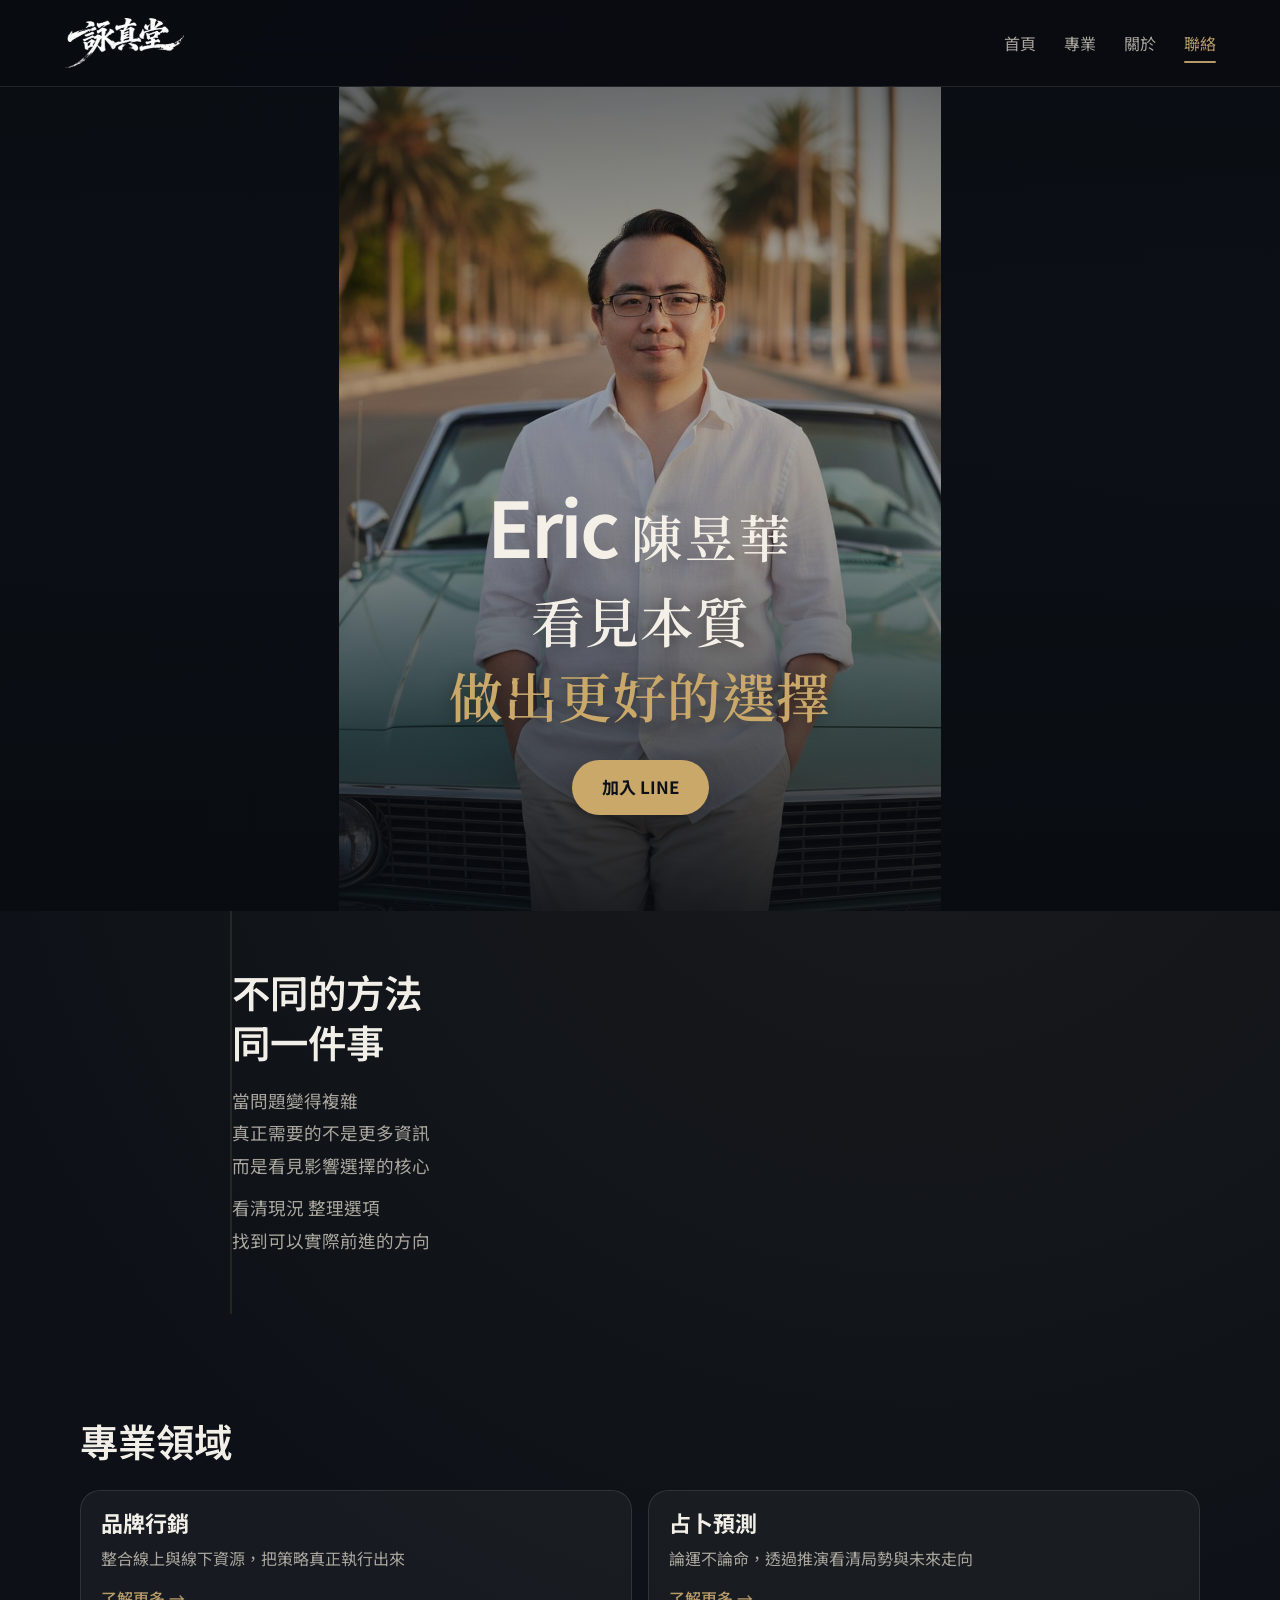
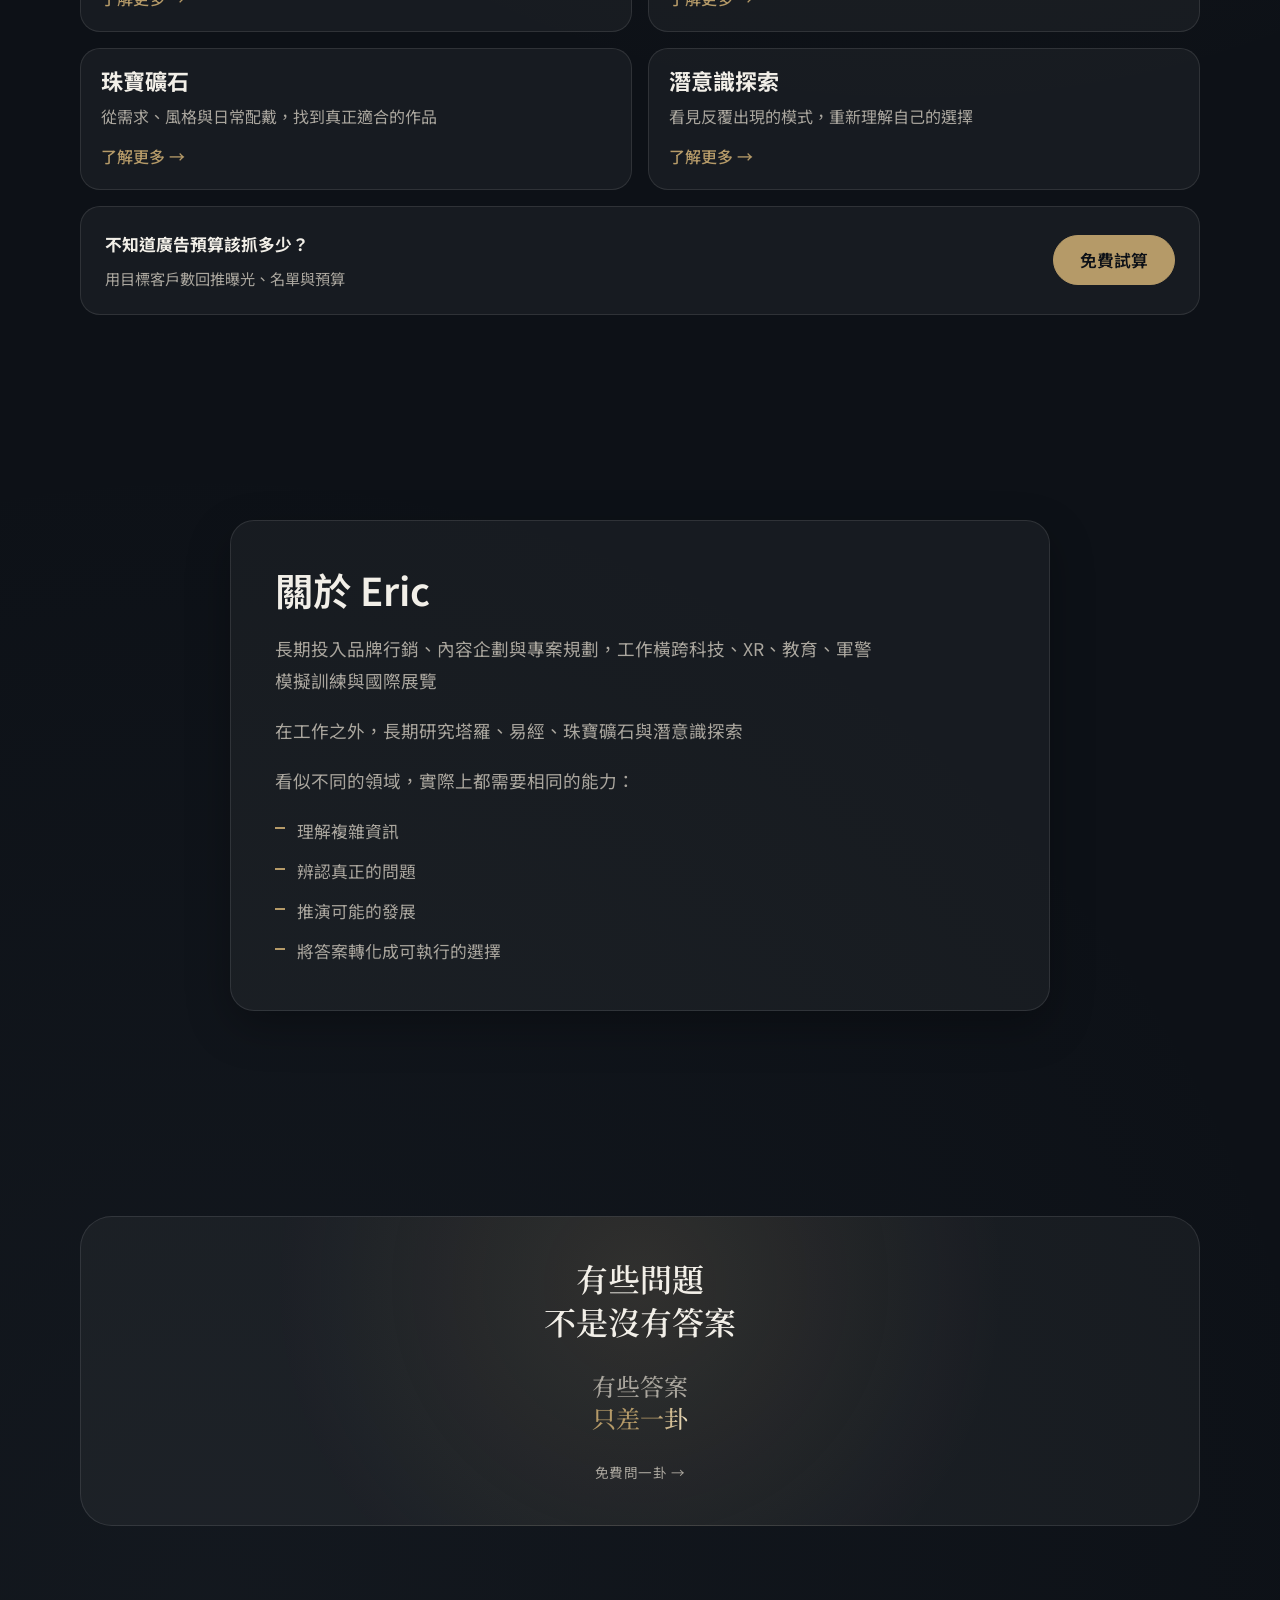
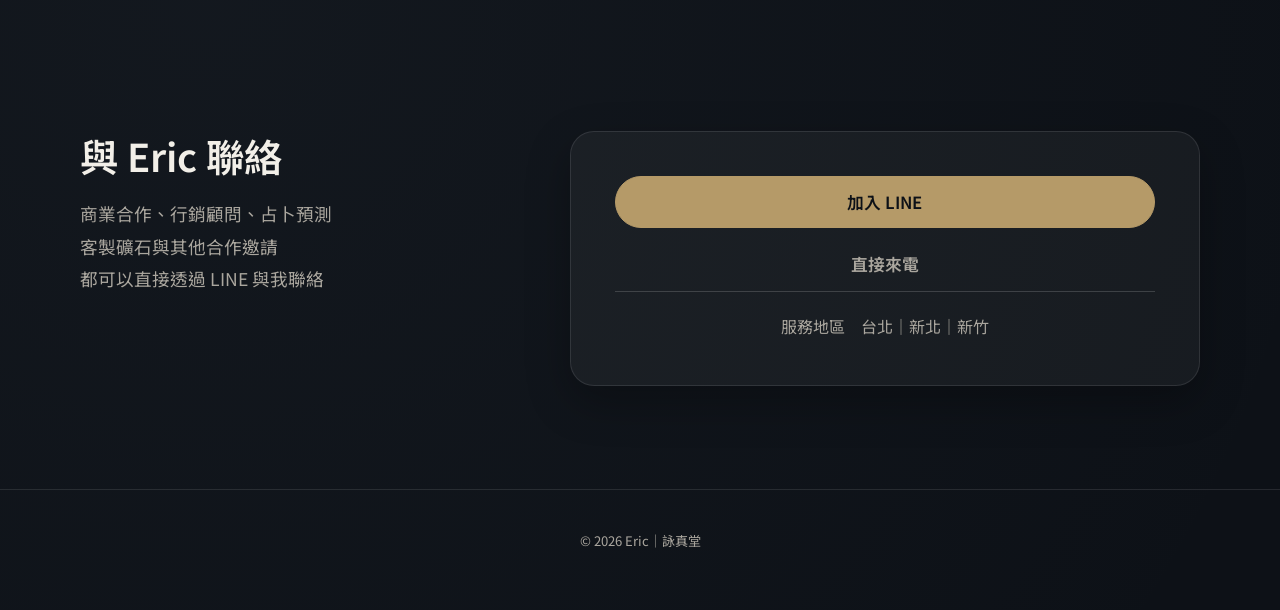
<file: index.html>
<!doctype html>
<html lang="zh-Hant">
<head>
  <meta charset="utf-8">
  <meta name="viewport" content="width=device-width, initial-scale=1, viewport-fit=cover">
  <title>Eric 陳昱華｜詠真堂</title>
  <meta name="description" content="Eric 陳昱華的個人品牌網站，整合品牌行銷、占卜預測、珠寶礦石與潛意識探索，協助個人與品牌看清問題並做出更好的選擇">
  <link rel="canonical" href="https://ericinsocial.github.io/Eric/">
  <meta property="og:type" content="website">
  <meta property="og:title" content="Eric 陳昱華｜詠真堂">
  <meta property="og:description" content="看見本質 做出更好的選擇">
  <meta property="og:image" content="https://ericinsocial.github.io/Eric/Eric%E5%BD%A2%E8%B1%A1%E7%85%A7.jpg">
  <meta property="og:locale" content="zh_TW">
  <meta name="theme-color" content="#0d1117">
  <link rel="manifest" href="manifest.webmanifest">
  <link rel="preconnect" href="https://fonts.googleapis.com">
  <link rel="preconnect" href="https://fonts.gstatic.com" crossorigin>
  <link href="https://fonts.googleapis.com/css2?family=Noto+Sans+TC:wght@400;500;700&family=Noto+Serif+TC:wght@500;600;700&display=swap" rel="stylesheet">
  <link rel="stylesheet" href="style.css">
  <script type="application/ld+json">
  {
    "@context": "https://schema.org",
    "@type": "WebSite",
    "name": "Eric 陳昱華｜詠真堂",
    "url": "https://ericinsocial.github.io/Eric/",
    "description": "Eric 陳昱華的個人品牌網站，整合品牌行銷、占卜預測、珠寶礦石與潛意識探索"
  }
  </script>
</head>
<body>
  <a class="skip-link" href="#main">跳至主要內容</a>

  <header class="site-header" id="top">
    <a class="brand-lockup" href="#top" aria-label="詠真堂首頁">
      <img class="brand-logo" src="./logo白.png" alt="詠真堂" width="1666" height="700">
    </a>
    <nav class="site-nav" id="site-nav" aria-label="主要導覽">
      <a href="#top" data-nav="top" class="active">首頁</a>
      <a href="#services" data-nav="services">專業</a>
      <a href="#about" data-nav="about">關於</a>
      <a href="#contact" data-nav="contact">聯絡</a>
      <span class="nav-indicator" aria-hidden="true"></span>
    </nav>
  </header>

  <main id="main">
    <section class="hero hero-cover" aria-labelledby="hero-title">
      <div class="hero-background" aria-hidden="true">
        <img
          src="./Eric形象照.jpg"
          alt=""
          class="hero-background-image"
          width="1024"
          height="1403"
          fetchpriority="high"
        >
      </div>

      <div class="hero-overlay" aria-hidden="true"></div>

      <div class="hero-content reveal">
        <h1 id="hero-title" class="hero-name">
          <span class="hero-name-en">Eric</span>
          <span class="hero-name-zh">陳昱華</span>
        </h1>

        <p class="hero-tagline">
          看見本質
          <span>做出更好的選擇</span>
        </p>

        <a
          href="https://line.me/ti/p/x0qtal5f5A"
          target="_blank"
          rel="noopener noreferrer"
          class="hero-cta"
        >加入 LINE</a>
      </div>
    </section>

    <section class="positioning section narrow reveal" id="positioning" aria-labelledby="positioning-title">
      <h2 id="positioning-title">不同的方法<br>同一件事</h2>
      <p>當問題變得複雜<br>真正需要的不是更多資訊<br>而是看見影響選擇的核心</p>
      <p>看清現況 整理選項<br>找到可以實際前進的方向</p>
    </section>

    <section class="services section" id="services" aria-labelledby="services-title">
      <div class="section-heading reveal"><h2 id="services-title">專業領域</h2></div>
      <div class="service-list" id="service-list"></div>
      <div class="calc-promo reveal">
        <div class="calc-promo-text">
          <p class="calc-promo-title">不知道廣告預算該抓多少？</p>
          <p class="calc-promo-desc">用目標客戶數回推曝光、名單與預算</p>
        </div>
        <a class="primary-action calc-promo-btn" href="services/marketing/#marketing-funnel-calculator">免費試算</a>
      </div>
    </section>

    <section class="about section narrow" id="about" aria-labelledby="about-title">
      <div class="about-panel reveal">
        <h2 id="about-title">關於 Eric</h2>
        <div class="about-intro">
          <p>長期投入品牌行銷、內容企劃與專案規劃，工作橫跨科技、XR、教育、軍警模擬訓練與國際展覽</p>
          <p>在工作之外，長期研究塔羅、易經、珠寶礦石與潛意識探索</p>
          <p>看似不同的領域，實際上都需要相同的能力：</p>
        </div>
        <ul class="capability-list">
          <li>理解複雜資訊</li>
          <li>辨認真正的問題</li>
          <li>推演可能的發展</li>
          <li>將答案轉化成可執行的選擇</li>
        </ul>
      </div>
    </section>

    <section class="statement section reveal" id="statement" aria-labelledby="statement-title">
      <a
        class="statement-card statement-link"
        href="https://ericinsocial.github.io/I-Ching-Oracle/"
        target="_blank"
        rel="noopener noreferrer"
        aria-label="前往易經 Oracle 免費占卜"
      >
        <h2 id="statement-title">有些問題<br>不是沒有答案</h2>
        <p class="statement-line">有些答案<br><span class="accent-text shine-text">只差一卦</span></p>
        <span class="statement-more">免費問一卦 →</span>
      </a>
    </section>

    <section class="contact section" id="contact" aria-labelledby="contact-title">
      <div class="contact-copy reveal">
        <h2 id="contact-title">與 Eric 聯絡</h2>
        <p>商業合作、行銷顧問、占卜預測<br>客製礦石與其他合作邀請<br>都可以直接透過 LINE 與我聯絡</p>
      </div>
      <div class="contact-panel reveal">
        <div class="contact-primary">
          <a
            href="https://line.me/ti/p/x0qtal5f5A"
            target="_blank"
            rel="noopener noreferrer"
            class="primary-action contact-line-btn"
          >加入 LINE</a>
          <a
            href="tel:0920148119"
            class="secondary-action contact-phone-btn"
          >直接來電</a>
        </div>
        <p class="contact-area">服務地區　台北｜新北｜新竹</p>
      </div>
    </section>
  </main>

  <footer class="site-footer"><p>© <span id="year"></span> Eric｜詠真堂</p></footer>
  <nav class="bottom-nav" aria-label="底部導覽"><a href="#top" data-nav="top" class="active">首頁</a><a href="#services" data-nav="services">專業</a><a href="#about" data-nav="about">關於</a><a href="#contact" data-nav="contact">聯絡</a><span class="nav-indicator" aria-hidden="true"></span></nav>
  <script src="script.js" defer></script>
</body>
</html>
</file>
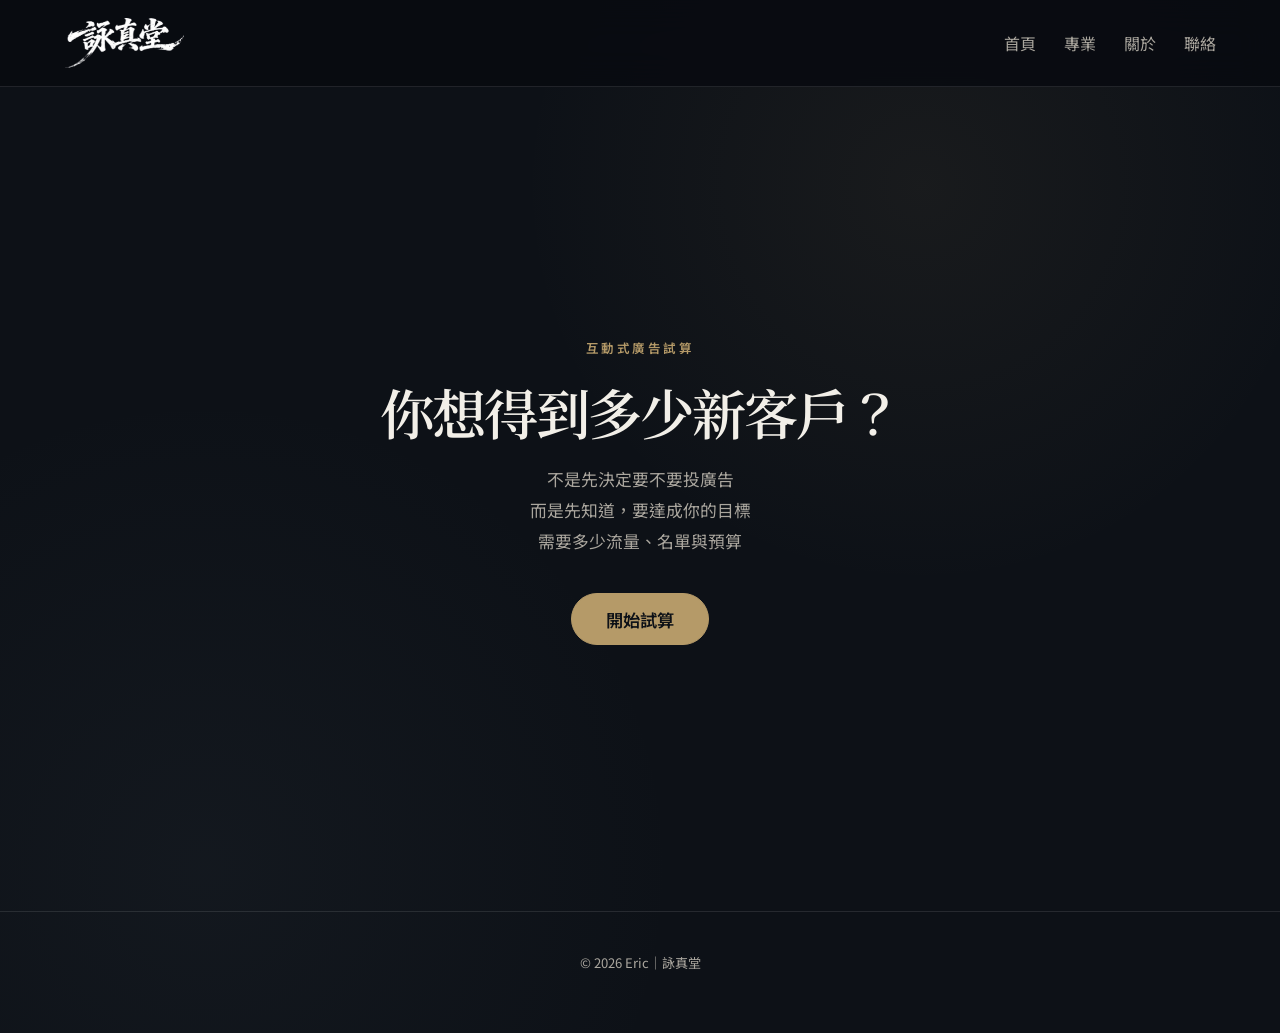
<file: calculator/index.html>
<!doctype html>
<html lang="zh-Hant">
<head>
  <meta charset="utf-8">
  <meta name="viewport" content="width=device-width, initial-scale=1, viewport-fit=cover">
  <title>廣告結果回推試算器｜詠真堂</title>
  <meta name="description" content="不是先決定要不要投廣告，而是先知道要達成你的目標，需要多少流量、名單與預算，輸入你想要的新客戶數，或目前的廣告預算，立即回推完整的商業漏斗">
  <link rel="canonical" href="https://ericinsocial.github.io/Eric/calculator/">
  <meta property="og:type" content="website">
  <meta property="og:title" content="廣告結果回推試算器｜詠真堂">
  <meta property="og:description" content="你想得到多少新客戶？從目標回推完整的廣告漏斗與預算">
  <meta property="og:image" content="https://ericinsocial.github.io/Eric/Eric%E5%BD%A2%E8%B1%A1%E7%85%A7.jpg">
  <meta property="og:locale" content="zh_TW">
  <meta name="theme-color" content="#0d1117">
  <link rel="manifest" href="../manifest.webmanifest">
  <link rel="preconnect" href="https://fonts.googleapis.com">
  <link rel="preconnect" href="https://fonts.gstatic.com" crossorigin>
  <link href="https://fonts.googleapis.com/css2?family=Noto+Sans+TC:wght@400;500;700&family=Noto+Serif+TC:wght@500;600;700&display=swap" rel="stylesheet">
  <link rel="stylesheet" href="../style.css">
  <link rel="stylesheet" href="./calculator.css">
</head>
<body class="calculator-page">
  <a class="skip-link" href="#main">跳至主要內容</a>

  <header class="site-header">
    <a class="brand-lockup" href="../index.html#top" aria-label="詠真堂首頁">
      <img class="brand-logo" src="../logo白.png" alt="詠真堂" width="1666" height="700">
    </a>
    <nav class="site-nav" aria-label="主要導覽">
      <a href="../index.html#top">首頁</a>
      <a href="../index.html#services">專業</a>
      <a href="../index.html#about">關於</a>
      <a href="../index.html#contact">聯絡</a>
    </nav>
  </header>

  <div class="calc-progress" id="calc-progress" hidden aria-hidden="true">
    <div class="calc-progress-fill" id="calc-progress-fill"></div>
  </div>

  <main id="main">
    <section class="calc-hero" id="calc-hero">
      <p class="calc-hero-eyebrow">互動式廣告試算</p>
      <h1 class="calc-hero-title">你想得到多少新客戶？</h1>
      <p class="calc-hero-subtitle">不是先決定要不要投廣告<br>而是先知道，要達成你的目標<br>需要多少流量、名單與預算</p>
      <button type="button" class="primary-action calc-hero-cta" id="calc-start-btn">開始試算</button>
    </section>

    <section class="calc-wizard" id="calc-wizard" hidden aria-live="polite"></section>

    <section class="calc-results" id="calc-results" hidden></section>
  </main>

  <div class="calc-toast" id="calc-toast" role="status" aria-live="polite"></div>

  <footer class="site-footer"><p>© <span id="year"></span> Eric｜詠真堂</p></footer>
  <nav class="bottom-nav" aria-label="底部導覽"><a href="../index.html#top">首頁</a><a href="../index.html#services">專業</a><a href="../index.html#about">關於</a><a href="../index.html#contact">聯絡</a></nav>
  <script src="../script.js" defer></script>
  <script src="./calculator.js" defer></script>
</body>
</html>
</file>
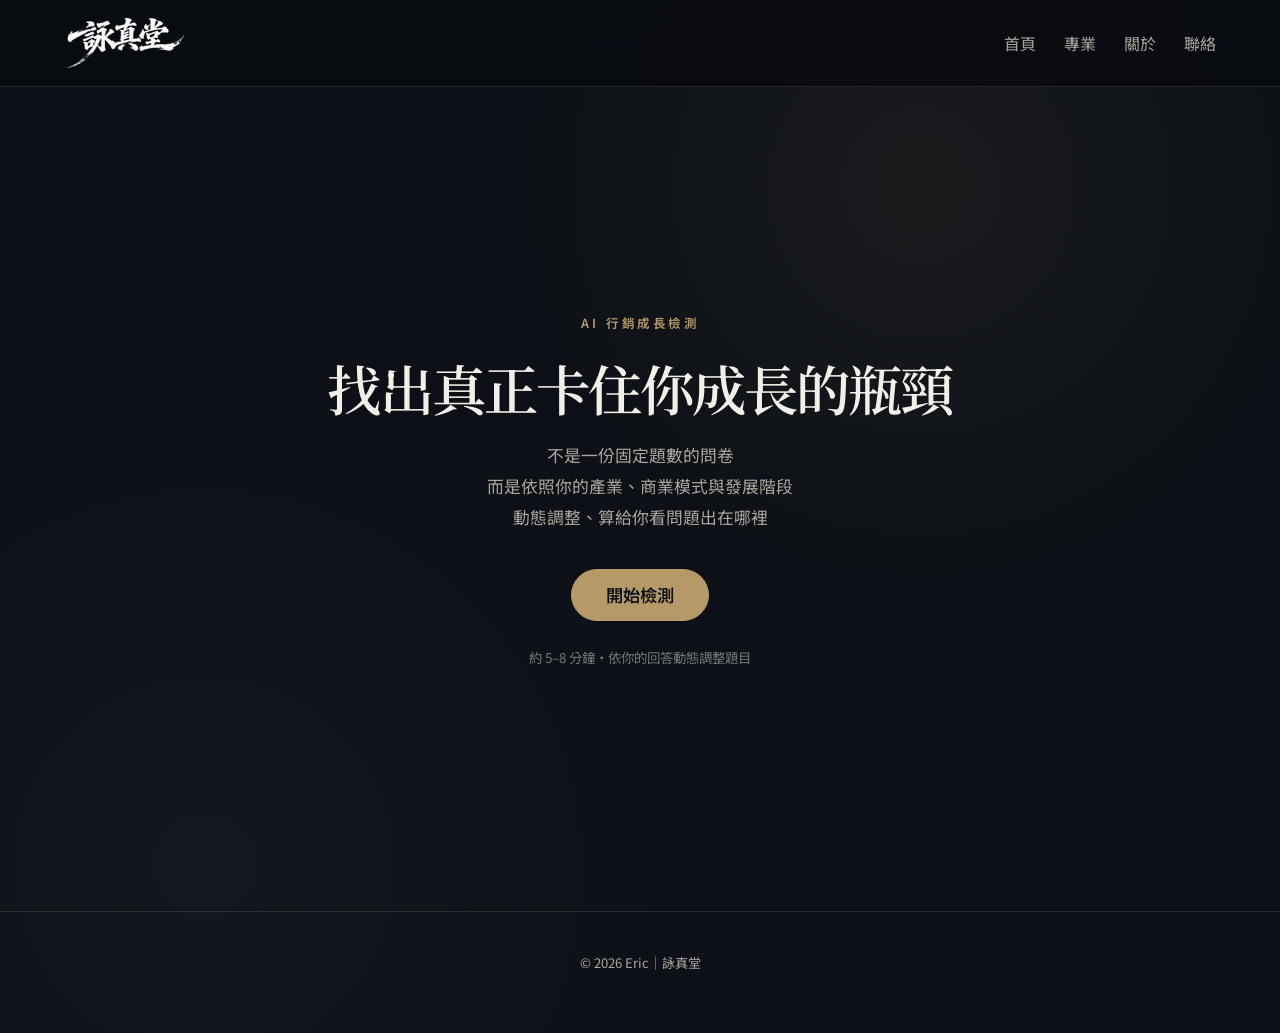
<file: diagnosis/index.html>
<!doctype html>
<html lang="zh-Hant">
<head>
  <meta charset="utf-8">
  <meta name="viewport" content="width=device-width, initial-scale=1, viewport-fit=cover">
  <title>AI 行銷成長檢測｜詠真堂</title>
  <meta name="description" content="不是一份固定題數的問卷，而是依照你的產業、商業模式與發展階段動態調整的行銷成長診斷。找出真正卡住成長的瓶頸，而不是只給你一個籠統的分數。">
  <link rel="canonical" href="https://ericinsocial.github.io/Eric/diagnosis/">
  <meta property="og:type" content="website">
  <meta property="og:title" content="AI 行銷成長檢測｜詠真堂">
  <meta property="og:description" content="找出真正卡住你成長的瓶頸，而不是一份籠統的行銷建議">
  <meta property="og:image" content="https://ericinsocial.github.io/Eric/Eric%E5%BD%A2%E8%B1%A1%E7%85%A7.jpg">
  <meta property="og:locale" content="zh_TW">
  <meta name="theme-color" content="#0d1117">
  <link rel="manifest" href="../manifest.webmanifest">
  <link rel="preconnect" href="https://fonts.googleapis.com">
  <link rel="preconnect" href="https://fonts.gstatic.com" crossorigin>
  <link href="https://fonts.googleapis.com/css2?family=Noto+Sans+TC:wght@400;500;700&family=Noto+Serif+TC:wght@500;600;700&display=swap" rel="stylesheet">
  <link rel="stylesheet" href="../style.css">
  <link rel="stylesheet" href="./diagnosis.css">
</head>
<body class="diagnosis-page">
  <a class="skip-link" href="#main">跳至主要內容</a>

  <header class="site-header">
    <a class="brand-lockup" href="../index.html#top" aria-label="詠真堂首頁">
      <img class="brand-logo" src="../logo白.png" alt="詠真堂" width="1666" height="700">
    </a>
    <nav class="site-nav" aria-label="主要導覽">
      <a href="../index.html#top">首頁</a>
      <a href="../index.html#services">專業</a>
      <a href="../index.html#about">關於</a>
      <a href="../index.html#contact">聯絡</a>
    </nav>
  </header>

  <div class="diag-progress" id="diag-progress" hidden aria-hidden="true">
    <div class="diag-progress-fill" id="diag-progress-fill"></div>
    <p class="diag-progress-label" id="diag-progress-label"></p>
  </div>

  <main id="main">
    <section class="diag-hero" id="diag-hero">
      <p class="diag-hero-eyebrow">AI 行銷成長檢測</p>
      <h1 class="diag-hero-title">找出真正卡住你成長的瓶頸</h1>
      <p class="diag-hero-subtitle">不是一份固定題數的問卷<br>而是依照你的產業、商業模式與發展階段<br>動態調整、算給你看問題出在哪裡</p>
      <button type="button" class="primary-action diag-hero-cta" id="diag-start-btn">開始檢測</button>
      <p class="diag-hero-meta">約 5–8 分鐘・依你的回答動態調整題目</p>
    </section>

    <section class="diag-wizard" id="diag-wizard" hidden aria-live="polite"></section>

    <section class="diag-results" id="diag-results" hidden></section>
  </main>

  <div class="diag-toast" id="diag-toast" role="status" aria-live="polite"></div>

  <footer class="site-footer"><p>© <span id="year"></span> Eric｜詠真堂</p></footer>
  <nav class="bottom-nav" aria-label="底部導覽"><a href="../index.html#top">首頁</a><a href="../index.html#services">專業</a><a href="../index.html#about">關於</a><a href="../index.html#contact">聯絡</a></nav>
  <script src="../script.js" defer></script>
  <script type="module" src="./app.js"></script>
</body>
</html>
</file>
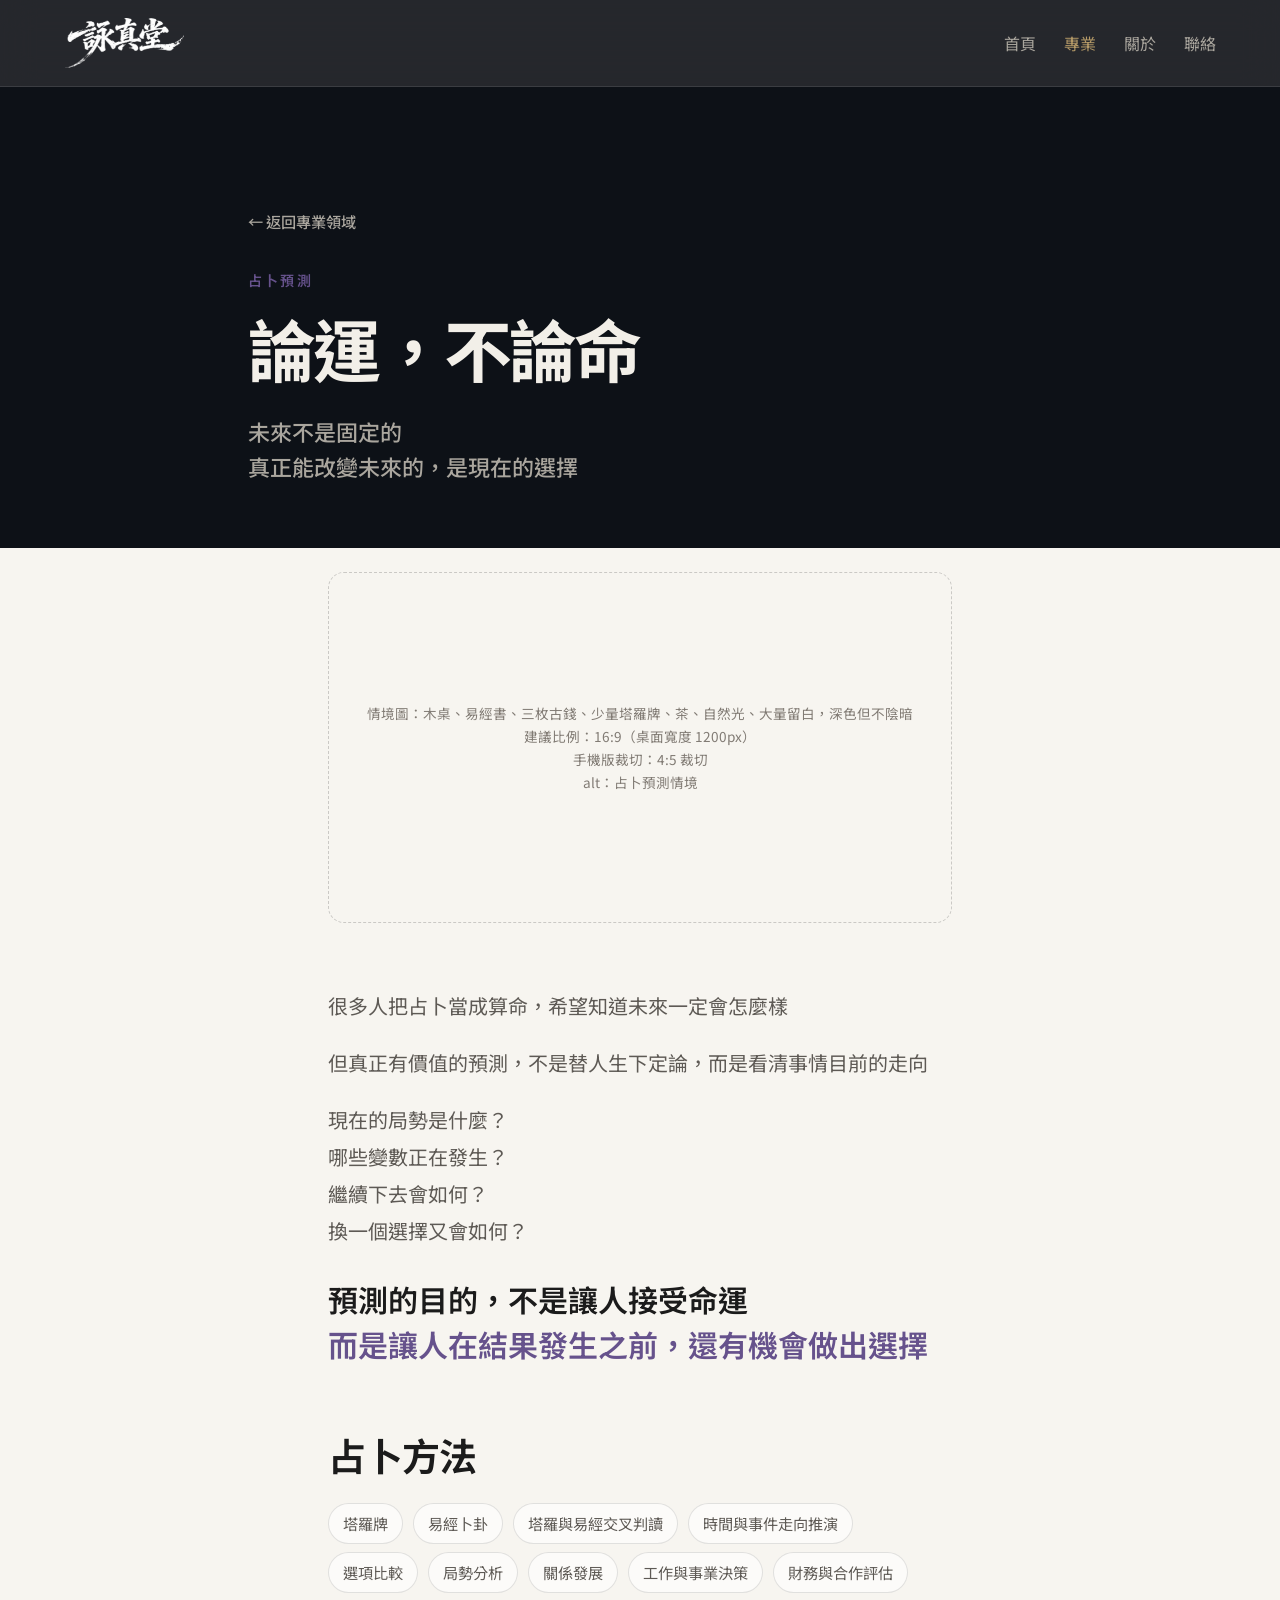
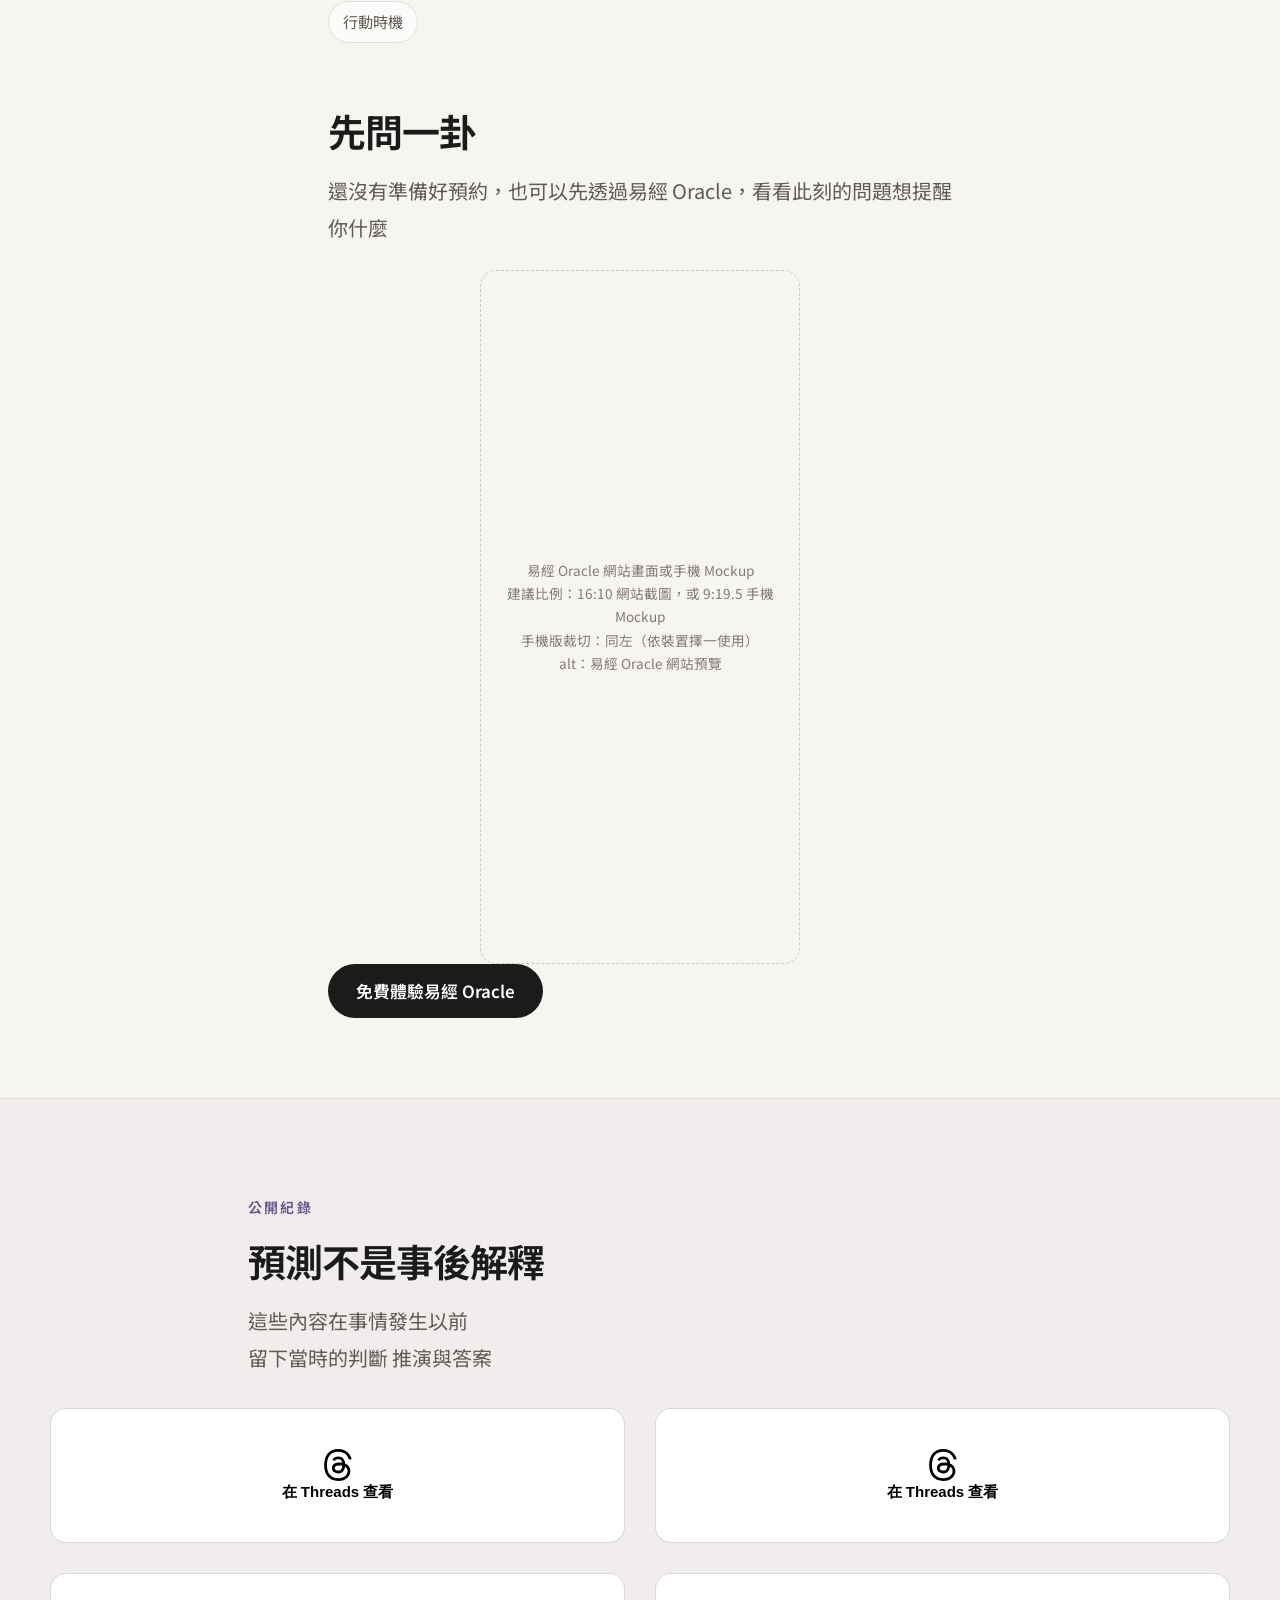
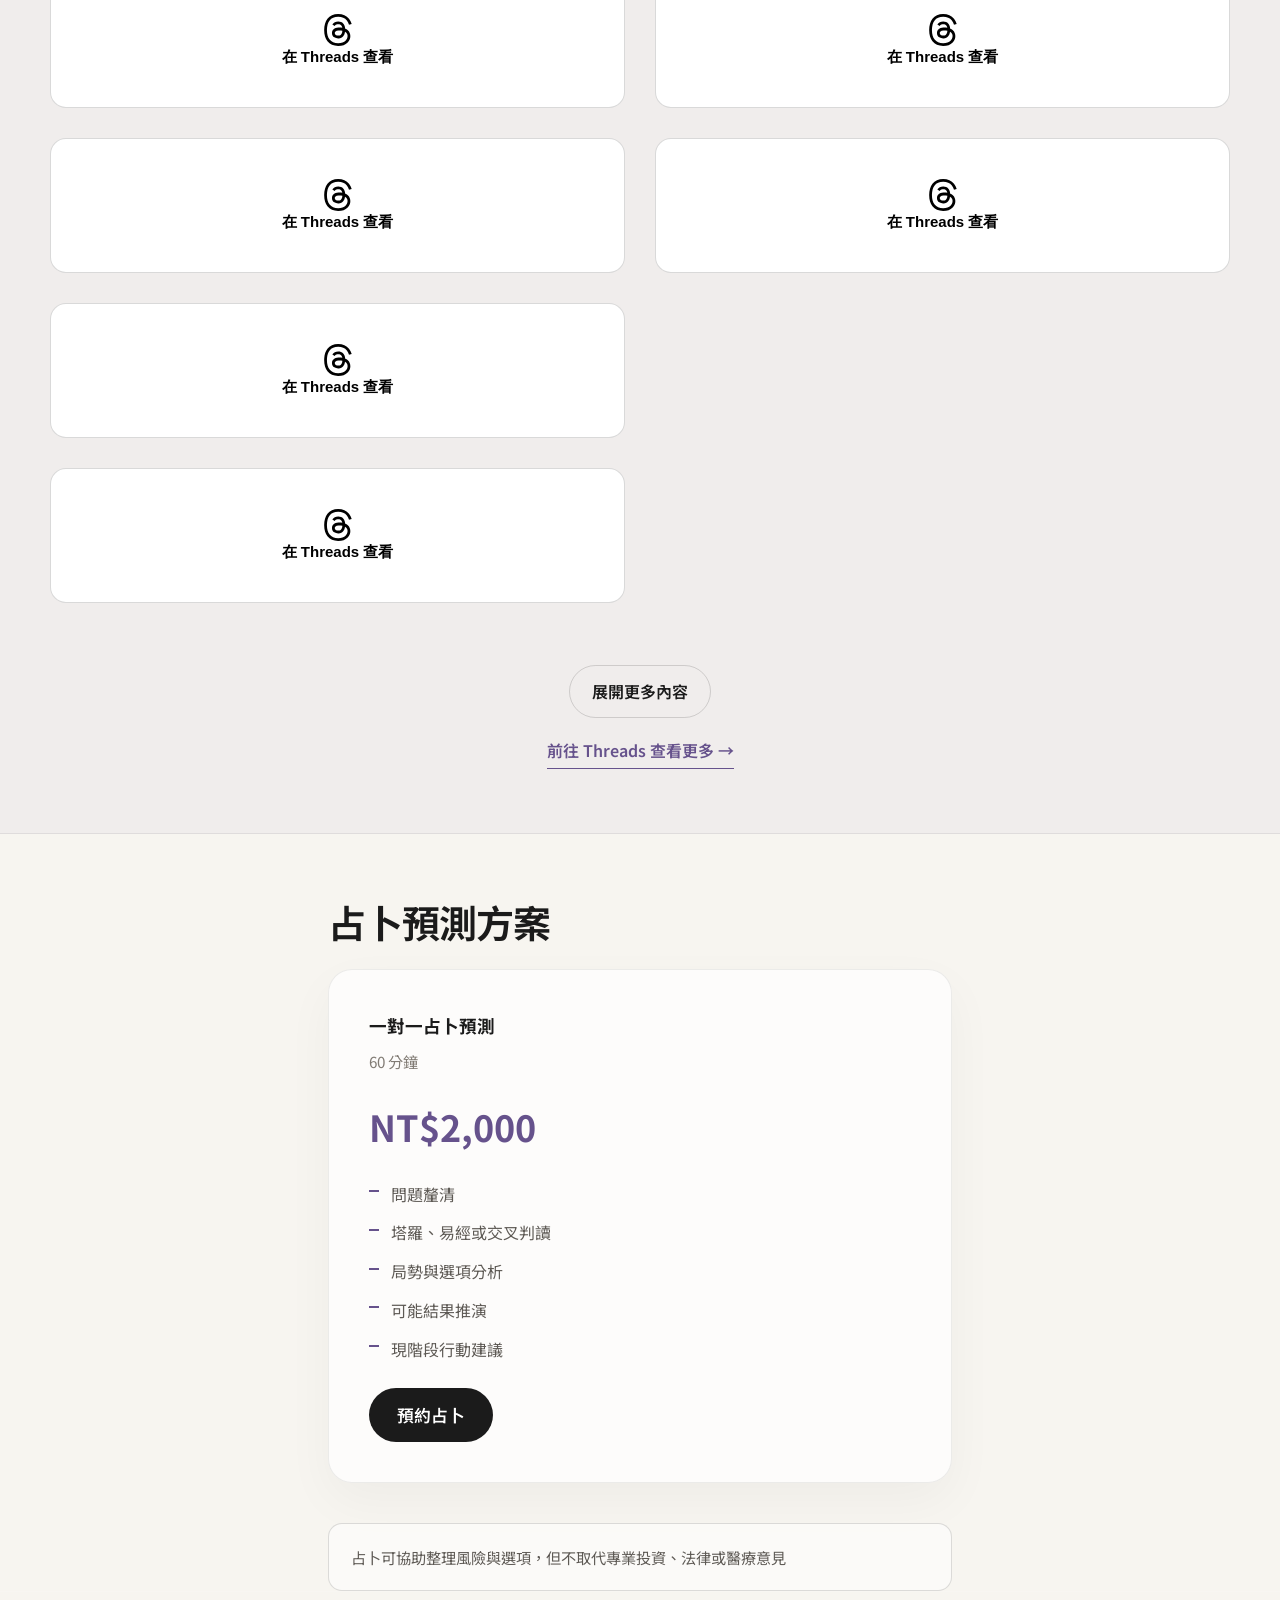
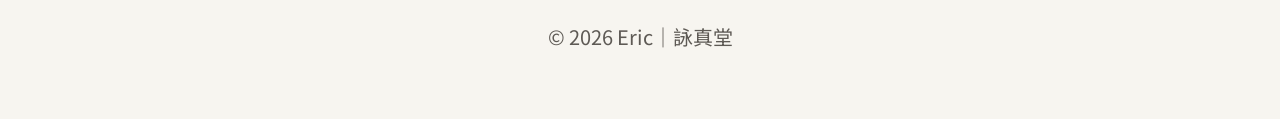
<file: services/divination/index.html>
<!doctype html>
<html lang="zh-Hant">
<head>
  <meta charset="utf-8">
  <meta name="viewport" content="width=device-width, initial-scale=1, viewport-fit=cover">
  <title>占卜預測｜詠真堂</title>
  <meta name="description" content="Eric 陳昱華以塔羅與易經進行占卜預測，重視局勢分析 推演與明確答案，並透過公開內容留下判斷紀錄">
  <link rel="canonical" href="https://ericinsocial.github.io/Eric/services/divination/">
  <meta property="og:type" content="website">
  <meta property="og:title" content="占卜預測｜詠真堂">
  <meta property="og:description" content="論運，不論命。未來不是固定的，真正能改變未來的，是現在的選擇">
  <meta property="og:image" content="https://ericinsocial.github.io/Eric/Eric%E5%BD%A2%E8%B1%A1%E7%85%A7.jpg">
  <meta property="og:locale" content="zh_TW">
  <meta name="theme-color" content="#0d1117">
  <link rel="manifest" href="../../manifest.webmanifest">
  <link rel="preconnect" href="https://fonts.googleapis.com">
  <link rel="preconnect" href="https://fonts.gstatic.com" crossorigin>
  <link href="https://fonts.googleapis.com/css2?family=Noto+Sans+TC:wght@400;500;700&family=Noto+Serif+TC:wght@500;600;700&display=swap" rel="stylesheet">
  <link rel="stylesheet" href="../../style.css">
</head>
<body class="service-page" data-service="divination" style="--service-accent:#66528C; --service-accent-soft:#E8E1F0;">
  <a class="skip-link" href="#main">跳至主要內容</a>

  <header class="site-header">
    <a class="brand-lockup" href="../../index.html#top" aria-label="詠真堂首頁">
      <img class="brand-logo" src="../../logo白.png" alt="詠真堂" width="1666" height="700">
    </a>
    <nav class="site-nav" aria-label="主要導覽">
      <a href="../../index.html#top">首頁</a>
      <a href="../../index.html#services" class="active">專業</a>
      <a href="../../index.html#about">關於</a>
      <a href="../../index.html#contact">聯絡</a>
    </nav>
  </header>

  <main id="main">
    <section class="service-hero">
      <div class="content-wrap">
        <a class="back-link" href="../../index.html#services">← 返回專業領域</a>
        <p class="page-label">占卜預測</p>
        <h1>論運，不論命</h1>
        <p class="hero-lines">未來不是固定的<br>真正能改變未來的，是現在的選擇</p>
      </div>
    </section>

    <div class="content-wrap prose">
      <div id="mount-hero-image" class="reveal-block"></div>
    </div>

    <div class="content-wrap prose content-block">
      <p class="reveal-block">很多人把占卜當成算命，希望知道未來一定會怎麼樣</p>
      <p class="reveal-block">但真正有價值的預測，不是替人生下定論，而是看清事情目前的走向</p>
      <p class="reveal-block">現在的局勢是什麼？<br>哪些變數正在發生？<br>繼續下去會如何？<br>換一個選擇又會如何？</p>
      <p class="emphasis reveal-block">預測的目的，不是讓人接受命運<br><span class="accent">而是讓人在結果發生之前，還有機會做出選擇</span></p>
    </div>

    <div class="content-wrap prose content-block">
      <h2 class="reveal-block">占卜方法</h2>
      <div id="mount-methods" class="reveal-block"></div>
    </div>

    <div class="content-wrap prose content-block">
      <h2 class="reveal-block">先問一卦</h2>
      <p class="reveal-block">還沒有準備好預約，也可以先透過易經 Oracle，看看此刻的問題想提醒你什麼</p>
      <div id="mount-oracle-image" class="reveal-block"></div>
      <a
        class="cta-button reveal-block"
        href="https://ericinsocial.github.io/I-Ching-Oracle/"
        target="_blank"
        rel="noopener noreferrer"
      >免費體驗易經 Oracle</a>
    </div>

    <section class="threads-showcase content-block" aria-labelledby="threads-heading-divination" style="background: rgba(102, 82, 140, .045);">
      <div class="content-wrap threads-heading">
        <p class="page-label">公開紀錄</p>
        <h2 id="threads-heading-divination">預測不是事後解釋</h2>
        <p class="threads-intro">這些內容在事情發生以前<br>留下當時的判斷 推演與答案</p>
      </div>

      <div class="threads-feed">
        <div class="threads-primary">
          <article class="thread-entry">
          <blockquote class="text-post-media" data-text-post-permalink="https://www.threads.com/@magician.eric/post/DDf_C0gzoXl" data-text-post-version="0" id="ig-tp-DDf_C0gzoXl" style=" background:#FFF; border-width: 1px; border-style: solid; border-color: #00000026; border-radius: 16px; max-width:650px; margin: 1px; min-width:270px; padding:0; width:99.375%; width:-webkit-calc(100% - 2px); width:calc(100% - 2px);"> <a href="https://www.threads.com/@magician.eric/post/DDf_C0gzoXl" style=" background:#FFFFFF; line-height:0; padding:0 0; text-align:center; text-decoration:none; width:100%; font-family: -apple-system, BlinkMacSystemFont, sans-serif;" target="_blank"> <div style=" padding: 40px; display: flex; flex-direction: column; align-items: center;"><div style=" display:block; height:32px; width:32px; padding-bottom:20px;"> <svg aria-label="Threads" height="32px" role="img" viewBox="0 0 192 192" width="32px" xmlns="http://www.w3.org/2000/svg"> <path d="M141.537 88.9883C140.71 88.5919 139.87 88.2104 139.019 87.8451C137.537 60.5382 122.616 44.905 97.5619 44.745C97.4484 44.7443 97.3355 44.7443 97.222 44.7443C82.2364 44.7443 69.7731 51.1409 62.102 62.7807L75.881 72.2328C81.6116 63.5383 90.6052 61.6848 97.2286 61.6848C97.3051 61.6848 97.3819 61.6848 97.4576 61.6855C105.707 61.7381 111.932 64.1366 115.961 68.814C118.893 72.2193 120.854 76.925 121.825 82.8638C114.511 81.6207 106.601 81.2385 98.145 81.7233C74.3247 83.0954 59.0111 96.9879 60.0396 116.292C60.5615 126.084 65.4397 134.508 73.775 140.011C80.8224 144.663 89.899 146.938 99.3323 146.423C111.79 145.74 121.563 140.987 128.381 132.296C133.559 125.696 136.834 117.143 138.28 106.366C144.217 109.949 148.617 114.664 151.047 120.332C155.179 129.967 155.42 145.8 142.501 158.708C131.182 170.016 117.576 174.908 97.0135 175.059C74.2042 174.89 56.9538 167.575 45.7381 153.317C35.2355 139.966 29.8077 120.682 29.6052 96C29.8077 71.3178 35.2355 52.0336 45.7381 38.6827C56.9538 24.4249 74.2039 17.11 97.0132 16.9405C119.988 17.1113 137.539 24.4614 149.184 38.788C154.894 45.8136 159.199 54.6488 162.037 64.9503L178.184 60.6422C174.744 47.9622 169.331 37.0357 161.965 27.974C147.036 9.60668 125.202 0.195148 97.0695 0H96.9569C68.8816 0.19447 47.2921 9.6418 32.7883 28.0793C19.8819 44.4864 13.2244 67.3157 13.0007 95.9325L13 96L13.0007 96.0675C13.2244 124.684 19.8819 147.514 32.7883 163.921C47.2921 182.358 68.8816 191.806 96.9569 192H97.0695C122.03 191.827 139.624 185.292 154.118 170.811C173.081 151.866 172.51 128.119 166.26 113.541C161.776 103.087 153.227 94.5962 141.537 88.9883ZM98.4405 129.507C88.0005 130.095 77.1544 125.409 76.6196 115.372C76.2232 107.93 81.9158 99.626 99.0812 98.6368C101.047 98.5234 102.976 98.468 104.871 98.468C111.106 98.468 116.939 99.0737 122.242 100.233C120.264 124.935 108.662 128.946 98.4405 129.507Z" /></svg></div><div style=" font-size: 15px; line-height: 21px; color: #000000; font-weight: 600; "> 在 Threads 查看</div></div></a></blockquote>
          </article>

          <article class="thread-entry">
          <blockquote class="text-post-media" data-text-post-permalink="https://www.threads.com/@magician.eric/post/DDgqT1sBxuR" data-text-post-version="0" id="ig-tp-DDgqT1sBxuR" style=" background:#FFF; border-width: 1px; border-style: solid; border-color: #00000026; border-radius: 16px; max-width:650px; margin: 1px; min-width:270px; padding:0; width:99.375%; width:-webkit-calc(100% - 2px); width:calc(100% - 2px);"> <a href="https://www.threads.com/@magician.eric/post/DDgqT1sBxuR" style=" background:#FFFFFF; line-height:0; padding:0 0; text-align:center; text-decoration:none; width:100%; font-family: -apple-system, BlinkMacSystemFont, sans-serif;" target="_blank"> <div style=" padding: 40px; display: flex; flex-direction: column; align-items: center;"><div style=" display:block; height:32px; width:32px; padding-bottom:20px;"> <svg aria-label="Threads" height="32px" role="img" viewBox="0 0 192 192" width="32px" xmlns="http://www.w3.org/2000/svg"> <path d="M141.537 88.9883C140.71 88.5919 139.87 88.2104 139.019 87.8451C137.537 60.5382 122.616 44.905 97.5619 44.745C97.4484 44.7443 97.3355 44.7443 97.222 44.7443C82.2364 44.7443 69.7731 51.1409 62.102 62.7807L75.881 72.2328C81.6116 63.5383 90.6052 61.6848 97.2286 61.6848C97.3051 61.6848 97.3819 61.6848 97.4576 61.6855C105.707 61.7381 111.932 64.1366 115.961 68.814C118.893 72.2193 120.854 76.925 121.825 82.8638C114.511 81.6207 106.601 81.2385 98.145 81.7233C74.3247 83.0954 59.0111 96.9879 60.0396 116.292C60.5615 126.084 65.4397 134.508 73.775 140.011C80.8224 144.663 89.899 146.938 99.3323 146.423C111.79 145.74 121.563 140.987 128.381 132.296C133.559 125.696 136.834 117.143 138.28 106.366C144.217 109.949 148.617 114.664 151.047 120.332C155.179 129.967 155.42 145.8 142.501 158.708C131.182 170.016 117.576 174.908 97.0135 175.059C74.2042 174.89 56.9538 167.575 45.7381 153.317C35.2355 139.966 29.8077 120.682 29.6052 96C29.8077 71.3178 35.2355 52.0336 45.7381 38.6827C56.9538 24.4249 74.2039 17.11 97.0132 16.9405C119.988 17.1113 137.539 24.4614 149.184 38.788C154.894 45.8136 159.199 54.6488 162.037 64.9503L178.184 60.6422C174.744 47.9622 169.331 37.0357 161.965 27.974C147.036 9.60668 125.202 0.195148 97.0695 0H96.9569C68.8816 0.19447 47.2921 9.6418 32.7883 28.0793C19.8819 44.4864 13.2244 67.3157 13.0007 95.9325L13 96L13.0007 96.0675C13.2244 124.684 19.8819 147.514 32.7883 163.921C47.2921 182.358 68.8816 191.806 96.9569 192H97.0695C122.03 191.827 139.624 185.292 154.118 170.811C173.081 151.866 172.51 128.119 166.26 113.541C161.776 103.087 153.227 94.5962 141.537 88.9883ZM98.4405 129.507C88.0005 130.095 77.1544 125.409 76.6196 115.372C76.2232 107.93 81.9158 99.626 99.0812 98.6368C101.047 98.5234 102.976 98.468 104.871 98.468C111.106 98.468 116.939 99.0737 122.242 100.233C120.264 124.935 108.662 128.946 98.4405 129.507Z" /></svg></div><div style=" font-size: 15px; line-height: 21px; color: #000000; font-weight: 600; "> 在 Threads 查看</div></div></a></blockquote>
          </article>

          <article class="thread-entry">
          <blockquote class="text-post-media" data-text-post-permalink="https://www.threads.com/@magician.eric/post/DJ_CF9DSFtY" data-text-post-version="0" id="ig-tp-DJ_CF9DSFtY" style=" background:#FFF; border-width: 1px; border-style: solid; border-color: #00000026; border-radius: 16px; max-width:650px; margin: 1px; min-width:270px; padding:0; width:99.375%; width:-webkit-calc(100% - 2px); width:calc(100% - 2px);"> <a href="https://www.threads.com/@magician.eric/post/DJ_CF9DSFtY" style=" background:#FFFFFF; line-height:0; padding:0 0; text-align:center; text-decoration:none; width:100%; font-family: -apple-system, BlinkMacSystemFont, sans-serif;" target="_blank"> <div style=" padding: 40px; display: flex; flex-direction: column; align-items: center;"><div style=" display:block; height:32px; width:32px; padding-bottom:20px;"> <svg aria-label="Threads" height="32px" role="img" viewBox="0 0 192 192" width="32px" xmlns="http://www.w3.org/2000/svg"> <path d="M141.537 88.9883C140.71 88.5919 139.87 88.2104 139.019 87.8451C137.537 60.5382 122.616 44.905 97.5619 44.745C97.4484 44.7443 97.3355 44.7443 97.222 44.7443C82.2364 44.7443 69.7731 51.1409 62.102 62.7807L75.881 72.2328C81.6116 63.5383 90.6052 61.6848 97.2286 61.6848C97.3051 61.6848 97.3819 61.6848 97.4576 61.6855C105.707 61.7381 111.932 64.1366 115.961 68.814C118.893 72.2193 120.854 76.925 121.825 82.8638C114.511 81.6207 106.601 81.2385 98.145 81.7233C74.3247 83.0954 59.0111 96.9879 60.0396 116.292C60.5615 126.084 65.4397 134.508 73.775 140.011C80.8224 144.663 89.899 146.938 99.3323 146.423C111.79 145.74 121.563 140.987 128.381 132.296C133.559 125.696 136.834 117.143 138.28 106.366C144.217 109.949 148.617 114.664 151.047 120.332C155.179 129.967 155.42 145.8 142.501 158.708C131.182 170.016 117.576 174.908 97.0135 175.059C74.2042 174.89 56.9538 167.575 45.7381 153.317C35.2355 139.966 29.8077 120.682 29.6052 96C29.8077 71.3178 35.2355 52.0336 45.7381 38.6827C56.9538 24.4249 74.2039 17.11 97.0132 16.9405C119.988 17.1113 137.539 24.4614 149.184 38.788C154.894 45.8136 159.199 54.6488 162.037 64.9503L178.184 60.6422C174.744 47.9622 169.331 37.0357 161.965 27.974C147.036 9.60668 125.202 0.195148 97.0695 0H96.9569C68.8816 0.19447 47.2921 9.6418 32.7883 28.0793C19.8819 44.4864 13.2244 67.3157 13.0007 95.9325L13 96L13.0007 96.0675C13.2244 124.684 19.8819 147.514 32.7883 163.921C47.2921 182.358 68.8816 191.806 96.9569 192H97.0695C122.03 191.827 139.624 185.292 154.118 170.811C173.081 151.866 172.51 128.119 166.26 113.541C161.776 103.087 153.227 94.5962 141.537 88.9883ZM98.4405 129.507C88.0005 130.095 77.1544 125.409 76.6196 115.372C76.2232 107.93 81.9158 99.626 99.0812 98.6368C101.047 98.5234 102.976 98.468 104.871 98.468C111.106 98.468 116.939 99.0737 122.242 100.233C120.264 124.935 108.662 128.946 98.4405 129.507Z" /></svg></div><div style=" font-size: 15px; line-height: 21px; color: #000000; font-weight: 600; "> 在 Threads 查看</div></div></a></blockquote>
          </article>

          <article class="thread-entry">
          <blockquote class="text-post-media" data-text-post-permalink="https://www.threads.com/@magician.eric/post/DHxhyVAx1IQ" data-text-post-version="0" id="ig-tp-DHxhyVAx1IQ" style=" background:#FFF; border-width: 1px; border-style: solid; border-color: #00000026; border-radius: 16px; max-width:650px; margin: 1px; min-width:270px; padding:0; width:99.375%; width:-webkit-calc(100% - 2px); width:calc(100% - 2px);"> <a href="https://www.threads.com/@magician.eric/post/DHxhyVAx1IQ" style=" background:#FFFFFF; line-height:0; padding:0 0; text-align:center; text-decoration:none; width:100%; font-family: -apple-system, BlinkMacSystemFont, sans-serif;" target="_blank"> <div style=" padding: 40px; display: flex; flex-direction: column; align-items: center;"><div style=" display:block; height:32px; width:32px; padding-bottom:20px;"> <svg aria-label="Threads" height="32px" role="img" viewBox="0 0 192 192" width="32px" xmlns="http://www.w3.org/2000/svg"> <path d="M141.537 88.9883C140.71 88.5919 139.87 88.2104 139.019 87.8451C137.537 60.5382 122.616 44.905 97.5619 44.745C97.4484 44.7443 97.3355 44.7443 97.222 44.7443C82.2364 44.7443 69.7731 51.1409 62.102 62.7807L75.881 72.2328C81.6116 63.5383 90.6052 61.6848 97.2286 61.6848C97.3051 61.6848 97.3819 61.6848 97.4576 61.6855C105.707 61.7381 111.932 64.1366 115.961 68.814C118.893 72.2193 120.854 76.925 121.825 82.8638C114.511 81.6207 106.601 81.2385 98.145 81.7233C74.3247 83.0954 59.0111 96.9879 60.0396 116.292C60.5615 126.084 65.4397 134.508 73.775 140.011C80.8224 144.663 89.899 146.938 99.3323 146.423C111.79 145.74 121.563 140.987 128.381 132.296C133.559 125.696 136.834 117.143 138.28 106.366C144.217 109.949 148.617 114.664 151.047 120.332C155.179 129.967 155.42 145.8 142.501 158.708C131.182 170.016 117.576 174.908 97.0135 175.059C74.2042 174.89 56.9538 167.575 45.7381 153.317C35.2355 139.966 29.8077 120.682 29.6052 96C29.8077 71.3178 35.2355 52.0336 45.7381 38.6827C56.9538 24.4249 74.2039 17.11 97.0132 16.9405C119.988 17.1113 137.539 24.4614 149.184 38.788C154.894 45.8136 159.199 54.6488 162.037 64.9503L178.184 60.6422C174.744 47.9622 169.331 37.0357 161.965 27.974C147.036 9.60668 125.202 0.195148 97.0695 0H96.9569C68.8816 0.19447 47.2921 9.6418 32.7883 28.0793C19.8819 44.4864 13.2244 67.3157 13.0007 95.9325L13 96L13.0007 96.0675C13.2244 124.684 19.8819 147.514 32.7883 163.921C47.2921 182.358 68.8816 191.806 96.9569 192H97.0695C122.03 191.827 139.624 185.292 154.118 170.811C173.081 151.866 172.51 128.119 166.26 113.541C161.776 103.087 153.227 94.5962 141.537 88.9883ZM98.4405 129.507C88.0005 130.095 77.1544 125.409 76.6196 115.372C76.2232 107.93 81.9158 99.626 99.0812 98.6368C101.047 98.5234 102.976 98.468 104.871 98.468C111.106 98.468 116.939 99.0737 122.242 100.233C120.264 124.935 108.662 128.946 98.4405 129.507Z" /></svg></div><div style=" font-size: 15px; line-height: 21px; color: #000000; font-weight: 600; "> 在 Threads 查看</div></div></a></blockquote>
          </article>

          <article class="thread-entry">
          <blockquote class="text-post-media" data-text-post-permalink="https://www.threads.com/@magician.eric/post/DHqBRwLx5hD" data-text-post-version="0" id="ig-tp-DHqBRwLx5hD" style=" background:#FFF; border-width: 1px; border-style: solid; border-color: #00000026; border-radius: 16px; max-width:650px; margin: 1px; min-width:270px; padding:0; width:99.375%; width:-webkit-calc(100% - 2px); width:calc(100% - 2px);"> <a href="https://www.threads.com/@magician.eric/post/DHqBRwLx5hD" style=" background:#FFFFFF; line-height:0; padding:0 0; text-align:center; text-decoration:none; width:100%; font-family: -apple-system, BlinkMacSystemFont, sans-serif;" target="_blank"> <div style=" padding: 40px; display: flex; flex-direction: column; align-items: center;"><div style=" display:block; height:32px; width:32px; padding-bottom:20px;"> <svg aria-label="Threads" height="32px" role="img" viewBox="0 0 192 192" width="32px" xmlns="http://www.w3.org/2000/svg"> <path d="M141.537 88.9883C140.71 88.5919 139.87 88.2104 139.019 87.8451C137.537 60.5382 122.616 44.905 97.5619 44.745C97.4484 44.7443 97.3355 44.7443 97.222 44.7443C82.2364 44.7443 69.7731 51.1409 62.102 62.7807L75.881 72.2328C81.6116 63.5383 90.6052 61.6848 97.2286 61.6848C97.3051 61.6848 97.3819 61.6848 97.4576 61.6855C105.707 61.7381 111.932 64.1366 115.961 68.814C118.893 72.2193 120.854 76.925 121.825 82.8638C114.511 81.6207 106.601 81.2385 98.145 81.7233C74.3247 83.0954 59.0111 96.9879 60.0396 116.292C60.5615 126.084 65.4397 134.508 73.775 140.011C80.8224 144.663 89.899 146.938 99.3323 146.423C111.79 145.74 121.563 140.987 128.381 132.296C133.559 125.696 136.834 117.143 138.28 106.366C144.217 109.949 148.617 114.664 151.047 120.332C155.179 129.967 155.42 145.8 142.501 158.708C131.182 170.016 117.576 174.908 97.0135 175.059C74.2042 174.89 56.9538 167.575 45.7381 153.317C35.2355 139.966 29.8077 120.682 29.6052 96C29.8077 71.3178 35.2355 52.0336 45.7381 38.6827C56.9538 24.4249 74.2039 17.11 97.0132 16.9405C119.988 17.1113 137.539 24.4614 149.184 38.788C154.894 45.8136 159.199 54.6488 162.037 64.9503L178.184 60.6422C174.744 47.9622 169.331 37.0357 161.965 27.974C147.036 9.60668 125.202 0.195148 97.0695 0H96.9569C68.8816 0.19447 47.2921 9.6418 32.7883 28.0793C19.8819 44.4864 13.2244 67.3157 13.0007 95.9325L13 96L13.0007 96.0675C13.2244 124.684 19.8819 147.514 32.7883 163.921C47.2921 182.358 68.8816 191.806 96.9569 192H97.0695C122.03 191.827 139.624 185.292 154.118 170.811C173.081 151.866 172.51 128.119 166.26 113.541C161.776 103.087 153.227 94.5962 141.537 88.9883ZM98.4405 129.507C88.0005 130.095 77.1544 125.409 76.6196 115.372C76.2232 107.93 81.9158 99.626 99.0812 98.6368C101.047 98.5234 102.976 98.468 104.871 98.468C111.106 98.468 116.939 99.0737 122.242 100.233C120.264 124.935 108.662 128.946 98.4405 129.507Z" /></svg></div><div style=" font-size: 15px; line-height: 21px; color: #000000; font-weight: 600; "> 在 Threads 查看</div></div></a></blockquote>
          </article>

          <article class="thread-entry">
          <blockquote class="text-post-media" data-text-post-permalink="https://www.threads.com/@magician.eric/post/DHSh9_hxrJU" data-text-post-version="0" id="ig-tp-DHSh9_hxrJU" style=" background:#FFF; border-width: 1px; border-style: solid; border-color: #00000026; border-radius: 16px; max-width:650px; margin: 1px; min-width:270px; padding:0; width:99.375%; width:-webkit-calc(100% - 2px); width:calc(100% - 2px);"> <a href="https://www.threads.com/@magician.eric/post/DHSh9_hxrJU" style=" background:#FFFFFF; line-height:0; padding:0 0; text-align:center; text-decoration:none; width:100%; font-family: -apple-system, BlinkMacSystemFont, sans-serif;" target="_blank"> <div style=" padding: 40px; display: flex; flex-direction: column; align-items: center;"><div style=" display:block; height:32px; width:32px; padding-bottom:20px;"> <svg aria-label="Threads" height="32px" role="img" viewBox="0 0 192 192" width="32px" xmlns="http://www.w3.org/2000/svg"> <path d="M141.537 88.9883C140.71 88.5919 139.87 88.2104 139.019 87.8451C137.537 60.5382 122.616 44.905 97.5619 44.745C97.4484 44.7443 97.3355 44.7443 97.222 44.7443C82.2364 44.7443 69.7731 51.1409 62.102 62.7807L75.881 72.2328C81.6116 63.5383 90.6052 61.6848 97.2286 61.6848C97.3051 61.6848 97.3819 61.6848 97.4576 61.6855C105.707 61.7381 111.932 64.1366 115.961 68.814C118.893 72.2193 120.854 76.925 121.825 82.8638C114.511 81.6207 106.601 81.2385 98.145 81.7233C74.3247 83.0954 59.0111 96.9879 60.0396 116.292C60.5615 126.084 65.4397 134.508 73.775 140.011C80.8224 144.663 89.899 146.938 99.3323 146.423C111.79 145.74 121.563 140.987 128.381 132.296C133.559 125.696 136.834 117.143 138.28 106.366C144.217 109.949 148.617 114.664 151.047 120.332C155.179 129.967 155.42 145.8 142.501 158.708C131.182 170.016 117.576 174.908 97.0135 175.059C74.2042 174.89 56.9538 167.575 45.7381 153.317C35.2355 139.966 29.8077 120.682 29.6052 96C29.8077 71.3178 35.2355 52.0336 45.7381 38.6827C56.9538 24.4249 74.2039 17.11 97.0132 16.9405C119.988 17.1113 137.539 24.4614 149.184 38.788C154.894 45.8136 159.199 54.6488 162.037 64.9503L178.184 60.6422C174.744 47.9622 169.331 37.0357 161.965 27.974C147.036 9.60668 125.202 0.195148 97.0695 0H96.9569C68.8816 0.19447 47.2921 9.6418 32.7883 28.0793C19.8819 44.4864 13.2244 67.3157 13.0007 95.9325L13 96L13.0007 96.0675C13.2244 124.684 19.8819 147.514 32.7883 163.921C47.2921 182.358 68.8816 191.806 96.9569 192H97.0695C122.03 191.827 139.624 185.292 154.118 170.811C173.081 151.866 172.51 128.119 166.26 113.541C161.776 103.087 153.227 94.5962 141.537 88.9883ZM98.4405 129.507C88.0005 130.095 77.1544 125.409 76.6196 115.372C76.2232 107.93 81.9158 99.626 99.0812 98.6368C101.047 98.5234 102.976 98.468 104.871 98.468C111.106 98.468 116.939 99.0737 122.242 100.233C120.264 124.935 108.662 128.946 98.4405 129.507Z" /></svg></div><div style=" font-size: 15px; line-height: 21px; color: #000000; font-weight: 600; "> 在 Threads 查看</div></div></a></blockquote>
          </article>
        </div>

        <div class="threads-extra" hidden>
          <article class="thread-entry">
          <blockquote class="text-post-media" data-text-post-permalink="https://www.threads.com/@magician.eric/post/DE3qP9mh896" data-text-post-version="0" id="ig-tp-DE3qP9mh896" style=" background:#FFF; border-width: 1px; border-style: solid; border-color: #00000026; border-radius: 16px; max-width:650px; margin: 1px; min-width:270px; padding:0; width:99.375%; width:-webkit-calc(100% - 2px); width:calc(100% - 2px);"> <a href="https://www.threads.com/@magician.eric/post/DE3qP9mh896" style=" background:#FFFFFF; line-height:0; padding:0 0; text-align:center; text-decoration:none; width:100%; font-family: -apple-system, BlinkMacSystemFont, sans-serif;" target="_blank"> <div style=" padding: 40px; display: flex; flex-direction: column; align-items: center;"><div style=" display:block; height:32px; width:32px; padding-bottom:20px;"> <svg aria-label="Threads" height="32px" role="img" viewBox="0 0 192 192" width="32px" xmlns="http://www.w3.org/2000/svg"> <path d="M141.537 88.9883C140.71 88.5919 139.87 88.2104 139.019 87.8451C137.537 60.5382 122.616 44.905 97.5619 44.745C97.4484 44.7443 97.3355 44.7443 97.222 44.7443C82.2364 44.7443 69.7731 51.1409 62.102 62.7807L75.881 72.2328C81.6116 63.5383 90.6052 61.6848 97.2286 61.6848C97.3051 61.6848 97.3819 61.6848 97.4576 61.6855C105.707 61.7381 111.932 64.1366 115.961 68.814C118.893 72.2193 120.854 76.925 121.825 82.8638C114.511 81.6207 106.601 81.2385 98.145 81.7233C74.3247 83.0954 59.0111 96.9879 60.0396 116.292C60.5615 126.084 65.4397 134.508 73.775 140.011C80.8224 144.663 89.899 146.938 99.3323 146.423C111.79 145.74 121.563 140.987 128.381 132.296C133.559 125.696 136.834 117.143 138.28 106.366C144.217 109.949 148.617 114.664 151.047 120.332C155.179 129.967 155.42 145.8 142.501 158.708C131.182 170.016 117.576 174.908 97.0135 175.059C74.2042 174.89 56.9538 167.575 45.7381 153.317C35.2355 139.966 29.8077 120.682 29.6052 96C29.8077 71.3178 35.2355 52.0336 45.7381 38.6827C56.9538 24.4249 74.2039 17.11 97.0132 16.9405C119.988 17.1113 137.539 24.4614 149.184 38.788C154.894 45.8136 159.199 54.6488 162.037 64.9503L178.184 60.6422C174.744 47.9622 169.331 37.0357 161.965 27.974C147.036 9.60668 125.202 0.195148 97.0695 0H96.9569C68.8816 0.19447 47.2921 9.6418 32.7883 28.0793C19.8819 44.4864 13.2244 67.3157 13.0007 95.9325L13 96L13.0007 96.0675C13.2244 124.684 19.8819 147.514 32.7883 163.921C47.2921 182.358 68.8816 191.806 96.9569 192H97.0695C122.03 191.827 139.624 185.292 154.118 170.811C173.081 151.866 172.51 128.119 166.26 113.541C161.776 103.087 153.227 94.5962 141.537 88.9883ZM98.4405 129.507C88.0005 130.095 77.1544 125.409 76.6196 115.372C76.2232 107.93 81.9158 99.626 99.0812 98.6368C101.047 98.5234 102.976 98.468 104.871 98.468C111.106 98.468 116.939 99.0737 122.242 100.233C120.264 124.935 108.662 128.946 98.4405 129.507Z" /></svg></div><div style=" font-size: 15px; line-height: 21px; color: #000000; font-weight: 600; "> 在 Threads 查看</div></div></a></blockquote>
          </article>

          <article class="thread-entry">
          <blockquote class="text-post-media" data-text-post-permalink="https://www.threads.com/@magician.eric/post/DErZMSHh2KU" data-text-post-version="0" id="ig-tp-DErZMSHh2KU" style=" background:#FFF; border-width: 1px; border-style: solid; border-color: #00000026; border-radius: 16px; max-width:650px; margin: 1px; min-width:270px; padding:0; width:99.375%; width:-webkit-calc(100% - 2px); width:calc(100% - 2px);"> <a href="https://www.threads.com/@magician.eric/post/DErZMSHh2KU" style=" background:#FFFFFF; line-height:0; padding:0 0; text-align:center; text-decoration:none; width:100%; font-family: -apple-system, BlinkMacSystemFont, sans-serif;" target="_blank"> <div style=" padding: 40px; display: flex; flex-direction: column; align-items: center;"><div style=" display:block; height:32px; width:32px; padding-bottom:20px;"> <svg aria-label="Threads" height="32px" role="img" viewBox="0 0 192 192" width="32px" xmlns="http://www.w3.org/2000/svg"> <path d="M141.537 88.9883C140.71 88.5919 139.87 88.2104 139.019 87.8451C137.537 60.5382 122.616 44.905 97.5619 44.745C97.4484 44.7443 97.3355 44.7443 97.222 44.7443C82.2364 44.7443 69.7731 51.1409 62.102 62.7807L75.881 72.2328C81.6116 63.5383 90.6052 61.6848 97.2286 61.6848C97.3051 61.6848 97.3819 61.6848 97.4576 61.6855C105.707 61.7381 111.932 64.1366 115.961 68.814C118.893 72.2193 120.854 76.925 121.825 82.8638C114.511 81.6207 106.601 81.2385 98.145 81.7233C74.3247 83.0954 59.0111 96.9879 60.0396 116.292C60.5615 126.084 65.4397 134.508 73.775 140.011C80.8224 144.663 89.899 146.938 99.3323 146.423C111.79 145.74 121.563 140.987 128.381 132.296C133.559 125.696 136.834 117.143 138.28 106.366C144.217 109.949 148.617 114.664 151.047 120.332C155.179 129.967 155.42 145.8 142.501 158.708C131.182 170.016 117.576 174.908 97.0135 175.059C74.2042 174.89 56.9538 167.575 45.7381 153.317C35.2355 139.966 29.8077 120.682 29.6052 96C29.8077 71.3178 35.2355 52.0336 45.7381 38.6827C56.9538 24.4249 74.2039 17.11 97.0132 16.9405C119.988 17.1113 137.539 24.4614 149.184 38.788C154.894 45.8136 159.199 54.6488 162.037 64.9503L178.184 60.6422C174.744 47.9622 169.331 37.0357 161.965 27.974C147.036 9.60668 125.202 0.195148 97.0695 0H96.9569C68.8816 0.19447 47.2921 9.6418 32.7883 28.0793C19.8819 44.4864 13.2244 67.3157 13.0007 95.9325L13 96L13.0007 96.0675C13.2244 124.684 19.8819 147.514 32.7883 163.921C47.2921 182.358 68.8816 191.806 96.9569 192H97.0695C122.03 191.827 139.624 185.292 154.118 170.811C173.081 151.866 172.51 128.119 166.26 113.541C161.776 103.087 153.227 94.5962 141.537 88.9883ZM98.4405 129.507C88.0005 130.095 77.1544 125.409 76.6196 115.372C76.2232 107.93 81.9158 99.626 99.0812 98.6368C101.047 98.5234 102.976 98.468 104.871 98.468C111.106 98.468 116.939 99.0737 122.242 100.233C120.264 124.935 108.662 128.946 98.4405 129.507Z" /></svg></div><div style=" font-size: 15px; line-height: 21px; color: #000000; font-weight: 600; "> 在 Threads 查看</div></div></a></blockquote>
          </article>
        </div>
      </div>

      <div class="content-wrap threads-actions">
        <button type="button" class="threads-toggle" aria-expanded="false">展開更多內容</button>

        <a
          class="threads-profile-link"
          href="https://www.threads.com/@magician.eric"
          target="_blank"
          rel="noopener noreferrer"
        >前往 Threads 查看更多 →</a>
      </div>
    </section>

    <div class="content-wrap prose content-block">
      <h2 class="reveal-block">占卜預測方案</h2>
      <div id="mount-price" class="reveal-block"></div>
      <div id="mount-notice" class="reveal-block"></div>
    </div>
  </main>

  <footer class="site-footer"><p>© <span id="year"></span> Eric｜詠真堂</p></footer>
  <nav class="bottom-nav" aria-label="底部導覽"><a href="../../index.html#top">首頁</a><a href="../../index.html#services" class="active">專業</a><a href="../../index.html#about">關於</a><a href="../../index.html#contact">聯絡</a></nav>
  <script src="../../script.js" defer></script>
  <script defer>
    document.addEventListener("DOMContentLoaded", () => {
      renderPlaceholder("mount-hero-image", {
        label: "情境圖：木桌、易經書、三枚古錢、少量塔羅牌、茶、自然光、大量留白，深色但不陰暗",
        desktop: "16:9（桌面寬度 1200px）",
        mobile: "4:5 裁切",
        alt: "占卜預測情境"
      });
      renderTagList("mount-methods", [
        "塔羅牌", "易經卜卦", "塔羅與易經交叉判讀", "時間與事件走向推演", "選項比較",
        "局勢分析", "關係發展", "工作與事業決策", "財務與合作評估", "行動時機"
      ]);
      renderPlaceholder("mount-oracle-image", {
        label: "易經 Oracle 網站畫面或手機 Mockup",
        ratio: "ratio-tall",
        desktop: "16:10 網站截圖，或 9:19.5 手機 Mockup",
        mobile: "同左（依裝置擇一使用）",
        alt: "易經 Oracle 網站預覽"
      });
      renderPriceCard("mount-price", {
        name: "一對一占卜預測",
        meta: "60 分鐘",
        amount: "NT$2,000",
        includes: ["問題釐清", "塔羅、易經或交叉判讀", "局勢與選項分析", "可能結果推演", "現階段行動建議"],
        button: { label: "預約占卜", href: "https://line.me/ti/p/x0qtal5f5A", external: true }
      });
      renderNoticeBox("mount-notice", "占卜可協助整理風險與選項，但不取代專業投資、法律或醫療意見");
    });
  </script>
  <script async src="https://www.threads.com/embed.js"></script>
</body>
</html>
</file>
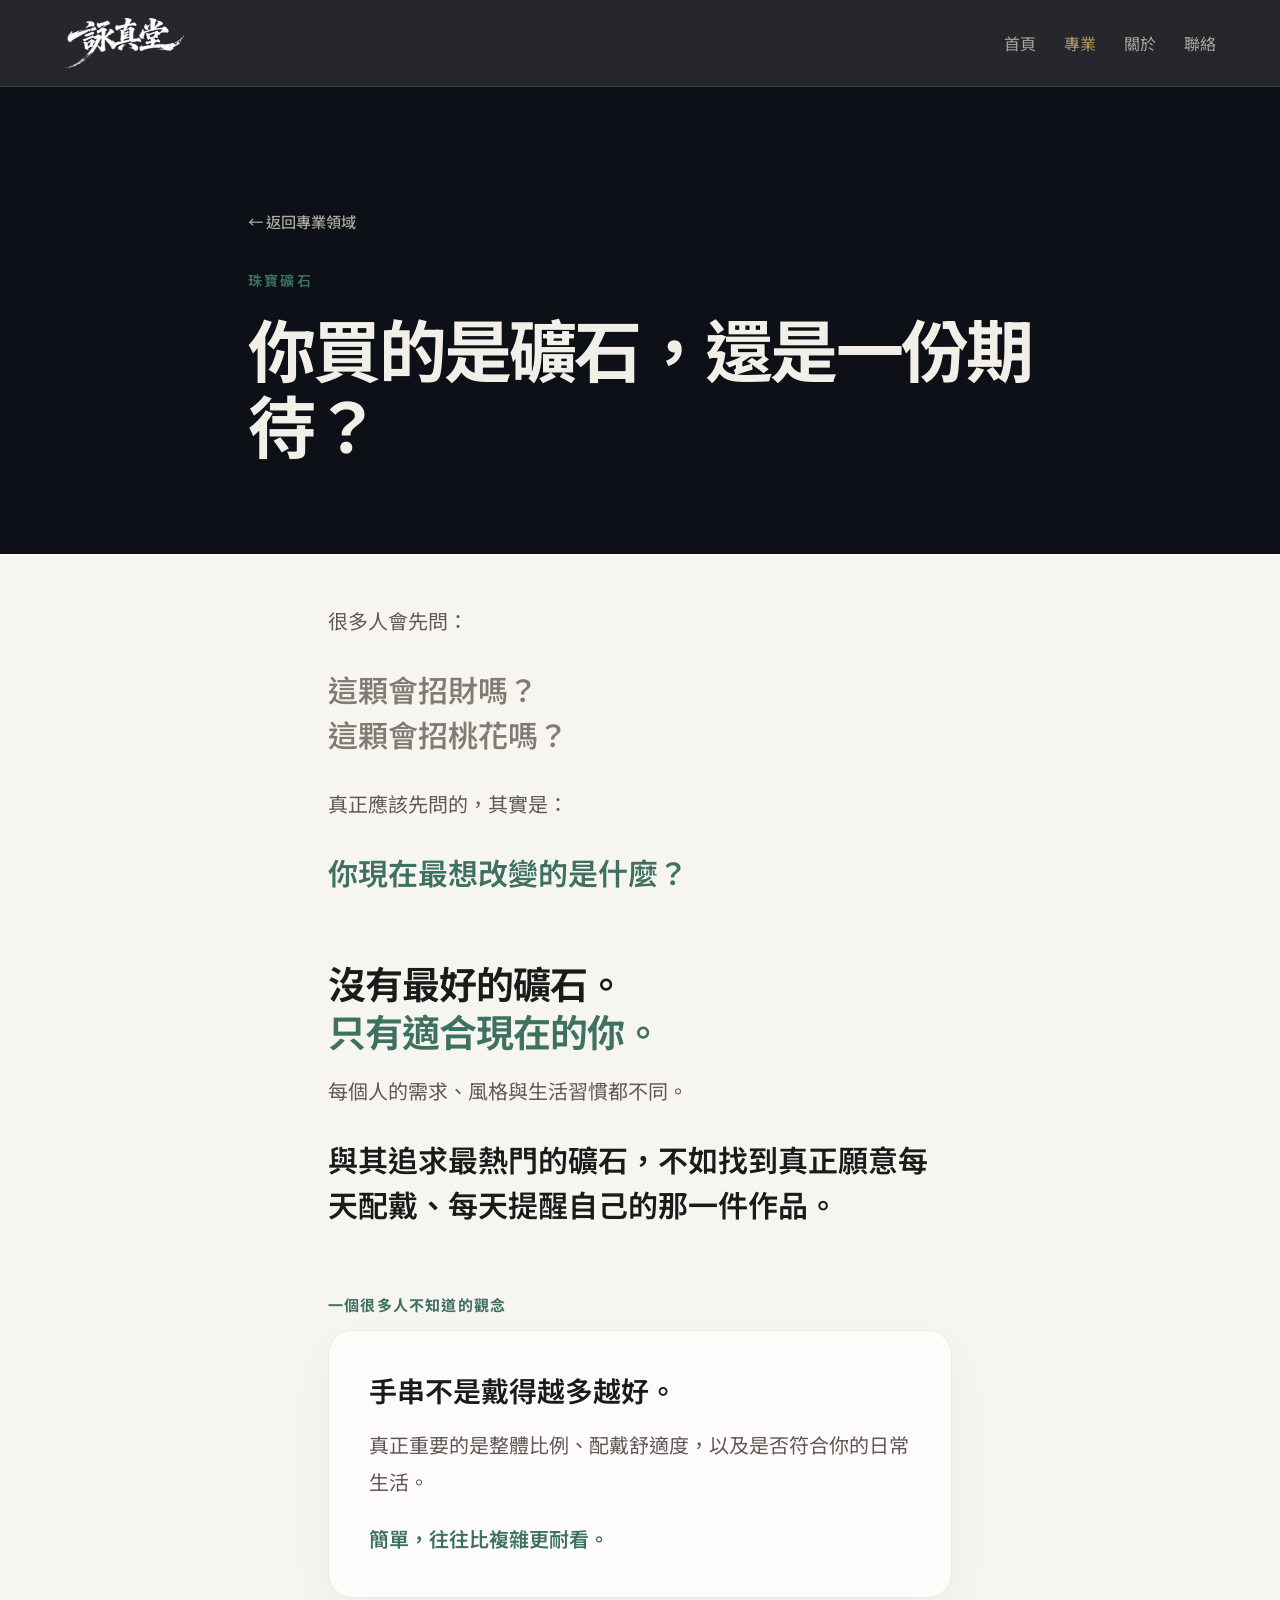
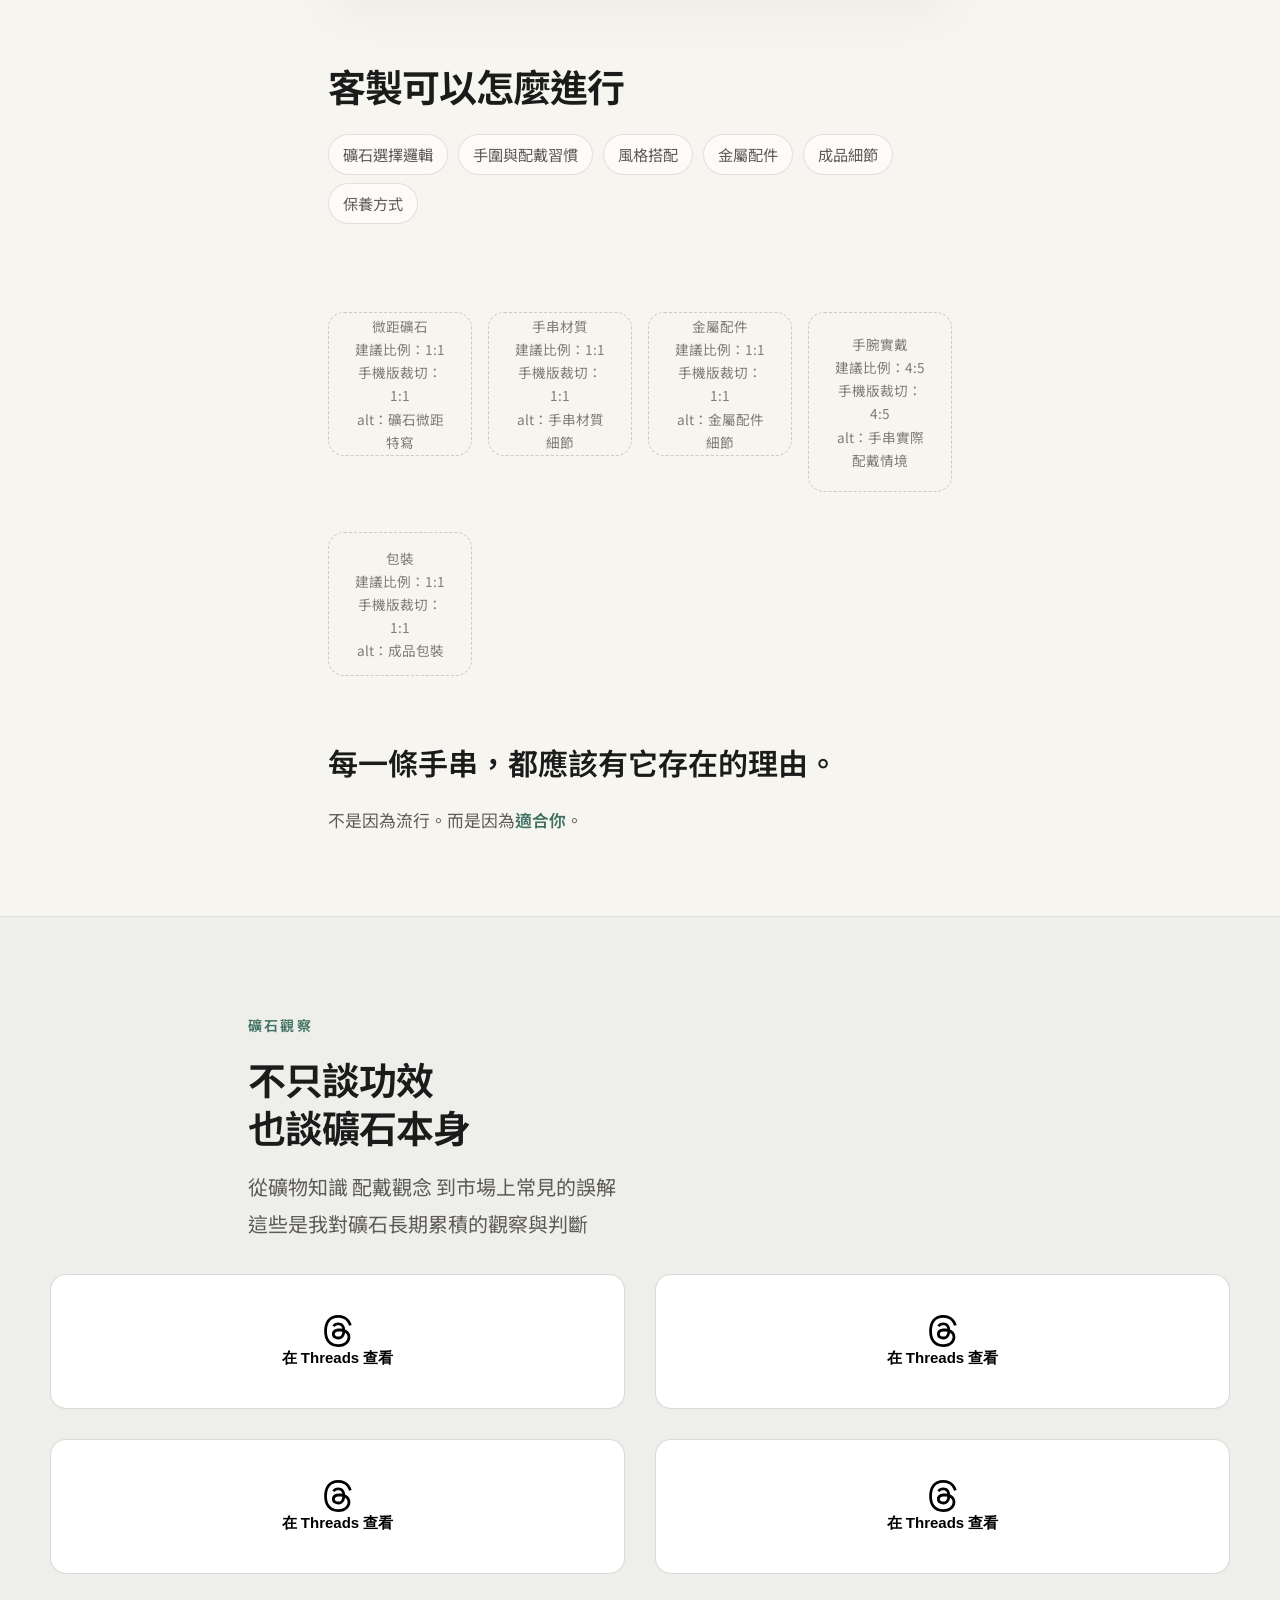
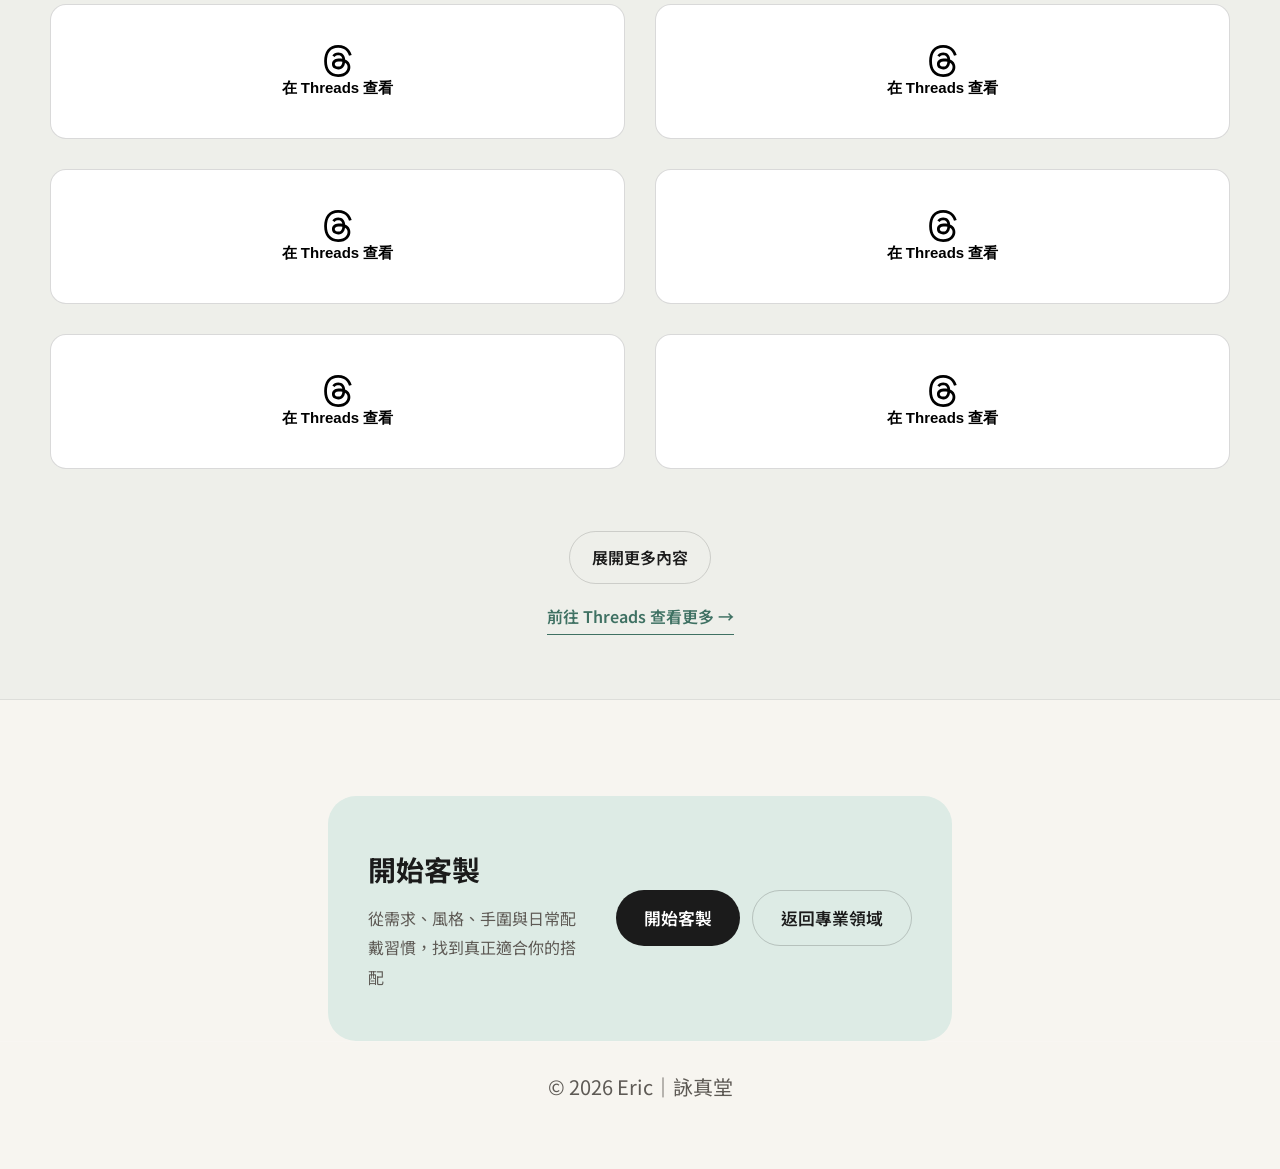
<file: services/jewelry/index.html>
<!doctype html>
<html lang="zh-Hant">
<head>
  <meta charset="utf-8">
  <meta name="viewport" content="width=device-width, initial-scale=1, viewport-fit=cover">
  <title>珠寶礦石｜詠真堂</title>
  <meta name="description" content="Eric 陳昱華分享珠寶礦石知識 配戴觀念與市場觀察，並依需求 風格與生活習慣提供客製礦石作品">
  <link rel="canonical" href="https://ericinsocial.github.io/Eric/services/jewelry/">
  <meta property="og:type" content="website">
  <meta property="og:title" content="珠寶礦石｜詠真堂">
  <meta property="og:description" content="沒有最好的礦石，只有適合現在的你">
  <meta property="og:image" content="https://ericinsocial.github.io/Eric/Eric%E5%BD%A2%E8%B1%A1%E7%85%A7.jpg">
  <meta property="og:locale" content="zh_TW">
  <meta name="theme-color" content="#0d1117">
  <link rel="manifest" href="../../manifest.webmanifest">
  <link rel="preconnect" href="https://fonts.googleapis.com">
  <link rel="preconnect" href="https://fonts.gstatic.com" crossorigin>
  <link href="https://fonts.googleapis.com/css2?family=Noto+Sans+TC:wght@400;500;700&family=Noto+Serif+TC:wght@500;600;700&display=swap" rel="stylesheet">
  <link rel="stylesheet" href="../../style.css">
</head>
<body class="service-page" data-service="jewelry" style="--service-accent:#3F7163; --service-accent-soft:#DDEBE5;">
  <a class="skip-link" href="#main">跳至主要內容</a>

  <header class="site-header">
    <a class="brand-lockup" href="../../index.html#top" aria-label="詠真堂首頁">
      <img class="brand-logo" src="../../logo白.png" alt="詠真堂" width="1666" height="700">
    </a>
    <nav class="site-nav" aria-label="主要導覽">
      <a href="../../index.html#top">首頁</a>
      <a href="../../index.html#services" class="active">專業</a>
      <a href="../../index.html#about">關於</a>
      <a href="../../index.html#contact">聯絡</a>
    </nav>
  </header>

  <main id="main">
    <section class="service-hero">
      <div class="content-wrap">
        <a class="back-link" href="../../index.html#services">← 返回專業領域</a>
        <p class="page-label">珠寶礦石</p>
        <h1>你買的是礦石，還是一份期待？</h1>
      </div>
    </section>

    <div class="content-wrap prose content-block">
      <p class="reveal-block">很多人會先問：</p>
      <p class="emphasis is-muted reveal-block">這顆會招財嗎？<br>這顆會招桃花嗎？</p>
      <p class="reveal-block">真正應該先問的，其實是：</p>
      <p class="emphasis reveal-block"><span class="accent">你現在最想改變的是什麼？</span></p>
    </div>

    <div class="content-wrap prose content-block">
      <h2 class="reveal-block">沒有最好的礦石。<br><span class="accent">只有適合現在的你。</span></h2>
      <p class="reveal-block">每個人的需求、風格與生活習慣都不同。</p>
      <p class="emphasis reveal-block">與其追求最熱門的礦石，不如找到真正願意每天配戴、每天提醒自己的那一件作品。</p>
    </div>

    <div class="content-wrap prose content-block">
      <h3 class="reveal-block">一個很多人不知道的觀念</h3>
      <div id="mount-insight" class="reveal-block"></div>
    </div>

    <div class="content-wrap prose content-block">
      <h2 class="reveal-block">客製可以怎麼進行</h2>
      <div id="mount-process" class="reveal-block"></div>
    </div>

    <div class="content-wrap prose content-block">
      <div id="mount-gallery" class="reveal-block"></div>
    </div>

    <div class="content-wrap prose content-block">
      <p class="emphasis reveal-block">每一條手串，都應該有它存在的理由。</p>
      <p class="support-line reveal-block">不是因為流行。而是因為<span class="accent">適合你</span>。</p>
    </div>

    <section class="threads-showcase content-block" aria-labelledby="threads-heading-jewelry" style="background: rgba(63, 113, 99, .045);">
      <div class="content-wrap threads-heading">
        <p class="page-label">礦石觀察</p>
        <h2 id="threads-heading-jewelry">不只談功效<br>也談礦石本身</h2>
        <p class="threads-intro">從礦物知識 配戴觀念 到市場上常見的誤解<br>這些是我對礦石長期累積的觀察與判斷</p>
      </div>

      <div class="threads-feed">
        <div class="threads-primary">
          <article class="thread-entry">
          <blockquote class="text-post-media" data-text-post-permalink="https://www.threads.com/@magician.eric/post/DCqaPZHhExU" data-text-post-version="0" id="ig-tp-DCqaPZHhExU" style=" background:#FFF; border-width: 1px; border-style: solid; border-color: #00000026; border-radius: 16px; max-width:650px; margin: 1px; min-width:270px; padding:0; width:99.375%; width:-webkit-calc(100% - 2px); width:calc(100% - 2px);"> <a href="https://www.threads.com/@magician.eric/post/DCqaPZHhExU" style=" background:#FFFFFF; line-height:0; padding:0 0; text-align:center; text-decoration:none; width:100%; font-family: -apple-system, BlinkMacSystemFont, sans-serif;" target="_blank"> <div style=" padding: 40px; display: flex; flex-direction: column; align-items: center;"><div style=" display:block; height:32px; width:32px; padding-bottom:20px;"> <svg aria-label="Threads" height="32px" role="img" viewBox="0 0 192 192" width="32px" xmlns="http://www.w3.org/2000/svg"> <path d="M141.537 88.9883C140.71 88.5919 139.87 88.2104 139.019 87.8451C137.537 60.5382 122.616 44.905 97.5619 44.745C97.4484 44.7443 97.3355 44.7443 97.222 44.7443C82.2364 44.7443 69.7731 51.1409 62.102 62.7807L75.881 72.2328C81.6116 63.5383 90.6052 61.6848 97.2286 61.6848C97.3051 61.6848 97.3819 61.6848 97.4576 61.6855C105.707 61.7381 111.932 64.1366 115.961 68.814C118.893 72.2193 120.854 76.925 121.825 82.8638C114.511 81.6207 106.601 81.2385 98.145 81.7233C74.3247 83.0954 59.0111 96.9879 60.0396 116.292C60.5615 126.084 65.4397 134.508 73.775 140.011C80.8224 144.663 89.899 146.938 99.3323 146.423C111.79 145.74 121.563 140.987 128.381 132.296C133.559 125.696 136.834 117.143 138.28 106.366C144.217 109.949 148.617 114.664 151.047 120.332C155.179 129.967 155.42 145.8 142.501 158.708C131.182 170.016 117.576 174.908 97.0135 175.059C74.2042 174.89 56.9538 167.575 45.7381 153.317C35.2355 139.966 29.8077 120.682 29.6052 96C29.8077 71.3178 35.2355 52.0336 45.7381 38.6827C56.9538 24.4249 74.2039 17.11 97.0132 16.9405C119.988 17.1113 137.539 24.4614 149.184 38.788C154.894 45.8136 159.199 54.6488 162.037 64.9503L178.184 60.6422C174.744 47.9622 169.331 37.0357 161.965 27.974C147.036 9.60668 125.202 0.195148 97.0695 0H96.9569C68.8816 0.19447 47.2921 9.6418 32.7883 28.0793C19.8819 44.4864 13.2244 67.3157 13.0007 95.9325L13 96L13.0007 96.0675C13.2244 124.684 19.8819 147.514 32.7883 163.921C47.2921 182.358 68.8816 191.806 96.9569 192H97.0695C122.03 191.827 139.624 185.292 154.118 170.811C173.081 151.866 172.51 128.119 166.26 113.541C161.776 103.087 153.227 94.5962 141.537 88.9883ZM98.4405 129.507C88.0005 130.095 77.1544 125.409 76.6196 115.372C76.2232 107.93 81.9158 99.626 99.0812 98.6368C101.047 98.5234 102.976 98.468 104.871 98.468C111.106 98.468 116.939 99.0737 122.242 100.233C120.264 124.935 108.662 128.946 98.4405 129.507Z" /></svg></div><div style=" font-size: 15px; line-height: 21px; color: #000000; font-weight: 600; "> 在 Threads 查看</div></div></a></blockquote>
          </article>

          <article class="thread-entry">
          <blockquote class="text-post-media" data-text-post-permalink="https://www.threads.com/@magician.eric/post/DCspvWRhb-R" data-text-post-version="0" id="ig-tp-DCspvWRhb-R" style=" background:#FFF; border-width: 1px; border-style: solid; border-color: #00000026; border-radius: 16px; max-width:650px; margin: 1px; min-width:270px; padding:0; width:99.375%; width:-webkit-calc(100% - 2px); width:calc(100% - 2px);"> <a href="https://www.threads.com/@magician.eric/post/DCspvWRhb-R" style=" background:#FFFFFF; line-height:0; padding:0 0; text-align:center; text-decoration:none; width:100%; font-family: -apple-system, BlinkMacSystemFont, sans-serif;" target="_blank"> <div style=" padding: 40px; display: flex; flex-direction: column; align-items: center;"><div style=" display:block; height:32px; width:32px; padding-bottom:20px;"> <svg aria-label="Threads" height="32px" role="img" viewBox="0 0 192 192" width="32px" xmlns="http://www.w3.org/2000/svg"> <path d="M141.537 88.9883C140.71 88.5919 139.87 88.2104 139.019 87.8451C137.537 60.5382 122.616 44.905 97.5619 44.745C97.4484 44.7443 97.3355 44.7443 97.222 44.7443C82.2364 44.7443 69.7731 51.1409 62.102 62.7807L75.881 72.2328C81.6116 63.5383 90.6052 61.6848 97.2286 61.6848C97.3051 61.6848 97.3819 61.6848 97.4576 61.6855C105.707 61.7381 111.932 64.1366 115.961 68.814C118.893 72.2193 120.854 76.925 121.825 82.8638C114.511 81.6207 106.601 81.2385 98.145 81.7233C74.3247 83.0954 59.0111 96.9879 60.0396 116.292C60.5615 126.084 65.4397 134.508 73.775 140.011C80.8224 144.663 89.899 146.938 99.3323 146.423C111.79 145.74 121.563 140.987 128.381 132.296C133.559 125.696 136.834 117.143 138.28 106.366C144.217 109.949 148.617 114.664 151.047 120.332C155.179 129.967 155.42 145.8 142.501 158.708C131.182 170.016 117.576 174.908 97.0135 175.059C74.2042 174.89 56.9538 167.575 45.7381 153.317C35.2355 139.966 29.8077 120.682 29.6052 96C29.8077 71.3178 35.2355 52.0336 45.7381 38.6827C56.9538 24.4249 74.2039 17.11 97.0132 16.9405C119.988 17.1113 137.539 24.4614 149.184 38.788C154.894 45.8136 159.199 54.6488 162.037 64.9503L178.184 60.6422C174.744 47.9622 169.331 37.0357 161.965 27.974C147.036 9.60668 125.202 0.195148 97.0695 0H96.9569C68.8816 0.19447 47.2921 9.6418 32.7883 28.0793C19.8819 44.4864 13.2244 67.3157 13.0007 95.9325L13 96L13.0007 96.0675C13.2244 124.684 19.8819 147.514 32.7883 163.921C47.2921 182.358 68.8816 191.806 96.9569 192H97.0695C122.03 191.827 139.624 185.292 154.118 170.811C173.081 151.866 172.51 128.119 166.26 113.541C161.776 103.087 153.227 94.5962 141.537 88.9883ZM98.4405 129.507C88.0005 130.095 77.1544 125.409 76.6196 115.372C76.2232 107.93 81.9158 99.626 99.0812 98.6368C101.047 98.5234 102.976 98.468 104.871 98.468C111.106 98.468 116.939 99.0737 122.242 100.233C120.264 124.935 108.662 128.946 98.4405 129.507Z" /></svg></div><div style=" font-size: 15px; line-height: 21px; color: #000000; font-weight: 600; "> 在 Threads 查看</div></div></a></blockquote>
          </article>

          <article class="thread-entry">
          <blockquote class="text-post-media" data-text-post-permalink="https://www.threads.com/@magician.eric/post/DCwgZLAhK-Z" data-text-post-version="0" id="ig-tp-DCwgZLAhK-Z" style=" background:#FFF; border-width: 1px; border-style: solid; border-color: #00000026; border-radius: 16px; max-width:650px; margin: 1px; min-width:270px; padding:0; width:99.375%; width:-webkit-calc(100% - 2px); width:calc(100% - 2px);"> <a href="https://www.threads.com/@magician.eric/post/DCwgZLAhK-Z" style=" background:#FFFFFF; line-height:0; padding:0 0; text-align:center; text-decoration:none; width:100%; font-family: -apple-system, BlinkMacSystemFont, sans-serif;" target="_blank"> <div style=" padding: 40px; display: flex; flex-direction: column; align-items: center;"><div style=" display:block; height:32px; width:32px; padding-bottom:20px;"> <svg aria-label="Threads" height="32px" role="img" viewBox="0 0 192 192" width="32px" xmlns="http://www.w3.org/2000/svg"> <path d="M141.537 88.9883C140.71 88.5919 139.87 88.2104 139.019 87.8451C137.537 60.5382 122.616 44.905 97.5619 44.745C97.4484 44.7443 97.3355 44.7443 97.222 44.7443C82.2364 44.7443 69.7731 51.1409 62.102 62.7807L75.881 72.2328C81.6116 63.5383 90.6052 61.6848 97.2286 61.6848C97.3051 61.6848 97.3819 61.6848 97.4576 61.6855C105.707 61.7381 111.932 64.1366 115.961 68.814C118.893 72.2193 120.854 76.925 121.825 82.8638C114.511 81.6207 106.601 81.2385 98.145 81.7233C74.3247 83.0954 59.0111 96.9879 60.0396 116.292C60.5615 126.084 65.4397 134.508 73.775 140.011C80.8224 144.663 89.899 146.938 99.3323 146.423C111.79 145.74 121.563 140.987 128.381 132.296C133.559 125.696 136.834 117.143 138.28 106.366C144.217 109.949 148.617 114.664 151.047 120.332C155.179 129.967 155.42 145.8 142.501 158.708C131.182 170.016 117.576 174.908 97.0135 175.059C74.2042 174.89 56.9538 167.575 45.7381 153.317C35.2355 139.966 29.8077 120.682 29.6052 96C29.8077 71.3178 35.2355 52.0336 45.7381 38.6827C56.9538 24.4249 74.2039 17.11 97.0132 16.9405C119.988 17.1113 137.539 24.4614 149.184 38.788C154.894 45.8136 159.199 54.6488 162.037 64.9503L178.184 60.6422C174.744 47.9622 169.331 37.0357 161.965 27.974C147.036 9.60668 125.202 0.195148 97.0695 0H96.9569C68.8816 0.19447 47.2921 9.6418 32.7883 28.0793C19.8819 44.4864 13.2244 67.3157 13.0007 95.9325L13 96L13.0007 96.0675C13.2244 124.684 19.8819 147.514 32.7883 163.921C47.2921 182.358 68.8816 191.806 96.9569 192H97.0695C122.03 191.827 139.624 185.292 154.118 170.811C173.081 151.866 172.51 128.119 166.26 113.541C161.776 103.087 153.227 94.5962 141.537 88.9883ZM98.4405 129.507C88.0005 130.095 77.1544 125.409 76.6196 115.372C76.2232 107.93 81.9158 99.626 99.0812 98.6368C101.047 98.5234 102.976 98.468 104.871 98.468C111.106 98.468 116.939 99.0737 122.242 100.233C120.264 124.935 108.662 128.946 98.4405 129.507Z" /></svg></div><div style=" font-size: 15px; line-height: 21px; color: #000000; font-weight: 600; "> 在 Threads 查看</div></div></a></blockquote>
          </article>

          <article class="thread-entry">
          <blockquote class="text-post-media" data-text-post-permalink="https://www.threads.com/@magician.eric/post/DLScMHwR5k0" data-text-post-version="0" id="ig-tp-DLScMHwR5k0" style=" background:#FFF; border-width: 1px; border-style: solid; border-color: #00000026; border-radius: 16px; max-width:650px; margin: 1px; min-width:270px; padding:0; width:99.375%; width:-webkit-calc(100% - 2px); width:calc(100% - 2px);"> <a href="https://www.threads.com/@magician.eric/post/DLScMHwR5k0" style=" background:#FFFFFF; line-height:0; padding:0 0; text-align:center; text-decoration:none; width:100%; font-family: -apple-system, BlinkMacSystemFont, sans-serif;" target="_blank"> <div style=" padding: 40px; display: flex; flex-direction: column; align-items: center;"><div style=" display:block; height:32px; width:32px; padding-bottom:20px;"> <svg aria-label="Threads" height="32px" role="img" viewBox="0 0 192 192" width="32px" xmlns="http://www.w3.org/2000/svg"> <path d="M141.537 88.9883C140.71 88.5919 139.87 88.2104 139.019 87.8451C137.537 60.5382 122.616 44.905 97.5619 44.745C97.4484 44.7443 97.3355 44.7443 97.222 44.7443C82.2364 44.7443 69.7731 51.1409 62.102 62.7807L75.881 72.2328C81.6116 63.5383 90.6052 61.6848 97.2286 61.6848C97.3051 61.6848 97.3819 61.6848 97.4576 61.6855C105.707 61.7381 111.932 64.1366 115.961 68.814C118.893 72.2193 120.854 76.925 121.825 82.8638C114.511 81.6207 106.601 81.2385 98.145 81.7233C74.3247 83.0954 59.0111 96.9879 60.0396 116.292C60.5615 126.084 65.4397 134.508 73.775 140.011C80.8224 144.663 89.899 146.938 99.3323 146.423C111.79 145.74 121.563 140.987 128.381 132.296C133.559 125.696 136.834 117.143 138.28 106.366C144.217 109.949 148.617 114.664 151.047 120.332C155.179 129.967 155.42 145.8 142.501 158.708C131.182 170.016 117.576 174.908 97.0135 175.059C74.2042 174.89 56.9538 167.575 45.7381 153.317C35.2355 139.966 29.8077 120.682 29.6052 96C29.8077 71.3178 35.2355 52.0336 45.7381 38.6827C56.9538 24.4249 74.2039 17.11 97.0132 16.9405C119.988 17.1113 137.539 24.4614 149.184 38.788C154.894 45.8136 159.199 54.6488 162.037 64.9503L178.184 60.6422C174.744 47.9622 169.331 37.0357 161.965 27.974C147.036 9.60668 125.202 0.195148 97.0695 0H96.9569C68.8816 0.19447 47.2921 9.6418 32.7883 28.0793C19.8819 44.4864 13.2244 67.3157 13.0007 95.9325L13 96L13.0007 96.0675C13.2244 124.684 19.8819 147.514 32.7883 163.921C47.2921 182.358 68.8816 191.806 96.9569 192H97.0695C122.03 191.827 139.624 185.292 154.118 170.811C173.081 151.866 172.51 128.119 166.26 113.541C161.776 103.087 153.227 94.5962 141.537 88.9883ZM98.4405 129.507C88.0005 130.095 77.1544 125.409 76.6196 115.372C76.2232 107.93 81.9158 99.626 99.0812 98.6368C101.047 98.5234 102.976 98.468 104.871 98.468C111.106 98.468 116.939 99.0737 122.242 100.233C120.264 124.935 108.662 128.946 98.4405 129.507Z" /></svg></div><div style=" font-size: 15px; line-height: 21px; color: #000000; font-weight: 600; "> 在 Threads 查看</div></div></a></blockquote>
          </article>

          <article class="thread-entry">
          <blockquote class="text-post-media" data-text-post-permalink="https://www.threads.com/@magician.eric/post/DJio2PmRhu0" data-text-post-version="0" id="ig-tp-DJio2PmRhu0" style=" background:#FFF; border-width: 1px; border-style: solid; border-color: #00000026; border-radius: 16px; max-width:650px; margin: 1px; min-width:270px; padding:0; width:99.375%; width:-webkit-calc(100% - 2px); width:calc(100% - 2px);"> <a href="https://www.threads.com/@magician.eric/post/DJio2PmRhu0" style=" background:#FFFFFF; line-height:0; padding:0 0; text-align:center; text-decoration:none; width:100%; font-family: -apple-system, BlinkMacSystemFont, sans-serif;" target="_blank"> <div style=" padding: 40px; display: flex; flex-direction: column; align-items: center;"><div style=" display:block; height:32px; width:32px; padding-bottom:20px;"> <svg aria-label="Threads" height="32px" role="img" viewBox="0 0 192 192" width="32px" xmlns="http://www.w3.org/2000/svg"> <path d="M141.537 88.9883C140.71 88.5919 139.87 88.2104 139.019 87.8451C137.537 60.5382 122.616 44.905 97.5619 44.745C97.4484 44.7443 97.3355 44.7443 97.222 44.7443C82.2364 44.7443 69.7731 51.1409 62.102 62.7807L75.881 72.2328C81.6116 63.5383 90.6052 61.6848 97.2286 61.6848C97.3051 61.6848 97.3819 61.6848 97.4576 61.6855C105.707 61.7381 111.932 64.1366 115.961 68.814C118.893 72.2193 120.854 76.925 121.825 82.8638C114.511 81.6207 106.601 81.2385 98.145 81.7233C74.3247 83.0954 59.0111 96.9879 60.0396 116.292C60.5615 126.084 65.4397 134.508 73.775 140.011C80.8224 144.663 89.899 146.938 99.3323 146.423C111.79 145.74 121.563 140.987 128.381 132.296C133.559 125.696 136.834 117.143 138.28 106.366C144.217 109.949 148.617 114.664 151.047 120.332C155.179 129.967 155.42 145.8 142.501 158.708C131.182 170.016 117.576 174.908 97.0135 175.059C74.2042 174.89 56.9538 167.575 45.7381 153.317C35.2355 139.966 29.8077 120.682 29.6052 96C29.8077 71.3178 35.2355 52.0336 45.7381 38.6827C56.9538 24.4249 74.2039 17.11 97.0132 16.9405C119.988 17.1113 137.539 24.4614 149.184 38.788C154.894 45.8136 159.199 54.6488 162.037 64.9503L178.184 60.6422C174.744 47.9622 169.331 37.0357 161.965 27.974C147.036 9.60668 125.202 0.195148 97.0695 0H96.9569C68.8816 0.19447 47.2921 9.6418 32.7883 28.0793C19.8819 44.4864 13.2244 67.3157 13.0007 95.9325L13 96L13.0007 96.0675C13.2244 124.684 19.8819 147.514 32.7883 163.921C47.2921 182.358 68.8816 191.806 96.9569 192H97.0695C122.03 191.827 139.624 185.292 154.118 170.811C173.081 151.866 172.51 128.119 166.26 113.541C161.776 103.087 153.227 94.5962 141.537 88.9883ZM98.4405 129.507C88.0005 130.095 77.1544 125.409 76.6196 115.372C76.2232 107.93 81.9158 99.626 99.0812 98.6368C101.047 98.5234 102.976 98.468 104.871 98.468C111.106 98.468 116.939 99.0737 122.242 100.233C120.264 124.935 108.662 128.946 98.4405 129.507Z" /></svg></div><div style=" font-size: 15px; line-height: 21px; color: #000000; font-weight: 600; "> 在 Threads 查看</div></div></a></blockquote>
          </article>

          <article class="thread-entry">
          <blockquote class="text-post-media" data-text-post-permalink="https://www.threads.com/@magician.eric/post/DJdZnj3xGfa" data-text-post-version="0" id="ig-tp-DJdZnj3xGfa" style=" background:#FFF; border-width: 1px; border-style: solid; border-color: #00000026; border-radius: 16px; max-width:650px; margin: 1px; min-width:270px; padding:0; width:99.375%; width:-webkit-calc(100% - 2px); width:calc(100% - 2px);"> <a href="https://www.threads.com/@magician.eric/post/DJdZnj3xGfa" style=" background:#FFFFFF; line-height:0; padding:0 0; text-align:center; text-decoration:none; width:100%; font-family: -apple-system, BlinkMacSystemFont, sans-serif;" target="_blank"> <div style=" padding: 40px; display: flex; flex-direction: column; align-items: center;"><div style=" display:block; height:32px; width:32px; padding-bottom:20px;"> <svg aria-label="Threads" height="32px" role="img" viewBox="0 0 192 192" width="32px" xmlns="http://www.w3.org/2000/svg"> <path d="M141.537 88.9883C140.71 88.5919 139.87 88.2104 139.019 87.8451C137.537 60.5382 122.616 44.905 97.5619 44.745C97.4484 44.7443 97.3355 44.7443 97.222 44.7443C82.2364 44.7443 69.7731 51.1409 62.102 62.7807L75.881 72.2328C81.6116 63.5383 90.6052 61.6848 97.2286 61.6848C97.3051 61.6848 97.3819 61.6848 97.4576 61.6855C105.707 61.7381 111.932 64.1366 115.961 68.814C118.893 72.2193 120.854 76.925 121.825 82.8638C114.511 81.6207 106.601 81.2385 98.145 81.7233C74.3247 83.0954 59.0111 96.9879 60.0396 116.292C60.5615 126.084 65.4397 134.508 73.775 140.011C80.8224 144.663 89.899 146.938 99.3323 146.423C111.79 145.74 121.563 140.987 128.381 132.296C133.559 125.696 136.834 117.143 138.28 106.366C144.217 109.949 148.617 114.664 151.047 120.332C155.179 129.967 155.42 145.8 142.501 158.708C131.182 170.016 117.576 174.908 97.0135 175.059C74.2042 174.89 56.9538 167.575 45.7381 153.317C35.2355 139.966 29.8077 120.682 29.6052 96C29.8077 71.3178 35.2355 52.0336 45.7381 38.6827C56.9538 24.4249 74.2039 17.11 97.0132 16.9405C119.988 17.1113 137.539 24.4614 149.184 38.788C154.894 45.8136 159.199 54.6488 162.037 64.9503L178.184 60.6422C174.744 47.9622 169.331 37.0357 161.965 27.974C147.036 9.60668 125.202 0.195148 97.0695 0H96.9569C68.8816 0.19447 47.2921 9.6418 32.7883 28.0793C19.8819 44.4864 13.2244 67.3157 13.0007 95.9325L13 96L13.0007 96.0675C13.2244 124.684 19.8819 147.514 32.7883 163.921C47.2921 182.358 68.8816 191.806 96.9569 192H97.0695C122.03 191.827 139.624 185.292 154.118 170.811C173.081 151.866 172.51 128.119 166.26 113.541C161.776 103.087 153.227 94.5962 141.537 88.9883ZM98.4405 129.507C88.0005 130.095 77.1544 125.409 76.6196 115.372C76.2232 107.93 81.9158 99.626 99.0812 98.6368C101.047 98.5234 102.976 98.468 104.871 98.468C111.106 98.468 116.939 99.0737 122.242 100.233C120.264 124.935 108.662 128.946 98.4405 129.507Z" /></svg></div><div style=" font-size: 15px; line-height: 21px; color: #000000; font-weight: 600; "> 在 Threads 查看</div></div></a></blockquote>
          </article>
        </div>

        <div class="threads-extra" hidden>
          <article class="thread-entry">
          <blockquote class="text-post-media" data-text-post-permalink="https://www.threads.com/@magician.eric/post/DJZjfQLSSnh" data-text-post-version="0" id="ig-tp-DJZjfQLSSnh" style=" background:#FFF; border-width: 1px; border-style: solid; border-color: #00000026; border-radius: 16px; max-width:650px; margin: 1px; min-width:270px; padding:0; width:99.375%; width:-webkit-calc(100% - 2px); width:calc(100% - 2px);"> <a href="https://www.threads.com/@magician.eric/post/DJZjfQLSSnh" style=" background:#FFFFFF; line-height:0; padding:0 0; text-align:center; text-decoration:none; width:100%; font-family: -apple-system, BlinkMacSystemFont, sans-serif;" target="_blank"> <div style=" padding: 40px; display: flex; flex-direction: column; align-items: center;"><div style=" display:block; height:32px; width:32px; padding-bottom:20px;"> <svg aria-label="Threads" height="32px" role="img" viewBox="0 0 192 192" width="32px" xmlns="http://www.w3.org/2000/svg"> <path d="M141.537 88.9883C140.71 88.5919 139.87 88.2104 139.019 87.8451C137.537 60.5382 122.616 44.905 97.5619 44.745C97.4484 44.7443 97.3355 44.7443 97.222 44.7443C82.2364 44.7443 69.7731 51.1409 62.102 62.7807L75.881 72.2328C81.6116 63.5383 90.6052 61.6848 97.2286 61.6848C97.3051 61.6848 97.3819 61.6848 97.4576 61.6855C105.707 61.7381 111.932 64.1366 115.961 68.814C118.893 72.2193 120.854 76.925 121.825 82.8638C114.511 81.6207 106.601 81.2385 98.145 81.7233C74.3247 83.0954 59.0111 96.9879 60.0396 116.292C60.5615 126.084 65.4397 134.508 73.775 140.011C80.8224 144.663 89.899 146.938 99.3323 146.423C111.79 145.74 121.563 140.987 128.381 132.296C133.559 125.696 136.834 117.143 138.28 106.366C144.217 109.949 148.617 114.664 151.047 120.332C155.179 129.967 155.42 145.8 142.501 158.708C131.182 170.016 117.576 174.908 97.0135 175.059C74.2042 174.89 56.9538 167.575 45.7381 153.317C35.2355 139.966 29.8077 120.682 29.6052 96C29.8077 71.3178 35.2355 52.0336 45.7381 38.6827C56.9538 24.4249 74.2039 17.11 97.0132 16.9405C119.988 17.1113 137.539 24.4614 149.184 38.788C154.894 45.8136 159.199 54.6488 162.037 64.9503L178.184 60.6422C174.744 47.9622 169.331 37.0357 161.965 27.974C147.036 9.60668 125.202 0.195148 97.0695 0H96.9569C68.8816 0.19447 47.2921 9.6418 32.7883 28.0793C19.8819 44.4864 13.2244 67.3157 13.0007 95.9325L13 96L13.0007 96.0675C13.2244 124.684 19.8819 147.514 32.7883 163.921C47.2921 182.358 68.8816 191.806 96.9569 192H97.0695C122.03 191.827 139.624 185.292 154.118 170.811C173.081 151.866 172.51 128.119 166.26 113.541C161.776 103.087 153.227 94.5962 141.537 88.9883ZM98.4405 129.507C88.0005 130.095 77.1544 125.409 76.6196 115.372C76.2232 107.93 81.9158 99.626 99.0812 98.6368C101.047 98.5234 102.976 98.468 104.871 98.468C111.106 98.468 116.939 99.0737 122.242 100.233C120.264 124.935 108.662 128.946 98.4405 129.507Z" /></svg></div><div style=" font-size: 15px; line-height: 21px; color: #000000; font-weight: 600; "> 在 Threads 查看</div></div></a></blockquote>
          </article>

          <article class="thread-entry">
          <blockquote class="text-post-media" data-text-post-permalink="https://www.threads.com/@magician.eric/post/DJVnGS1yM2D" data-text-post-version="0" id="ig-tp-DJVnGS1yM2D" style=" background:#FFF; border-width: 1px; border-style: solid; border-color: #00000026; border-radius: 16px; max-width:650px; margin: 1px; min-width:270px; padding:0; width:99.375%; width:-webkit-calc(100% - 2px); width:calc(100% - 2px);"> <a href="https://www.threads.com/@magician.eric/post/DJVnGS1yM2D" style=" background:#FFFFFF; line-height:0; padding:0 0; text-align:center; text-decoration:none; width:100%; font-family: -apple-system, BlinkMacSystemFont, sans-serif;" target="_blank"> <div style=" padding: 40px; display: flex; flex-direction: column; align-items: center;"><div style=" display:block; height:32px; width:32px; padding-bottom:20px;"> <svg aria-label="Threads" height="32px" role="img" viewBox="0 0 192 192" width="32px" xmlns="http://www.w3.org/2000/svg"> <path d="M141.537 88.9883C140.71 88.5919 139.87 88.2104 139.019 87.8451C137.537 60.5382 122.616 44.905 97.5619 44.745C97.4484 44.7443 97.3355 44.7443 97.222 44.7443C82.2364 44.7443 69.7731 51.1409 62.102 62.7807L75.881 72.2328C81.6116 63.5383 90.6052 61.6848 97.2286 61.6848C97.3051 61.6848 97.3819 61.6848 97.4576 61.6855C105.707 61.7381 111.932 64.1366 115.961 68.814C118.893 72.2193 120.854 76.925 121.825 82.8638C114.511 81.6207 106.601 81.2385 98.145 81.7233C74.3247 83.0954 59.0111 96.9879 60.0396 116.292C60.5615 126.084 65.4397 134.508 73.775 140.011C80.8224 144.663 89.899 146.938 99.3323 146.423C111.79 145.74 121.563 140.987 128.381 132.296C133.559 125.696 136.834 117.143 138.28 106.366C144.217 109.949 148.617 114.664 151.047 120.332C155.179 129.967 155.42 145.8 142.501 158.708C131.182 170.016 117.576 174.908 97.0135 175.059C74.2042 174.89 56.9538 167.575 45.7381 153.317C35.2355 139.966 29.8077 120.682 29.6052 96C29.8077 71.3178 35.2355 52.0336 45.7381 38.6827C56.9538 24.4249 74.2039 17.11 97.0132 16.9405C119.988 17.1113 137.539 24.4614 149.184 38.788C154.894 45.8136 159.199 54.6488 162.037 64.9503L178.184 60.6422C174.744 47.9622 169.331 37.0357 161.965 27.974C147.036 9.60668 125.202 0.195148 97.0695 0H96.9569C68.8816 0.19447 47.2921 9.6418 32.7883 28.0793C19.8819 44.4864 13.2244 67.3157 13.0007 95.9325L13 96L13.0007 96.0675C13.2244 124.684 19.8819 147.514 32.7883 163.921C47.2921 182.358 68.8816 191.806 96.9569 192H97.0695C122.03 191.827 139.624 185.292 154.118 170.811C173.081 151.866 172.51 128.119 166.26 113.541C161.776 103.087 153.227 94.5962 141.537 88.9883ZM98.4405 129.507C88.0005 130.095 77.1544 125.409 76.6196 115.372C76.2232 107.93 81.9158 99.626 99.0812 98.6368C101.047 98.5234 102.976 98.468 104.871 98.468C111.106 98.468 116.939 99.0737 122.242 100.233C120.264 124.935 108.662 128.946 98.4405 129.507Z" /></svg></div><div style=" font-size: 15px; line-height: 21px; color: #000000; font-weight: 600; "> 在 Threads 查看</div></div></a></blockquote>
          </article>

          <article class="thread-entry">
          <blockquote class="text-post-media" data-text-post-permalink="https://www.threads.com/@magician.eric/post/DJDfmXoyQ1d" data-text-post-version="0" id="ig-tp-DJDfmXoyQ1d" style=" background:#FFF; border-width: 1px; border-style: solid; border-color: #00000026; border-radius: 16px; max-width:650px; margin: 1px; min-width:270px; padding:0; width:99.375%; width:-webkit-calc(100% - 2px); width:calc(100% - 2px);"> <a href="https://www.threads.com/@magician.eric/post/DJDfmXoyQ1d" style=" background:#FFFFFF; line-height:0; padding:0 0; text-align:center; text-decoration:none; width:100%; font-family: -apple-system, BlinkMacSystemFont, sans-serif;" target="_blank"> <div style=" padding: 40px; display: flex; flex-direction: column; align-items: center;"><div style=" display:block; height:32px; width:32px; padding-bottom:20px;"> <svg aria-label="Threads" height="32px" role="img" viewBox="0 0 192 192" width="32px" xmlns="http://www.w3.org/2000/svg"> <path d="M141.537 88.9883C140.71 88.5919 139.87 88.2104 139.019 87.8451C137.537 60.5382 122.616 44.905 97.5619 44.745C97.4484 44.7443 97.3355 44.7443 97.222 44.7443C82.2364 44.7443 69.7731 51.1409 62.102 62.7807L75.881 72.2328C81.6116 63.5383 90.6052 61.6848 97.2286 61.6848C97.3051 61.6848 97.3819 61.6848 97.4576 61.6855C105.707 61.7381 111.932 64.1366 115.961 68.814C118.893 72.2193 120.854 76.925 121.825 82.8638C114.511 81.6207 106.601 81.2385 98.145 81.7233C74.3247 83.0954 59.0111 96.9879 60.0396 116.292C60.5615 126.084 65.4397 134.508 73.775 140.011C80.8224 144.663 89.899 146.938 99.3323 146.423C111.79 145.74 121.563 140.987 128.381 132.296C133.559 125.696 136.834 117.143 138.28 106.366C144.217 109.949 148.617 114.664 151.047 120.332C155.179 129.967 155.42 145.8 142.501 158.708C131.182 170.016 117.576 174.908 97.0135 175.059C74.2042 174.89 56.9538 167.575 45.7381 153.317C35.2355 139.966 29.8077 120.682 29.6052 96C29.8077 71.3178 35.2355 52.0336 45.7381 38.6827C56.9538 24.4249 74.2039 17.11 97.0132 16.9405C119.988 17.1113 137.539 24.4614 149.184 38.788C154.894 45.8136 159.199 54.6488 162.037 64.9503L178.184 60.6422C174.744 47.9622 169.331 37.0357 161.965 27.974C147.036 9.60668 125.202 0.195148 97.0695 0H96.9569C68.8816 0.19447 47.2921 9.6418 32.7883 28.0793C19.8819 44.4864 13.2244 67.3157 13.0007 95.9325L13 96L13.0007 96.0675C13.2244 124.684 19.8819 147.514 32.7883 163.921C47.2921 182.358 68.8816 191.806 96.9569 192H97.0695C122.03 191.827 139.624 185.292 154.118 170.811C173.081 151.866 172.51 128.119 166.26 113.541C161.776 103.087 153.227 94.5962 141.537 88.9883ZM98.4405 129.507C88.0005 130.095 77.1544 125.409 76.6196 115.372C76.2232 107.93 81.9158 99.626 99.0812 98.6368C101.047 98.5234 102.976 98.468 104.871 98.468C111.106 98.468 116.939 99.0737 122.242 100.233C120.264 124.935 108.662 128.946 98.4405 129.507Z" /></svg></div><div style=" font-size: 15px; line-height: 21px; color: #000000; font-weight: 600; "> 在 Threads 查看</div></div></a></blockquote>
          </article>

          <article class="thread-entry">
          <blockquote class="text-post-media" data-text-post-permalink="https://www.threads.com/@magician.eric/post/DI_tbWhS17t" data-text-post-version="0" id="ig-tp-DI_tbWhS17t" style=" background:#FFF; border-width: 1px; border-style: solid; border-color: #00000026; border-radius: 16px; max-width:650px; margin: 1px; min-width:270px; padding:0; width:99.375%; width:-webkit-calc(100% - 2px); width:calc(100% - 2px);"> <a href="https://www.threads.com/@magician.eric/post/DI_tbWhS17t" style=" background:#FFFFFF; line-height:0; padding:0 0; text-align:center; text-decoration:none; width:100%; font-family: -apple-system, BlinkMacSystemFont, sans-serif;" target="_blank"> <div style=" padding: 40px; display: flex; flex-direction: column; align-items: center;"><div style=" display:block; height:32px; width:32px; padding-bottom:20px;"> <svg aria-label="Threads" height="32px" role="img" viewBox="0 0 192 192" width="32px" xmlns="http://www.w3.org/2000/svg"> <path d="M141.537 88.9883C140.71 88.5919 139.87 88.2104 139.019 87.8451C137.537 60.5382 122.616 44.905 97.5619 44.745C97.4484 44.7443 97.3355 44.7443 97.222 44.7443C82.2364 44.7443 69.7731 51.1409 62.102 62.7807L75.881 72.2328C81.6116 63.5383 90.6052 61.6848 97.2286 61.6848C97.3051 61.6848 97.3819 61.6848 97.4576 61.6855C105.707 61.7381 111.932 64.1366 115.961 68.814C118.893 72.2193 120.854 76.925 121.825 82.8638C114.511 81.6207 106.601 81.2385 98.145 81.7233C74.3247 83.0954 59.0111 96.9879 60.0396 116.292C60.5615 126.084 65.4397 134.508 73.775 140.011C80.8224 144.663 89.899 146.938 99.3323 146.423C111.79 145.74 121.563 140.987 128.381 132.296C133.559 125.696 136.834 117.143 138.28 106.366C144.217 109.949 148.617 114.664 151.047 120.332C155.179 129.967 155.42 145.8 142.501 158.708C131.182 170.016 117.576 174.908 97.0135 175.059C74.2042 174.89 56.9538 167.575 45.7381 153.317C35.2355 139.966 29.8077 120.682 29.6052 96C29.8077 71.3178 35.2355 52.0336 45.7381 38.6827C56.9538 24.4249 74.2039 17.11 97.0132 16.9405C119.988 17.1113 137.539 24.4614 149.184 38.788C154.894 45.8136 159.199 54.6488 162.037 64.9503L178.184 60.6422C174.744 47.9622 169.331 37.0357 161.965 27.974C147.036 9.60668 125.202 0.195148 97.0695 0H96.9569C68.8816 0.19447 47.2921 9.6418 32.7883 28.0793C19.8819 44.4864 13.2244 67.3157 13.0007 95.9325L13 96L13.0007 96.0675C13.2244 124.684 19.8819 147.514 32.7883 163.921C47.2921 182.358 68.8816 191.806 96.9569 192H97.0695C122.03 191.827 139.624 185.292 154.118 170.811C173.081 151.866 172.51 128.119 166.26 113.541C161.776 103.087 153.227 94.5962 141.537 88.9883ZM98.4405 129.507C88.0005 130.095 77.1544 125.409 76.6196 115.372C76.2232 107.93 81.9158 99.626 99.0812 98.6368C101.047 98.5234 102.976 98.468 104.871 98.468C111.106 98.468 116.939 99.0737 122.242 100.233C120.264 124.935 108.662 128.946 98.4405 129.507Z" /></svg></div><div style=" font-size: 15px; line-height: 21px; color: #000000; font-weight: 600; "> 在 Threads 查看</div></div></a></blockquote>
          </article>
        </div>
      </div>

      <div class="content-wrap threads-actions">
        <button type="button" class="threads-toggle" aria-expanded="false">展開更多內容</button>

        <a
          class="threads-profile-link"
          href="https://www.threads.com/@magician.eric"
          target="_blank"
          rel="noopener noreferrer"
        >前往 Threads 查看更多 →</a>
      </div>
    </section>

    <div class="content-wrap prose">
      <div id="mount-cta" class="reveal-block"></div>
    </div>
  </main>

  <footer class="site-footer"><p>© <span id="year"></span> Eric｜詠真堂</p></footer>
  <nav class="bottom-nav" aria-label="底部導覽"><a href="../../index.html#top">首頁</a><a href="../../index.html#services" class="active">專業</a><a href="../../index.html#about">關於</a><a href="../../index.html#contact">聯絡</a></nav>
  <script src="../../script.js" defer></script>
  <script defer>
    document.addEventListener("DOMContentLoaded", () => {
      renderInsightCard("mount-insight", {
        lede: "手串不是戴得越多越好。",
        body: "真正重要的是整體比例、配戴舒適度，以及是否符合你的日常生活。",
        result: "<span class=\"accent\">簡單，往往比複雜更耐看。</span>"
      });
      renderTagList("mount-process", [
        "礦石選擇邏輯", "手圍與配戴習慣", "風格搭配", "金屬配件", "成品細節", "保養方式"
      ]);
      renderPlaceholderGrid("mount-gallery", [
        { label: "微距礦石", ratio: "ratio-1-1", desktop: "1:1", mobile: "1:1", alt: "礦石微距特寫" },
        { label: "手串材質", ratio: "ratio-1-1", desktop: "1:1", mobile: "1:1", alt: "手串材質細節" },
        { label: "金屬配件", ratio: "ratio-1-1", desktop: "1:1", mobile: "1:1", alt: "金屬配件細節" },
        { label: "手腕實戴", ratio: "ratio-4-5", desktop: "4:5", mobile: "4:5", alt: "手串實際配戴情境" },
        { label: "包裝", ratio: "ratio-1-1", desktop: "1:1", mobile: "1:1", alt: "成品包裝" }
      ]);
      renderServiceCTA("mount-cta", {
        title: "開始客製",
        desc: "從需求、風格、手圍與日常配戴習慣，找到真正適合你的搭配",
        buttons: [
          { label: "開始客製", href: "https://line.me/ti/p/x0qtal5f5A", external: true },
          { label: "返回專業領域", href: "../../index.html#services", secondary: true }
        ]
      });
    });
  </script>
  <script async src="https://www.threads.com/embed.js"></script>
</body>
</html>
</file>
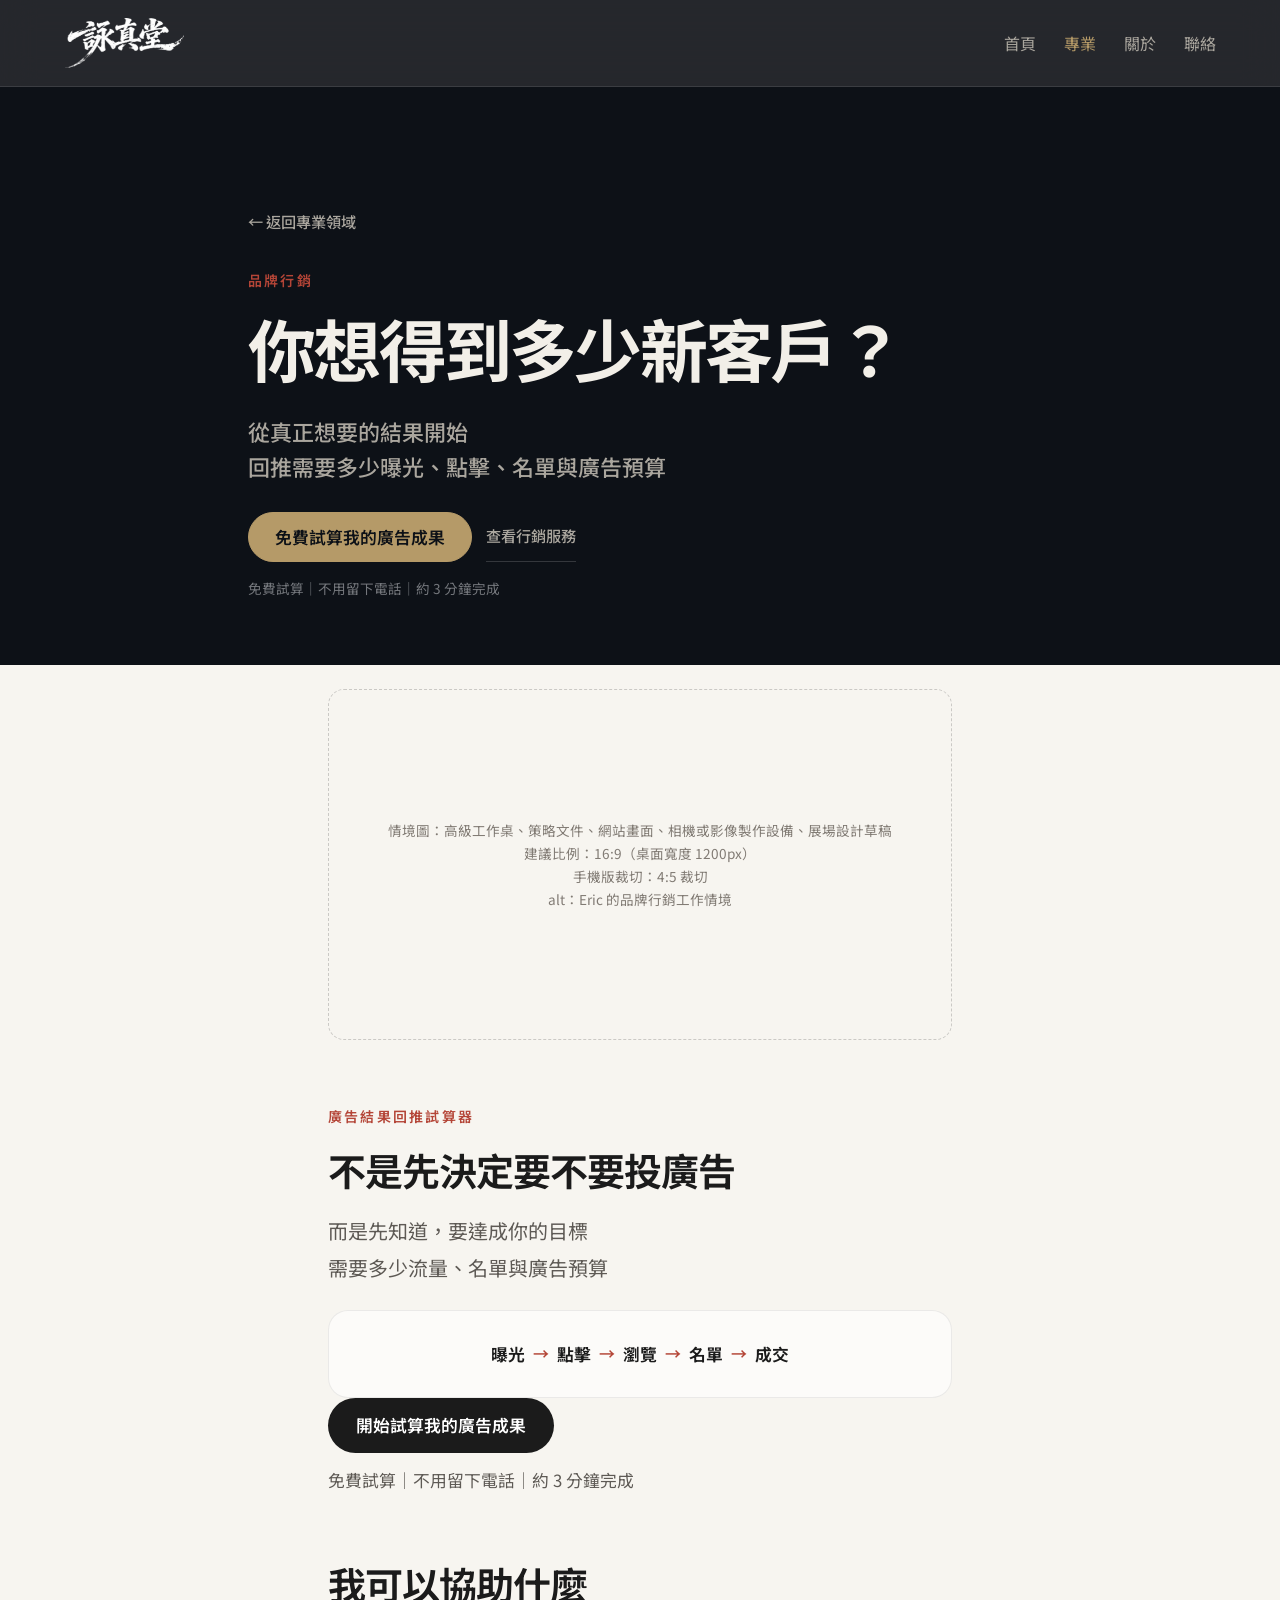
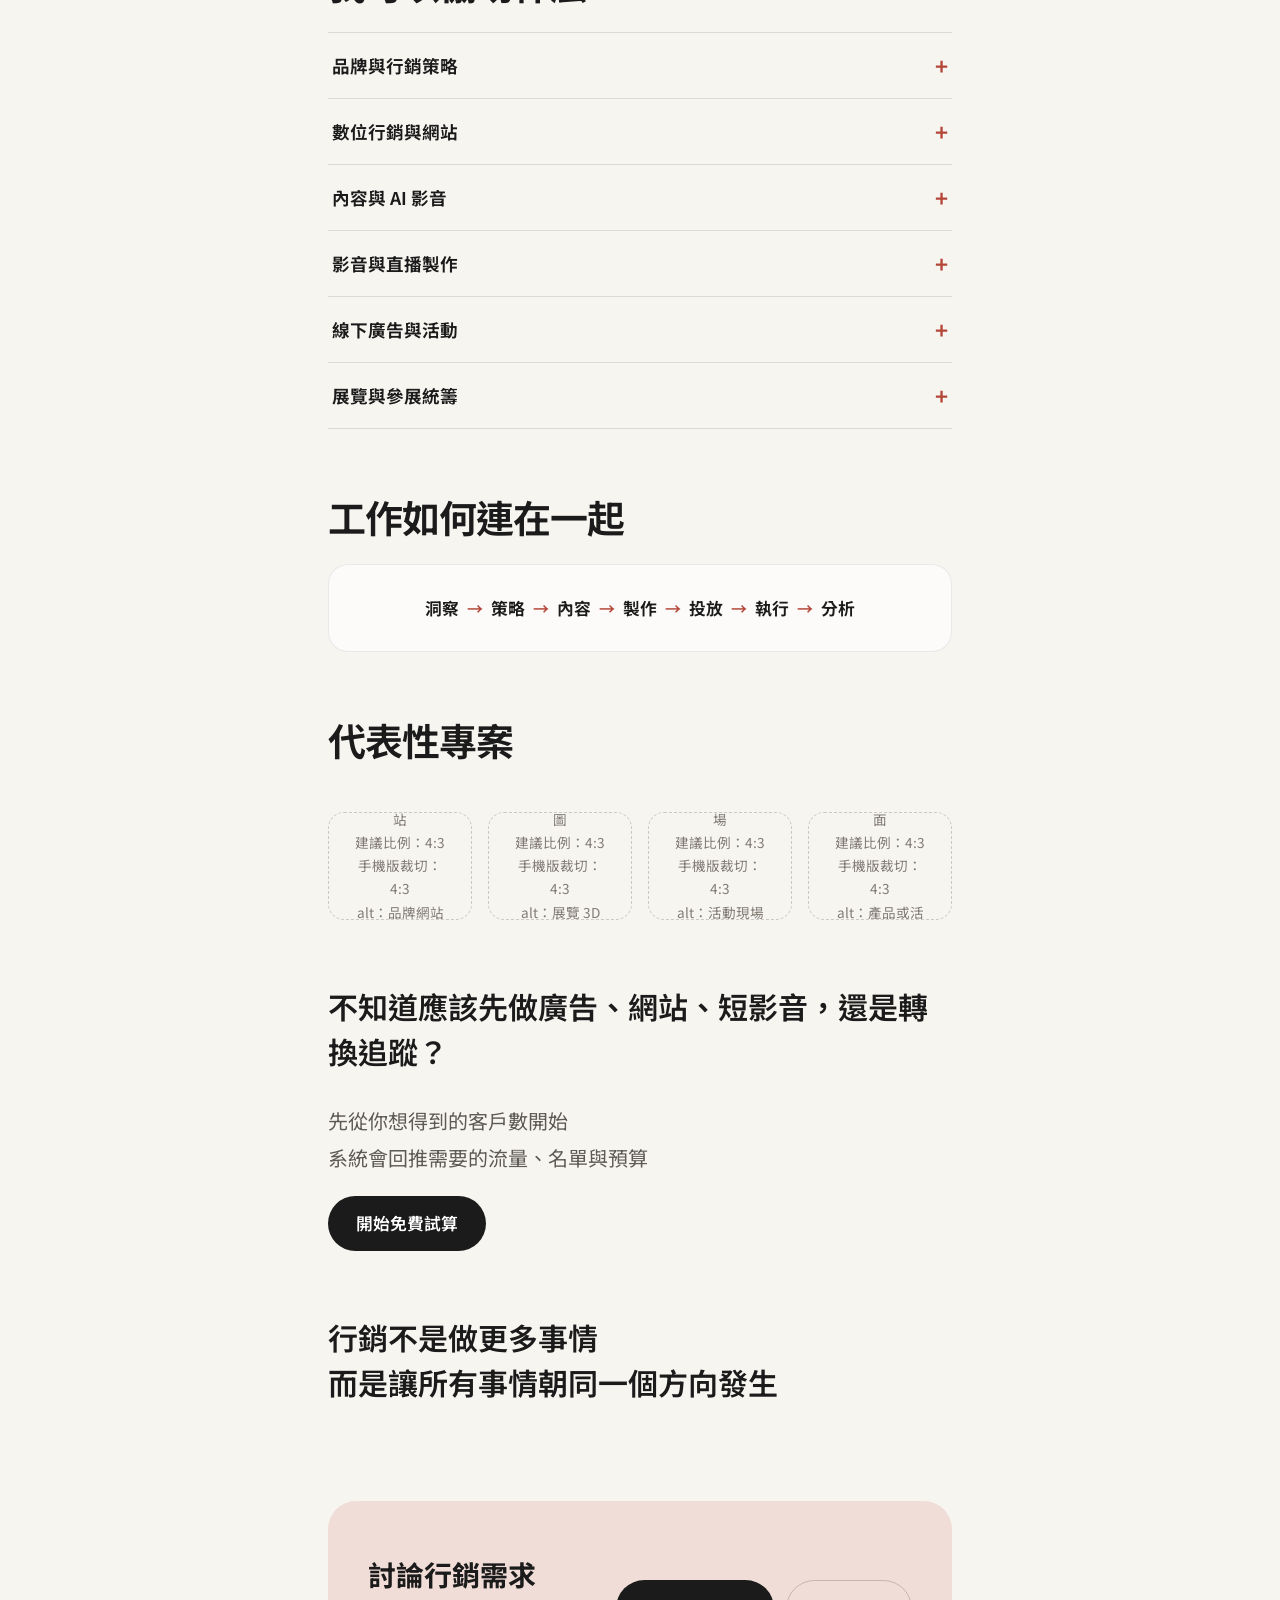
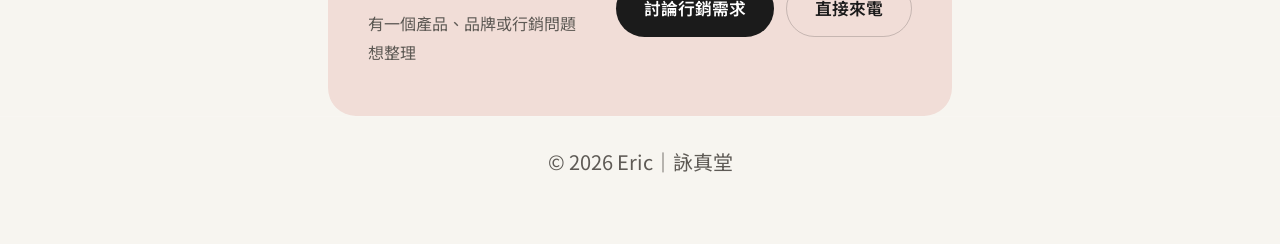
<file: services/marketing/index.html>
<!doctype html>
<html lang="zh-Hant">
<head>
  <meta charset="utf-8">
  <meta name="viewport" content="width=device-width, initial-scale=1, viewport-fit=cover">
  <title>品牌行銷｜詠真堂</title>
  <meta name="description" content="問題通常不是缺少行銷工具，而是策略、內容、渠道與執行從來沒有真正連在一起。Eric 整合線上與線下資源，把策略真正執行出來。">
  <link rel="canonical" href="https://ericinsocial.github.io/Eric/services/marketing/">
  <meta property="og:type" content="website">
  <meta property="og:title" content="品牌行銷｜詠真堂">
  <meta property="og:description" content="問題通常不是缺少行銷工具，而是策略、內容、渠道與執行從來沒有真正連在一起">
  <meta property="og:image" content="https://ericinsocial.github.io/Eric/Eric%E5%BD%A2%E8%B1%A1%E7%85%A7.jpg">
  <meta property="og:locale" content="zh_TW">
  <meta name="theme-color" content="#0d1117">
  <link rel="manifest" href="../../manifest.webmanifest">
  <link rel="preconnect" href="https://fonts.googleapis.com">
  <link rel="preconnect" href="https://fonts.gstatic.com" crossorigin>
  <link href="https://fonts.googleapis.com/css2?family=Noto+Sans+TC:wght@400;500;700&family=Noto+Serif+TC:wght@500;600;700&display=swap" rel="stylesheet">
  <link rel="stylesheet" href="../../style.css">
</head>
<body class="service-page" data-service="marketing" style="--service-accent:#B44537; --service-accent-soft:#F1DDD7;">
  <a class="skip-link" href="#main">跳至主要內容</a>

  <header class="site-header">
    <a class="brand-lockup" href="../../index.html#top" aria-label="詠真堂首頁">
      <img class="brand-logo" src="../../logo白.png" alt="詠真堂" width="1666" height="700">
    </a>
    <nav class="site-nav" aria-label="主要導覽">
      <a href="../../index.html#top">首頁</a>
      <a href="../../index.html#services" class="active">專業</a>
      <a href="../../index.html#about">關於</a>
      <a href="../../index.html#contact">聯絡</a>
    </nav>
  </header>

  <main id="main">
    <section class="service-hero">
      <div class="content-wrap">
        <a class="back-link" href="../../index.html#services">← 返回專業領域</a>
        <p class="page-label">品牌行銷</p>
        <h1>你想得到多少新客戶？</h1>
        <p class="hero-lines">從真正想要的結果開始<br>回推需要多少曝光、點擊、名單與廣告預算</p>
        <div class="hero-actions">
          <a class="primary-action" href="#marketing-funnel-calculator">免費試算我的廣告成果</a>
          <a class="secondary-action" href="#marketing-services">查看行銷服務</a>
        </div>
        <p class="hero-note">免費試算｜不用留下電話｜約 3 分鐘完成</p>
      </div>
    </section>

    <div class="content-wrap prose">
      <div id="mount-hero-image" class="reveal-block"></div>
    </div>

    <section class="content-wrap prose content-block" id="marketing-funnel-calculator" aria-labelledby="calculator-teaser-title">
      <p class="page-label">廣告結果回推試算器</p>
      <h2 id="calculator-teaser-title" class="reveal-block">不是先決定要不要投廣告</h2>
      <p class="reveal-block">而是先知道，要達成你的目標<br>需要多少流量、名單與廣告預算</p>
      <div id="mount-calc-flow" class="reveal-block"></div>
      <p class="reveal-block"><a class="cta-button" href="../../calculator/">開始試算我的廣告成果</a></p>
      <p class="support-line reveal-block">免費試算｜不用留下電話｜約 3 分鐘完成</p>
    </section>

    <div class="content-wrap prose content-block" id="marketing-services">
      <h2 class="reveal-block">我可以協助什麼</h2>
      <div id="mount-accordion" class="reveal-block"></div>
    </div>

    <div class="content-wrap prose content-block">
      <h2 class="reveal-block">工作如何連在一起</h2>
      <div id="mount-flow" class="reveal-block"></div>
    </div>

    <div class="content-wrap prose content-block">
      <h2 class="reveal-block">代表性專案</h2>
      <div id="mount-projects" class="reveal-block"></div>
    </div>

    <div class="content-wrap prose content-block">
      <p class="emphasis reveal-block">不知道應該先做廣告、網站、短影音，還是轉換追蹤？</p>
      <p class="reveal-block">先從你想得到的客戶數開始<br>系統會回推需要的流量、名單與預算</p>
      <p class="reveal-block"><a class="cta-button" href="../../calculator/">開始免費試算</a></p>
    </div>

    <div class="content-wrap prose content-block">
      <p class="emphasis reveal-block">行銷不是做更多事情<br>而是讓所有事情朝同一個方向發生</p>
    </div>

    <div class="content-wrap prose">
      <div id="mount-cta" class="reveal-block"></div>
    </div>
  </main>

  <a class="marketing-float-cta" id="marketing-float-cta" href="#marketing-funnel-calculator">免費試算廣告成果</a>

  <footer class="site-footer"><p>© <span id="year"></span> Eric｜詠真堂</p></footer>
  <nav class="bottom-nav" aria-label="底部導覽"><a href="../../index.html#top">首頁</a><a href="../../index.html#services" class="active">專業</a><a href="../../index.html#about">關於</a><a href="../../index.html#contact">聯絡</a></nav>
  <script src="../../script.js" defer></script>
  <script defer>
    document.addEventListener("DOMContentLoaded", () => {
      renderPlaceholder("mount-hero-image", {
        label: "情境圖：高級工作桌、策略文件、網站畫面、相機或影像製作設備、展場設計草稿",
        desktop: "16:9（桌面寬度 1200px）",
        mobile: "4:5 裁切",
        alt: "Eric 的品牌行銷工作情境"
      });
      renderAccordion("mount-accordion", [
        { title: "品牌與行銷策略", items: ["品牌定位、產品價值整理、市場溝通策略、OMO 線上線下整合、行銷企劃、年度或專案行銷規劃、商業模式與服務包裝"] },
        { title: "數位行銷與網站", items: ["Google Ads、Meta Ads、線上廣告投放、Landing Page 規劃、品牌網站規劃、SEO、GA4 數據分析、使用者路徑與轉換設計、GitHub Pages 與輕量網站建置規劃"] },
        { title: "內容與 AI 影音", items: ["AI 圖像生成、AI 影片生成、短影音企劃、腳本、分鏡、AI 配音、AI 工作流程、社群內容企劃、行銷文案、新聞稿"] },
        { title: "影音與直播製作", items: ["攝影、錄影、錄音、剪輯、直播、訪談、Podcast、活動紀錄、產品影片"] },
        { title: "線下廣告與活動", items: ["實體廣告、平面文宣、海報、展場輸出物、活動宣傳、現場執行、導流與互動設計"] },
        { title: "展覽與參展統籌", items: ["展覽策略、參展規劃、攤位內容規劃、展場 2D 圖、展場 3D 圖、展示動線、展品與設備安排、國際展覽統籌、媒體與內容規劃、現場活動執行、展後內容與名單整理"] }
      ]);
      renderFlowDiagram("mount-flow", ["洞察", "策略", "內容", "製作", "投放", "執行", "分析"]);
      renderPlaceholderGrid("mount-projects", [
        { label: "案例：品牌網站", ratio: "ratio-4-3", desktop: "4:3", mobile: "4:3", alt: "品牌網站案例畫面" },
        { label: "案例：展覽 3D 圖", ratio: "ratio-4-3", desktop: "4:3", mobile: "4:3", alt: "展覽 3D 規劃圖" },
        { label: "案例：活動現場", ratio: "ratio-4-3", desktop: "4:3", mobile: "4:3", alt: "活動現場執行紀錄" },
        { label: "案例：影片畫面", ratio: "ratio-4-3", desktop: "4:3", mobile: "4:3", alt: "產品或活動影片畫面" }
      ]);
      renderServiceCTA("mount-cta", {
        title: "討論行銷需求",
        desc: "有一個產品、品牌或行銷問題想整理",
        buttons: [
          { label: "討論行銷需求", href: "https://line.me/ti/p/x0qtal5f5A", external: true },
          { label: "直接來電", href: "tel:0920148119", secondary: true }
        ]
      });
      renderFlowDiagram("mount-calc-flow", ["曝光", "點擊", "瀏覽", "名單", "成交"]);

      const floatCta = document.getElementById("marketing-float-cta");
      const calcSection = document.getElementById("marketing-funnel-calculator");
      if (floatCta && calcSection && "IntersectionObserver" in window) {
        const floatObserver = new IntersectionObserver((entries) => {
          entries.forEach((entry) => floatCta.classList.toggle("is-hidden", entry.isIntersecting));
        }, { threshold: .2 });
        floatObserver.observe(calcSection);
      }
    });
  </script>
</body>
</html>
</file>
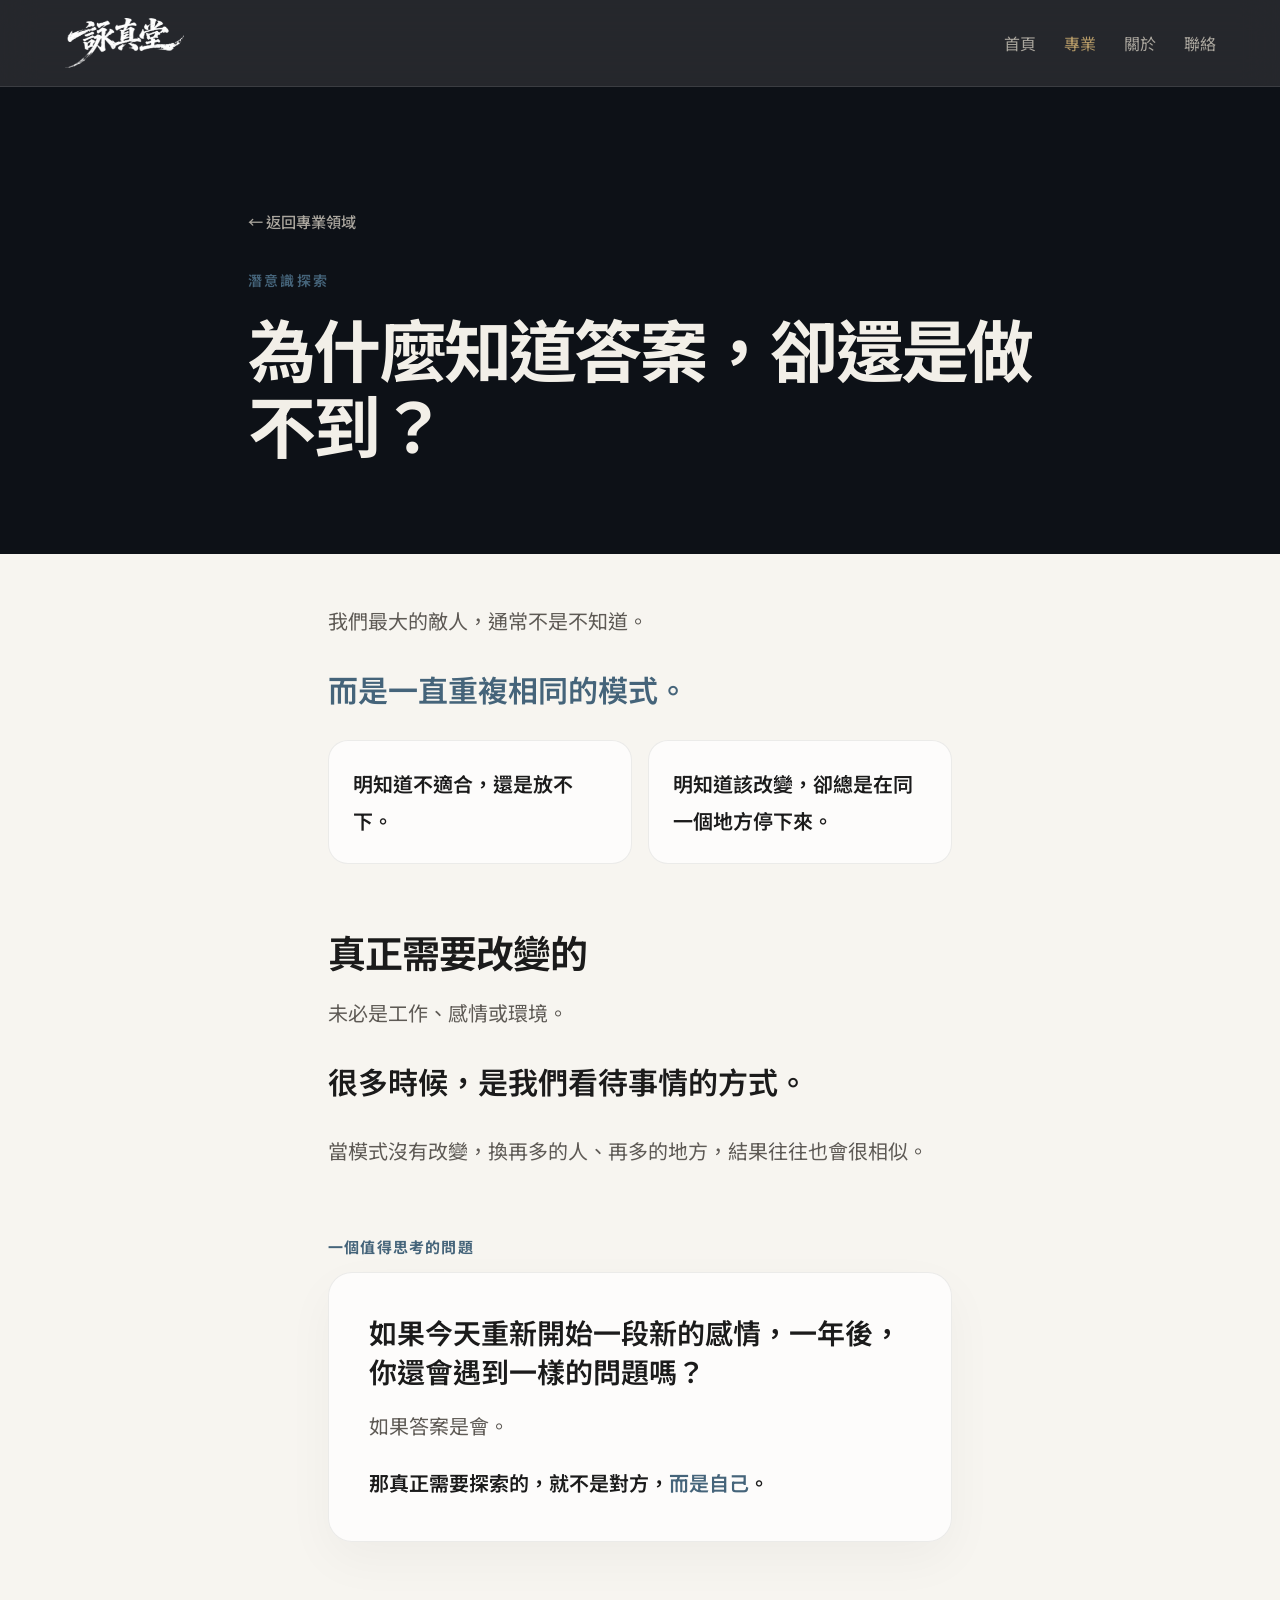
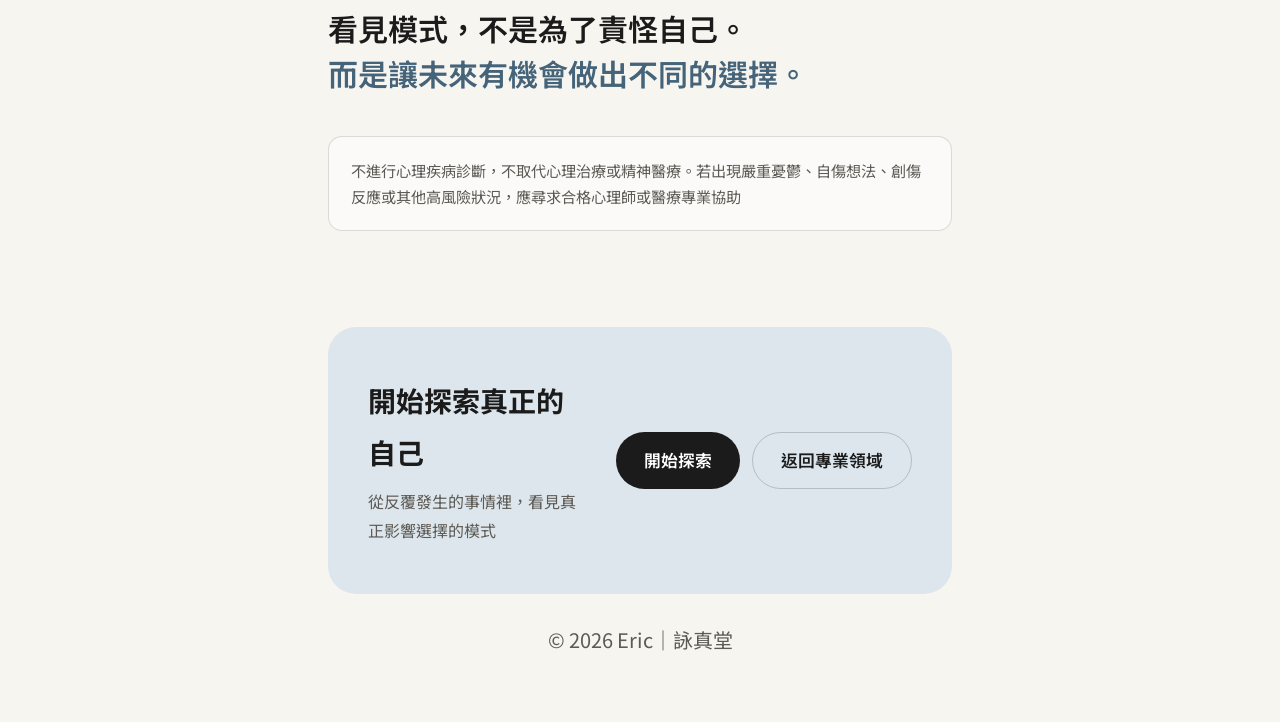
<file: services/subconscious/index.html>
<!doctype html>
<html lang="zh-Hant">
<head>
  <meta charset="utf-8">
  <meta name="viewport" content="width=device-width, initial-scale=1, viewport-fit=cover">
  <title>潛意識探索｜詠真堂</title>
  <meta name="description" content="看見模式，不是為了責怪自己，而是讓未來有機會做出不同的選擇。Eric 透過對話、象徵與問題整理，陪你辨認反覆出現的模式。">
  <link rel="canonical" href="https://ericinsocial.github.io/Eric/services/subconscious/">
  <meta property="og:type" content="website">
  <meta property="og:title" content="潛意識探索｜詠真堂">
  <meta property="og:description" content="看見模式，不是為了責怪自己，而是讓未來有機會做出不同的選擇">
  <meta property="og:image" content="https://ericinsocial.github.io/Eric/Eric%E5%BD%A2%E8%B1%A1%E7%85%A7.jpg">
  <meta property="og:locale" content="zh_TW">
  <meta name="theme-color" content="#0d1117">
  <link rel="manifest" href="../../manifest.webmanifest">
  <link rel="preconnect" href="https://fonts.googleapis.com">
  <link rel="preconnect" href="https://fonts.gstatic.com" crossorigin>
  <link href="https://fonts.googleapis.com/css2?family=Noto+Sans+TC:wght@400;500;700&family=Noto+Serif+TC:wght@500;600;700&display=swap" rel="stylesheet">
  <link rel="stylesheet" href="../../style.css">
</head>
<body class="service-page" data-service="subconscious" style="--service-accent:#45647A; --service-accent-soft:#DCE6EC;">
  <a class="skip-link" href="#main">跳至主要內容</a>

  <header class="site-header">
    <a class="brand-lockup" href="../../index.html#top" aria-label="詠真堂首頁">
      <img class="brand-logo" src="../../logo白.png" alt="詠真堂" width="1666" height="700">
    </a>
    <nav class="site-nav" aria-label="主要導覽">
      <a href="../../index.html#top">首頁</a>
      <a href="../../index.html#services" class="active">專業</a>
      <a href="../../index.html#about">關於</a>
      <a href="../../index.html#contact">聯絡</a>
    </nav>
  </header>

  <main id="main">
    <section class="service-hero">
      <div class="content-wrap">
        <a class="back-link" href="../../index.html#services">← 返回專業領域</a>
        <p class="page-label">潛意識探索</p>
        <h1>為什麼知道答案，卻還是做不到？</h1>
      </div>
    </section>

    <div class="content-wrap prose content-block">
      <p class="reveal-block">我們最大的敵人，通常不是不知道。</p>
      <p class="emphasis reveal-block"><span class="accent">而是一直重複相同的模式。</span></p>
      <div id="mount-twin" class="reveal-block"></div>
    </div>

    <div class="content-wrap prose content-block">
      <h2 class="reveal-block">真正需要改變的</h2>
      <p class="reveal-block">未必是工作、感情或環境。</p>
      <p class="emphasis reveal-block">很多時候，是我們看待事情的方式。</p>
      <p class="reveal-block">當模式沒有改變，換再多的人、再多的地方，結果往往也會很相似。</p>
    </div>

    <div class="content-wrap prose content-block">
      <h3 class="reveal-block">一個值得思考的問題</h3>
      <div id="mount-insight" class="reveal-block"></div>
    </div>

    <div class="content-wrap prose content-block">
      <p class="emphasis reveal-block">看見模式，不是為了責怪自己。<br><span class="accent">而是讓未來有機會做出不同的選擇。</span></p>
    </div>

    <div class="content-wrap prose">
      <div id="mount-notice" class="reveal-block"></div>
      <div id="mount-cta" class="reveal-block"></div>
    </div>
  </main>

  <footer class="site-footer"><p>© <span id="year"></span> Eric｜詠真堂</p></footer>
  <nav class="bottom-nav" aria-label="底部導覽"><a href="../../index.html#top">首頁</a><a href="../../index.html#services" class="active">專業</a><a href="../../index.html#about">關於</a><a href="../../index.html#contact">聯絡</a></nav>
  <script src="../../script.js" defer></script>
  <script defer>
    document.addEventListener("DOMContentLoaded", () => {
      renderTwinCards("mount-twin", [
        "明知道不適合，還是放不下。",
        "明知道該改變，卻總是在同一個地方停下來。"
      ]);
      renderInsightCard("mount-insight", {
        lede: "如果今天重新開始一段新的感情，一年後，你還會遇到一樣的問題嗎？",
        body: "如果答案是會。",
        result: "那真正需要探索的，就不是對方，<span class=\"accent\">而是自己</span>。"
      });
      renderNoticeBox("mount-notice", "不進行心理疾病診斷，不取代心理治療或精神醫療。若出現嚴重憂鬱、自傷想法、創傷反應或其他高風險狀況，應尋求合格心理師或醫療專業協助");
      renderServiceCTA("mount-cta", {
        title: "開始探索真正的自己",
        desc: "從反覆發生的事情裡，看見真正影響選擇的模式",
        buttons: [
          { label: "開始探索", href: "https://line.me/ti/p/x0qtal5f5A", external: true },
          { label: "返回專業領域", href: "../../index.html#services", secondary: true }
        ]
      });
    });
  </script>
</body>
</html>
</file>
<file: style.css>
:root {
  --bg: #0d1117;
  --bg-elevated: #141a22;
  --surface: rgba(255, 255, 255, 0.045);
  --surface-hover: rgba(255, 255, 255, 0.075);

  --text-primary: #f2efe8;
  --text-secondary: #aaa69e;
  --text-muted: #74777c;

  --line: rgba(255, 255, 255, 0.1);
  --line-strong: rgba(255, 255, 255, 0.16);

  --accent: #b59a68;
  --accent-soft: rgba(181, 154, 104, 0.14);

  --danger: #ba6b6b;

  --shadow: 0 16px 44px rgba(0, 0, 0, 0.28);
  --radius: 24px;
  --sans: "Noto Sans TC", "PingFang TC", "Microsoft JhengHei", sans-serif;
  --serif: "Noto Serif TC", "Songti TC", serif;
}
* { box-sizing: border-box; }
html { scroll-behavior: smooth; }
body {
  margin: 0;
  color: var(--text-primary);
  background:
    radial-gradient(circle at 72% 18%, rgba(181, 154, 104, 0.07), transparent 32%),
    radial-gradient(circle at 16% 84%, rgba(92, 107, 120, 0.08), transparent 34%),
    var(--bg);
  font-family: var(--sans);
  line-height: 1.8;
  overflow-x: hidden;
}
a { color: inherit; text-decoration: none; }
button, a { -webkit-tap-highlight-color: transparent; }
.skip-link { position: absolute; left: -999px; top: 1rem; z-index: 10; }
.skip-link:focus { left: 1rem; background: var(--text-primary); color: var(--bg); padding: .6rem 1rem; border-radius: 999px; }

.site-header {
  position: sticky; top: 0; z-index: 5;
  min-height: 72px;
  display: flex; align-items: center; justify-content: space-between;
  padding: max(10px, env(safe-area-inset-top)) 18px 8px;
  backdrop-filter: blur(18px);
  background: rgba(8, 11, 16, .88);
  border-bottom: 1px solid var(--line);
}
.brand-lockup { display: flex; align-items: center; }
.brand-logo {
  display: block;
  width: 125px;
  height: auto;
  max-height: 50px;
  object-fit: contain;
  animation: logo-reveal 1.1s ease-out both;
}

@keyframes logo-reveal {
  from { opacity: 0; transform: translateY(-4px); filter: brightness(1.4); }
  to { opacity: 1; transform: translateY(0); filter: brightness(1); }
}

.shine-text {
  background: linear-gradient(100deg, var(--accent) 30%, #e8d9b8 45%, var(--accent) 60%);
  background-size: 220% auto;
  color: transparent;
  -webkit-background-clip: text;
  background-clip: text;
  -webkit-text-fill-color: transparent;
  animation: shine-sweep 6s ease-in-out infinite;
}

@keyframes shine-sweep {
  0%, 100% { background-position: 0% center; }
  50% { background-position: 100% center; }
}
.site-nav { display: none; position: relative; gap: 28px; color: var(--text-secondary); font-size: 1rem; }
.site-nav a:hover { color: var(--accent); }
.site-nav a.active, .bottom-nav a.active { color: var(--accent); }
.nav-indicator {
  position: absolute; left: 0; bottom: -6px; height: 2px;
  background: var(--accent); border-radius: 2px;
  width: 0; transform: translateX(0);
  transition: transform .35s ease, width .35s ease;
  pointer-events: none;
}
.bottom-nav { position: relative; }
.bottom-nav .nav-indicator { bottom: 4px; }

.section { width: min(1120px, calc(100% - 40px)); margin: 0 auto; padding: clamp(56px, 9vw, 120px) 0; }
.narrow { width: min(820px, calc(100% - 40px)); }
.narrow p, .about-panel p, .contact-copy p { max-width: 38rem; }

h1, h2, h3 { margin: 0; color: var(--text-primary); }
h1 { font-family: var(--sans); font-weight: 600; font-size: clamp(2.2rem, 10vw, 3rem); line-height: 1; letter-spacing: -0.035em; }
h2 { font-family: var(--sans); font-weight: 600; font-size: clamp(1.55rem, 5.5vw, 1.85rem); line-height: 1.3; }
p { color: var(--text-secondary); font-size: 1.05rem; line-height: 1.85; }

.hero-cover {
  position: relative;
  width: 100%;
  min-height: calc(100svh - 72px);
  display: grid;
  place-items: center;
  overflow: hidden;
  isolation: isolate;
  padding: 48px 24px 72px;
}

.hero-background { position: absolute; inset: 0; z-index: -3; }
.hero-background-image {
  display: block;
  width: 100%;
  height: 100%;
  object-fit: cover;
  object-position: 50% 28%;
}

.hero-overlay {
  position: absolute;
  inset: 0;
  z-index: -2;
  background:
    linear-gradient(to bottom, rgba(8, 11, 16, .5) 0%, rgba(8, 11, 16, .18) 30%, rgba(8, 11, 16, .32) 58%, rgba(8, 11, 16, .88) 100%),
    linear-gradient(to right, rgba(8, 11, 16, .18), rgba(8, 11, 16, .08));
}

.hero-content {
  width: min(100%, 560px);
  display: flex;
  flex-direction: column;
  align-items: center;
  text-align: center;
  margin-top: auto;
  padding-top: 38svh;
}

.hero-name {
  display: flex;
  align-items: baseline;
  justify-content: center;
  flex-wrap: nowrap;
  gap: 14px;
  margin: 0 0 18px;
  color: #F4F0E8;
  line-height: 1;
}
.hero-name-en {
  font-family: var(--sans);
  font-size: clamp(42px, 12vw, 58px);
  font-weight: 600;
  letter-spacing: -.04em;
}
.hero-name-zh {
  font-family: var(--serif);
  font-size: clamp(28px, 7vw, 36px);
  font-weight: 600;
  letter-spacing: .06em;
}

.hero-tagline {
  margin: 0;
  font-family: var(--serif);
  font-size: clamp(30px, 8vw, 42px);
  font-weight: 600;
  line-height: 1.4;
  letter-spacing: .01em;
  color: #F4F0E8;
  text-shadow: 0 2px 18px rgba(0, 0, 0, .45);
}
.hero-tagline span { display: block; color: #C9A86A; }

.hero-cta {
  margin-top: 28px;
  display: inline-flex;
  align-items: center;
  justify-content: center;
  min-height: 50px;
  padding: 12px 30px;
  border-radius: 999px;
  background: #C9A86A;
  color: #0D1117;
  font-size: 17px;
  font-weight: 700;
  box-shadow: 0 10px 30px rgba(0, 0, 0, .22);
  transition: transform .25s ease;
}
.hero-cta:hover { transform: translateY(-2px); }
.hero-cta:active { transform: scale(.97); }

.primary-action, .secondary-action {
  position: relative;
  display: inline-flex; align-items: center; justify-content: center;
  font: inherit; font-weight: 600;
  overflow: hidden;
  transition: transform .25s ease, border-color .25s ease, background .25s ease, color .25s ease;
}
.primary-action:hover, .secondary-action:hover { transform: translateY(-2px); }
.primary-action:active, .secondary-action:active { transform: scale(.97); }
.primary-action {
  min-height: 50px;
  padding: 0 26px;
  border-radius: 999px;
  background: var(--accent);
  color: var(--bg);
  border: 1px solid var(--accent);
  font-size: 1.05rem;
}
.secondary-action {
  min-height: auto;
  padding: 0 0 3px;
  border: none;
  border-bottom: 1px solid var(--line-strong);
  border-radius: 0;
  background: transparent;
  color: var(--text-secondary);
  font-size: .95rem;
  font-weight: 500;
}
.secondary-action:hover { border-color: var(--accent); color: var(--accent); }

.primary-action::after {
  content: "";
  position: absolute; inset: 0;
  background: linear-gradient(120deg, transparent 40%, rgba(255, 255, 255, .25) 50%, transparent 60%);
  transform: translateX(-100%);
  transition: transform .6s ease;
  pointer-events: none;
}
.primary-action:hover::after { transform: translateX(100%); }

.positioning { border-left: 2px solid var(--accent-soft); padding-left: clamp(18px, 4vw, 40px); padding-top: 36px; padding-bottom: 36px; }
.positioning h2 { margin-bottom: 18px; }
.positioning p { margin-top: 0; margin-bottom: 10px; }
.positioning p:last-child { margin-bottom: 0; }

.section-heading { margin-bottom: 24px; }

.service-list { display: grid; gap: 16px; }
.service-card {
  position: relative;
  display: flex; flex-direction: column; justify-content: center; gap: 8px;
  min-height: 112px;
  padding: 18px 20px;
  border: 1px solid var(--line);
  background: var(--surface);
  border-radius: 20px;
  cursor: pointer;
  transition: transform .25s ease, border-color .25s ease, background .25s ease;
}
.service-card:hover, .service-card:focus-visible {
  transform: translateY(-3px);
  border-color: var(--accent);
  background: var(--surface-hover);
}
.service-title { font-size: 22px; font-weight: 700; line-height: 1.25; color: var(--text-primary); }
.service-preview { margin: 0; font-size: 16px; }
.service-more-link {
  display: inline-block;
  margin-top: 2px;
  font-size: 1rem; font-weight: 500; color: var(--accent);
  transition: transform .25s ease;
}
.service-card:hover .service-more-link, .service-card:focus-visible .service-more-link {
  transform: translateX(4px);
}

.calc-promo {
  display: flex;
  flex-direction: column;
  gap: 16px;
  align-items: flex-start;
  margin-top: 16px;
  padding: 22px 24px;
  border: 1px solid var(--line);
  border-radius: 20px;
  background: var(--surface);
}
.calc-promo-title { font-size: 1.05rem; font-weight: 700; color: var(--text-primary); margin: 0 0 4px; }
.calc-promo-desc { font-size: .95rem; color: var(--text-secondary); margin: 0; }
.calc-promo-btn { flex-shrink: 0; }
@media (min-width: 640px) {
  .calc-promo { flex-direction: row; align-items: center; justify-content: space-between; gap: 24px; }
}

.statement-card {
  display: grid; place-content: center; justify-items: center; text-align: center;
  gap: 26px;
  min-height: 280px;
  padding: 40px 24px;
  border: 1px solid var(--line);
  border-radius: 32px;
  background: radial-gradient(circle at 50% 22%, var(--accent-soft), transparent 60%), var(--surface);
}
.statement-card h2 { font-family: var(--serif); font-weight: 600; font-size: clamp(1.5rem, 4vw, 2rem); line-height: 1.35; }
.statement-line { font-family: var(--serif); font-weight: 500; font-size: clamp(1.2rem, 3vw, 1.5rem); line-height: 1.35; margin: 0; color: var(--text-secondary); }
.accent-text { color: var(--accent); }
.statement-more { font-size: .85rem; color: var(--text-secondary); letter-spacing: .04em; }
.statement-link {
  cursor: pointer;
  transition: transform .25s ease, border-color .25s ease;
}
.statement-link:hover {
  transform: translateY(-4px);
  border-color: var(--accent);
}

.about-panel, .contact-panel {
  border: 1px solid var(--line);
  border-radius: var(--radius);
  padding: clamp(24px, 5vw, 44px);
  background: var(--surface);
  box-shadow: var(--shadow);
}
.about-panel h2 { margin-bottom: 18px; }
.about-intro p + p { margin-top: 16px; }
.about-intro { margin-bottom: 8px; }

.capability-list { list-style: none; margin: 0; padding: 0; display: grid; gap: 10px; }
.capability-list li {
  position: relative;
  padding-left: 22px;
  color: var(--text-secondary);
  font-size: 1.05rem;
}
.capability-list li::before {
  content: "";
  position: absolute; left: 0; top: .7em;
  width: 10px; height: 2px;
  background: var(--accent);
}

.contact { display: grid; gap: 24px; }
.contact-copy h2 { margin-bottom: 12px; }
.contact-primary { display: flex; flex-direction: column; gap: 12px; }
.contact-line-btn, .contact-phone-btn { width: 100%; min-height: 52px; font-size: 1.05rem; font-weight: 600; }
.contact-area { margin: 20px 0 0; font-size: 1rem; color: var(--text-secondary); text-align: center; }

.site-footer { padding: 26px 20px 44px; text-align: center; border-top: 1px solid var(--line); }
.site-footer p { font-size: .82rem; }

.reveal { opacity: 0; transform: translateY(16px); transition: opacity .6s ease, transform .6s ease; }
.reveal.visible { opacity: 1; transform: none; }

.bottom-nav {
  position: fixed; left: 14px; right: 14px; bottom: calc(10px + env(safe-area-inset-bottom)); z-index: 6;
  min-height: 48px;
  display: grid; grid-template-columns: repeat(4, 1fr); gap: 4px;
  padding: 6px;
  border: 1px solid var(--line);
  border-radius: 999px;
  background: rgba(13, 17, 23, .82);
  backdrop-filter: blur(18px);
  box-shadow: 0 10px 32px rgba(0, 0, 0, 0.3);
  opacity: 0;
  transform: translateY(calc(100% + 24px));
  pointer-events: none;
  transition: opacity .35s ease, transform .35s ease;
}
.bottom-nav.is-visible { opacity: 1; transform: translateY(0); pointer-events: auto; }
.bottom-nav a { display: grid; place-items: center; color: var(--text-secondary); font-size: 14px; border-radius: 999px; padding: 8px 0; }
.bottom-nav a:hover { color: var(--text-primary); background: var(--surface-hover); }

body { padding-bottom: calc(64px + env(safe-area-inset-bottom)); }

@media (min-width: 768px) {
  .site-header {
    min-height: 76px;
    padding: 18px clamp(28px, 5vw, 64px);
  }
  .brand-logo { width: clamp(120px, 9vw, 150px); }
  .site-nav { display: flex; }
  .bottom-nav { display: none; }
  body { padding-bottom: 0; }

  .section { padding: clamp(96px, 8vw, 140px) 0; }

  h1 { font-size: clamp(3.5rem, 6vw, 5.8rem); }
  h2 { font-size: clamp(1.9rem, 3vw, 2.6rem); }
  p { font-size: 1.1rem; line-height: 1.85; }

  .hero-cover { min-height: calc(100vh - 76px); padding: 56px 40px 96px; }
  .hero-background-image { object-position: 50% 30%; }
  .hero-content { width: min(100%, 760px); }
  .hero-name-en { font-size: clamp(72px, 6vw, 90px); }
  .hero-name-zh { font-size: clamp(42px, 4vw, 52px); }
  .hero-tagline { font-size: clamp(48px, 4.2vw, 64px); }

  .positioning { padding-top: 56px; padding-bottom: 56px; }

  .service-list { grid-template-columns: repeat(2, 1fr); }

  .method-grid { grid-template-columns: repeat(3, 1fr); gap: 16px; }

  .contact { grid-template-columns: .85fr 1.15fr; align-items: start; }
}

@media (min-width: 1024px) {
  .hero-background { background: #0d1117; }
  .hero-background-image {
    width: 100%;
    height: 100%;
    object-fit: contain;
    object-position: center center;
  }
}

/* ===== Service detail pages (dark hero + light "editorial" body) ===== */
.service-page { background: #F7F5F0; color: #1B1B1B; }
.service-page .body-text { color: #5E5A55; }
.service-page .text-muted { color: #817B74; }

/* Header stays on the site-wide dark theme; no per-page override needed */
.service-page .nav-indicator { background: var(--accent); }

.service-hero {
  background: var(--bg);
  color: var(--text-primary);
  padding-block: clamp(64px, 12vw, 120px) clamp(40px, 6vw, 64px);
}
.service-hero .back-link {
  display: inline-flex; align-items: center; gap: 6px;
  color: var(--text-secondary); font-size: .95rem; font-weight: 500;
  transition: color .2s ease;
}
.service-hero .back-link:hover { color: var(--service-accent); }
.service-hero .page-label {
  font-size: 14px; font-weight: 600; letter-spacing: .16em; text-transform: uppercase;
  color: var(--service-accent);
  margin: 28px 0 16px;
}
.service-hero h1 { color: var(--text-primary); margin: 0 0 20px; }
.service-hero .hero-lines {
  font-size: clamp(17px, 2.2vw, 22px);
  font-weight: 500;
  line-height: 1.6;
  color: var(--text-secondary);
  margin: 0;
  max-width: 42rem;
}
.service-hero .hero-actions { display: flex; flex-wrap: wrap; gap: 14px; margin-top: 28px; }
.service-hero .hero-note { font-size: .85rem; color: var(--text-muted); margin: 14px 0 0; }

.marketing-float-cta {
  position: fixed;
  left: 16px; right: 16px;
  bottom: calc(78px + env(safe-area-inset-bottom));
  z-index: 6;
  display: flex;
  align-items: center;
  justify-content: center;
  min-height: 48px;
  border-radius: 999px;
  background: var(--service-accent);
  color: #fff;
  font-weight: 700;
  font-size: .95rem;
  box-shadow: 0 10px 30px rgba(0, 0, 0, .28);
  opacity: 1;
  transform: translateY(0);
  transition: opacity .3s ease, transform .3s ease;
}
.marketing-float-cta.is-hidden { opacity: 0; transform: translateY(12px); pointer-events: none; }
@media (min-width: 768px) { .marketing-float-cta { display: none; } }

.service-page .content-wrap { max-width: 880px; margin-inline: auto; padding-inline: 24px; }
.service-page .prose { max-width: 720px; }
@media (min-width: 768px) {
  .service-page .content-wrap { padding-inline: 48px; }
}

.service-page .page-label {
  font-size: 14px; font-weight: 600; letter-spacing: .16em; text-transform: uppercase;
  color: var(--service-accent);
  margin: 32px 0 16px;
}

.service-page h1 {
  font-size: clamp(36px, 6vw, 68px);
  font-weight: 700;
  line-height: 1.12;
  letter-spacing: -.04em;
  margin: 0 0 28px;
}

.service-page h2 {
  font-size: clamp(25px, 3.5vw, 38px);
  font-weight: 650;
  line-height: 1.25;
  letter-spacing: -.025em;
  color: #1B1B1B;
  margin: 0 0 18px;
}
.service-page h2 .accent { color: var(--service-accent); }

.service-page h3 {
  font-size: 15px;
  font-weight: 700;
  letter-spacing: .08em;
  color: var(--service-accent);
  margin: 0 0 12px;
}

.service-page p {
  font-size: clamp(17px, 2vw, 20px);
  font-weight: 400;
  line-height: 1.85;
  color: #5E5A55;
  margin: 0 0 20px;
}

.service-page .emphasis {
  font-size: clamp(21px, 2.8vw, 30px);
  font-weight: 600;
  line-height: 1.5;
  color: #1B1B1B;
  margin: 28px 0;
}
.service-page .emphasis.is-muted { color: #817B74; font-weight: 550; }
.service-page .emphasis .accent { color: var(--service-accent); }

.service-page .content-block { margin-top: 64px; }
.service-page .content-block:first-of-type { margin-top: 48px; }

.service-page .support-line { font-size: 1.05rem; color: #5E5A55; margin-top: -8px; }
.service-page .support-line .accent { color: var(--service-accent); font-weight: 600; }

.service-page hr.divider { border: none; border-top: 1px solid rgba(27, 27, 27, .1); margin: 20px 0; }

.service-page .card {
  background: rgba(255, 255, 255, .72);
  border: 1px solid rgba(27, 27, 27, .08);
  border-radius: 24px;
  padding: 32px 24px;
  box-shadow: 0 18px 50px rgba(0, 0, 0, .04);
}
@media (min-width: 768px) {
  .service-page .card { padding: 40px; }
}
.service-page .card p:last-child { margin-bottom: 0; }
.service-page .card-lede {
  font-size: clamp(21px, 2.8vw, 28px);
  font-weight: 600;
  line-height: 1.4;
  color: #1B1B1B;
  margin: 0 0 16px;
}
.service-page .card-result { color: #1B1B1B; font-weight: 600; margin-top: 16px; }
.service-page .card-result .accent { color: var(--service-accent); }

.service-page .compare-grid { display: grid; gap: 16px; margin-top: 24px; }
@media (min-width: 768px) {
  .service-page .compare-grid { grid-template-columns: 1fr 1fr; }
}
.service-page .compare-card {
  padding: 24px; border-radius: 20px;
  background: rgba(255, 255, 255, .72);
  border: 1px solid rgba(27, 27, 27, .08);
}
.service-page .compare-text { font-size: clamp(17px, 2vw, 20px); font-weight: 600; color: #1B1B1B; margin: 0; }

.service-page .notice-box {
  border: 1px solid rgba(27, 27, 27, .14);
  border-radius: 14px;
  padding: 20px 22px;
  background: rgba(255, 255, 255, .5);
  margin-top: 40px;
}
.service-page .notice-box p {
  font-size: .95rem; line-height: 1.75; color: #5E5A55; margin: 0;
}

.service-page .cta-block {
  border-radius: 28px;
  padding: 40px 28px;
  margin-top: 96px;
  background: var(--service-accent-soft);
}
@media (min-width: 768px) {
  .service-page .cta-block { padding: 48px 40px; display: flex; justify-content: space-between; align-items: center; gap: 32px; }
}
.service-page .cta-title { font-size: clamp(22px, 3vw, 28px); font-weight: 700; color: #1B1B1B; margin: 0 0 8px; }
.service-page .cta-desc { font-size: 1rem; color: #5E5A55; margin: 0; max-width: 34rem; }
.service-page .cta-actions { display: flex; flex-wrap: wrap; gap: 12px; margin-top: 24px; }
@media (min-width: 768px) {
  .service-page .cta-actions { margin-top: 0; flex-shrink: 0; }
}
.service-page .cta-button {
  display: inline-flex; align-items: center; justify-content: center;
  min-height: 48px; padding: 12px 28px; border-radius: 999px;
  background: #1B1B1B; color: #FFFFFF;
  font-size: 1.05rem; font-weight: 600;
  transition: transform .2s ease;
  width: 100%;
}
@media (min-width: 480px) {
  .service-page .cta-button { width: auto; }
}
.service-page .cta-button:hover { transform: translateY(-2px); }
.service-page .cta-button.is-secondary { background: transparent; color: #1B1B1B; border: 1px solid rgba(27, 27, 27, .2); }

.service-page .tag-list { display: flex; flex-wrap: wrap; gap: 8px 10px; margin: 24px 0 0; }
.service-page .tag-list span {
  font-size: .95rem; color: #5E5A55;
  padding: 6px 14px; border-radius: 999px;
  border: 1px solid rgba(27, 27, 27, .12);
  background: rgba(255, 255, 255, .6);
}

.service-page .accordion { margin-top: 24px; border-top: 1px solid rgba(27, 27, 27, .12); }
.service-page .accordion-item { border-bottom: 1px solid rgba(27, 27, 27, .12); }
.service-page .accordion-trigger {
  width: 100%;
  display: flex; justify-content: space-between; align-items: center; gap: 16px;
  padding: 20px 4px;
  font-size: 1.1rem; font-weight: 650;
  font-family: inherit;
  background: none; border: none;
  color: #1B1B1B;
  text-align: left;
  cursor: pointer;
}
.service-page .accordion-trigger::after {
  content: "+";
  flex-shrink: 0;
  font-size: 1.4rem; line-height: 1;
  color: var(--service-accent);
  transition: transform .25s ease;
}
.service-page .accordion-trigger[aria-expanded="true"]::after { transform: rotate(45deg); }
.service-page .accordion-panel { max-height: 0; overflow: hidden; transition: max-height .35s ease; }
.service-page .accordion-panel.is-open { max-height: 600px; }
.service-page .accordion-panel-inner { padding: 0 4px 22px; font-size: 1rem; line-height: 1.75; color: #5E5A55; }

.service-page .flow-diagram {
  display: flex; flex-wrap: wrap; align-items: center; justify-content: center;
  gap: 8px;
  margin-top: 24px;
  padding: 28px 20px;
  border-radius: 20px;
  background: rgba(255, 255, 255, .6);
  border: 1px solid rgba(27, 27, 27, .08);
}
.service-page .flow-step { font-size: 1.05rem; font-weight: 650; color: #1B1B1B; }
.service-page .flow-arrow { color: var(--service-accent); font-weight: 600; }
@media (max-width: 767px) {
  .service-page .flow-diagram { flex-direction: column; gap: 10px; }
  .service-page .flow-arrow { transform: rotate(90deg); }
}

.service-page .price-card {
  margin-top: 24px;
  padding: 32px 24px;
  border-radius: 24px;
  background: rgba(255, 255, 255, .72);
  border: 1px solid rgba(27, 27, 27, .08);
  box-shadow: 0 18px 50px rgba(0, 0, 0, .04);
}
@media (min-width: 768px) { .service-page .price-card { padding: 40px; } }
.service-page .price-name { font-size: 1.1rem; font-weight: 700; color: #1B1B1B; margin: 0 0 4px; }
.service-page .price-meta { font-size: .95rem; color: #817B74; margin: 0 0 18px; }
.service-page .price-amount { font-size: clamp(28px, 4vw, 36px); font-weight: 700; color: var(--service-accent); margin: 0 0 20px; }
.service-page .price-includes { list-style: none; margin: 0 0 24px; padding: 0; display: grid; gap: 10px; }
.service-page .price-includes li { position: relative; padding-left: 22px; font-size: 1rem; color: #5E5A55; }
.service-page .price-includes li::before {
  content: ""; position: absolute; left: 0; top: .65em; width: 10px; height: 2px; background: var(--service-accent);
}

.service-page .image-placeholder {
  aspect-ratio: 16 / 9;
  background: var(--surface);
  border: 1px dashed rgba(27, 27, 27, .2);
  border-radius: 16px;
  display: flex;
  align-items: center;
  justify-content: center;
  color: #817B74;
  font-size: .85rem;
  line-height: 1.7;
  text-align: center;
  padding: 24px;
  margin-top: 24px;
  overflow: hidden;
}
.service-page .image-placeholder.ratio-4-3 { aspect-ratio: 4 / 3; }
.service-page .image-placeholder.ratio-1-1 { aspect-ratio: 1 / 1; }
.service-page .image-placeholder.ratio-4-5 { aspect-ratio: 4 / 5; }
.service-page .image-placeholder.ratio-tall { aspect-ratio: 9 / 19.5; max-width: 320px; margin-inline: auto; }
.service-page .placeholder-grid { display: grid; gap: 16px; margin-top: 24px; grid-template-columns: repeat(2, 1fr); }
@media (min-width: 768px) { .service-page .placeholder-grid { grid-template-columns: repeat(4, 1fr); } }
.service-page .placeholder-grid.cols-3 { grid-template-columns: repeat(2, 1fr); }
@media (min-width: 768px) { .service-page .placeholder-grid.cols-3 { grid-template-columns: repeat(3, 1fr); } }

.service-page .threads-showcase {
  margin-top: 80px;
  padding-block: 64px;
  border-top: 1px solid rgba(27, 27, 27, .08);
  border-bottom: 1px solid rgba(27, 27, 27, .08);
}
.service-page .threads-heading { margin-bottom: 32px; }
.service-page .threads-intro { max-width: 620px; margin-bottom: 0; }

.service-page .threads-primary,
.service-page .threads-extra {
  width: min(100%, 650px);
  margin-inline: auto;
  display: grid;
  grid-template-columns: 1fr;
  gap: 24px;
}
.service-page .thread-entry { width: 100%; min-width: 0; }
.service-page .thread-entry .text-post-media {
  width: 100% !important;
  max-width: 650px !important;
  min-width: 0 !important;
  margin: 0 auto !important;
}

.service-page .threads-actions {
  display: flex;
  flex-direction: column;
  align-items: center;
  gap: 18px;
  margin-top: 32px;
}
.service-page .threads-toggle {
  border: 1px solid rgba(27, 27, 27, .16);
  background: transparent;
  color: inherit;
  border-radius: 999px;
  padding: 11px 22px;
  font: inherit;
  font-weight: 600;
  cursor: pointer;
}
.service-page .threads-profile-link {
  color: var(--service-accent);
  font-weight: 600;
  border-bottom: 1px solid currentColor;
  padding-bottom: 3px;
}

@media (max-width: 767px) {
  .service-page .threads-showcase { margin-top: 56px; padding-block: 48px; }
}

@media (min-width: 1024px) {
  .service-page .threads-primary,
  .service-page .threads-extra {
    width: min(100% - 64px, 1180px);
    display: block;
    columns: 2;
    column-gap: 30px;
  }
  .service-page .thread-entry {
    display: inline-block;
    width: 100%;
    margin: 0 0 30px;
    break-inside: avoid;
  }
}

.service-page .reveal-block {
  opacity: 0;
  transform: translateY(20px);
  transition: opacity .7s ease, transform .7s ease;
}
.service-page .reveal-block.is-visible { opacity: 1; transform: translateY(0); }

@media (max-width: 767px) {
  .service-page .card { padding: 24px; }
}

@media (prefers-reduced-motion: reduce) {
  *, *::before, *::after {
    animation-duration: .01ms !important;
    animation-iteration-count: 1 !important;
    transition-duration: .01ms !important;
    scroll-behavior: auto !important;
  }
  .reveal { opacity: 1; transform: none; }
  .reveal-block { opacity: 1; transform: none; }
}
</file>
<file: calculator/calculator.css>
/* ===== 廣告結果回推試算器：頁面專屬樣式 =====
   沿用 style.css 既有設計變數（顏色／字型／陰影／圓角），
   不重新定義新的視覺系統。 */

.calculator-page .site-header { position: sticky; }

.calculator-page [hidden] { display: none !important; }

/* ---------- Hero ---------- */
.calc-hero {
  min-height: calc(100svh - 60px);
  display: flex;
  flex-direction: column;
  align-items: center;
  justify-content: center;
  text-align: center;
  gap: 14px;
  padding: 48px 24px 64px;
}
.calc-hero-eyebrow {
  margin: 0;
  font-size: .78rem;
  font-weight: 600;
  letter-spacing: .28em;
  text-transform: uppercase;
  color: var(--accent);
}
.calc-hero-title {
  margin: 0;
  font-family: var(--serif);
  font-weight: 600;
  font-size: clamp(2.1rem, 9vw, 3.4rem);
  line-height: 1.25;
  color: var(--text-primary);
  max-width: 16em;
}
.calc-hero-subtitle {
  margin: 0;
  font-size: 1.05rem;
  line-height: 1.85;
  color: var(--text-secondary);
  max-width: 30rem;
}
.calc-hero-cta { margin-top: 18px; min-height: 52px; padding: 0 34px; font-size: 1.08rem; }

@media (min-width: 768px) {
  .calc-hero { min-height: calc(100svh - 76px); gap: 18px; }
}

/* ---------- Progress bar ---------- */
.calc-progress {
  position: sticky;
  top: 60px;
  z-index: 4;
  height: 3px;
  background: var(--line);
}
.calc-progress-fill {
  height: 100%;
  width: 0%;
  background: var(--accent);
  transition: width .45s cubic-bezier(.4, 0, .2, 1);
}
@media (min-width: 768px) { .calc-progress { top: 76px; } }

/* ---------- Wizard ---------- */
.calc-wizard {
  width: min(680px, calc(100% - 40px));
  margin: 0 auto;
  padding: 40px 0 80px;
  min-height: calc(100svh - 130px);
  display: flex;
  align-items: center;
}
.calc-card {
  width: 100%;
  border: 1px solid var(--line);
  background: var(--surface);
  border-radius: var(--radius);
  padding: clamp(24px, 5vw, 44px);
  box-shadow: var(--shadow);
  opacity: 0;
  transform: translateY(14px);
  transition: opacity .38s ease, transform .38s ease;
}
.calc-card.is-active { opacity: 1; transform: none; }
.calc-card.is-leaving { opacity: 0; transform: translateY(-10px); }

.calc-card-eyebrow {
  margin: 0 0 14px;
  font-size: .8rem;
  font-weight: 600;
  letter-spacing: .12em;
  color: var(--accent);
}
.calc-question {
  margin: 0 0 8px;
  font-family: var(--serif);
  font-weight: 600;
  font-size: clamp(1.35rem, 4.4vw, 1.75rem);
  line-height: 1.4;
  color: var(--text-primary);
}
.calc-hint {
  margin: 0 0 24px;
  font-size: .95rem;
  line-height: 1.7;
  color: var(--text-secondary);
}

.calc-options {
  display: grid;
  grid-template-columns: repeat(2, 1fr);
  gap: 10px;
  margin-bottom: 18px;
}
.calc-options.is-single-col { grid-template-columns: 1fr; }
.calc-option {
  position: relative;
  display: flex;
  flex-direction: column;
  gap: 4px;
  text-align: left;
  border: 1px solid var(--line);
  background: var(--bg-elevated);
  border-radius: 16px;
  padding: 14px 16px;
  color: var(--text-primary);
  font: inherit;
  font-size: .98rem;
  font-weight: 500;
  cursor: pointer;
  transition: border-color .2s ease, background .2s ease, transform .2s ease;
}
.calc-option:hover { border-color: var(--line-strong); transform: translateY(-1px); }
.calc-option.is-selected {
  border-color: var(--accent);
  background: var(--accent-soft);
}
.calc-option-title { font-weight: 600; }
.calc-option-desc { font-size: .84rem; color: var(--text-secondary); font-weight: 400; }
.calc-option-check {
  position: absolute;
  top: 12px;
  right: 12px;
  width: 18px; height: 18px;
  border-radius: 50%;
  border: 1px solid var(--line-strong);
  display: grid;
  place-items: center;
  font-size: .7rem;
  color: transparent;
  transition: border-color .2s ease, background .2s ease, color .2s ease;
}
.calc-option.is-selected .calc-option-check {
  border-color: var(--accent);
  background: var(--accent);
  color: var(--bg);
}

.calc-quick-row {
  display: flex;
  flex-wrap: wrap;
  gap: 8px;
  margin-bottom: 14px;
}
.calc-quick-btn {
  border: 1px solid var(--line);
  background: var(--bg-elevated);
  color: var(--text-primary);
  border-radius: 999px;
  padding: 9px 18px;
  font: inherit;
  font-size: .92rem;
  font-weight: 600;
  cursor: pointer;
  transition: border-color .2s ease, background .2s ease, color .2s ease;
}
.calc-quick-btn:hover { border-color: var(--line-strong); }
.calc-quick-btn.is-selected {
  border-color: var(--accent);
  background: var(--accent);
  color: var(--bg);
}

.calc-input-row { margin-bottom: 6px; }
.calc-input-label {
  display: block;
  font-size: .82rem;
  color: var(--text-secondary);
  margin-bottom: 6px;
}
.calc-input {
  width: 100%;
  min-height: 50px;
  border: 1px solid var(--line);
  background: var(--bg-elevated);
  border-radius: 12px;
  padding: 0 16px;
  color: var(--text-primary);
  font: inherit;
  font-size: 1.05rem;
}
.calc-input:focus { outline: none; border-color: var(--accent); }
.calc-input::placeholder { color: var(--text-muted); }

.calc-nav {
  display: flex;
  align-items: center;
  justify-content: space-between;
  gap: 12px;
  margin-top: 28px;
  padding-top: 20px;
  border-top: 1px solid var(--line);
}
.calc-back-btn, .calc-next-btn {
  min-height: 46px;
}
.calc-next-btn { padding: 0 28px; }
.calc-next-btn:disabled {
  opacity: .4;
  cursor: not-allowed;
  transform: none !important;
}
.calc-key-hint {
  font-size: .78rem;
  color: var(--text-muted);
  text-align: center;
  flex: 1;
}
.calc-key-hint kbd {
  font-family: inherit;
  border: 1px solid var(--line-strong);
  border-radius: 4px;
  padding: 1px 6px;
  font-size: .72rem;
}
@media (max-width: 560px) { .calc-key-hint { display: none; } }

/* ---------- Results ---------- */
.calc-results {
  width: min(1100px, calc(100% - 40px));
  margin: 0 auto;
  padding: 48px 0 96px;
}
.calc-results-section { margin-top: 56px; }
.calc-results-section:first-child { margin-top: 0; }
.calc-results-label {
  font-size: .8rem;
  font-weight: 600;
  letter-spacing: .14em;
  text-transform: uppercase;
  color: var(--accent);
  margin: 0 0 14px;
}
.calc-results-heading {
  font-family: var(--serif);
  font-weight: 600;
  font-size: clamp(1.4rem, 3.4vw, 1.9rem);
  margin: 0 0 20px;
  color: var(--text-primary);
}

.calc-goal-card {
  border: 1px solid var(--line);
  background: radial-gradient(circle at 18% 20%, var(--accent-soft), transparent 60%), var(--surface);
  border-radius: var(--radius);
  padding: clamp(24px, 4vw, 36px);
  display: grid;
  gap: 18px;
}
@media (min-width: 640px) { .calc-goal-card { grid-template-columns: repeat(3, 1fr); } }
.calc-goal-item { display: flex; flex-direction: column; gap: 4px; }
.calc-goal-value {
  font-family: var(--serif);
  font-weight: 600;
  font-size: clamp(1.6rem, 4vw, 2.1rem);
  color: var(--accent);
}
.calc-goal-caption { font-size: .9rem; color: var(--text-secondary); }

.calc-mode-switch {
  display: inline-flex;
  gap: 4px;
  padding: 4px;
  border: 1px solid var(--line);
  border-radius: 999px;
  background: var(--bg-elevated);
  margin-bottom: 24px;
}
.calc-mode-btn {
  border: none;
  background: transparent;
  color: var(--text-secondary);
  font: inherit;
  font-size: .88rem;
  font-weight: 600;
  padding: 8px 18px;
  border-radius: 999px;
  cursor: pointer;
  transition: background .2s ease, color .2s ease;
}
.calc-mode-btn.is-active { background: var(--accent); color: var(--bg); }

.calc-funnel { display: flex; flex-direction: column; }
.calc-funnel-connector {
  display: flex;
  align-items: center;
  justify-content: center;
  padding: 2px 0;
  color: var(--text-muted);
  font-size: 1rem;
}
.calc-funnel-stage {
  display: grid;
  grid-template-columns: 1fr;
  gap: 12px;
  border: 1px solid var(--line);
  background: var(--surface);
  border-radius: 18px;
  padding: 16px 20px;
}
@media (min-width: 768px) {
  .calc-funnel-stage {
    grid-template-columns: minmax(0, 1fr) minmax(0, 200px);
    align-items: center;
  }
}
.calc-funnel-primary { display: flex; flex-direction: column; gap: 8px; min-width: 0; }
.calc-funnel-top { display: flex; align-items: baseline; justify-content: space-between; gap: 10px; }
.calc-funnel-name { font-size: .92rem; color: var(--text-secondary); font-weight: 500; }
.calc-funnel-count { font-family: var(--serif); font-weight: 600; font-size: clamp(1.2rem, 3vw, 1.55rem); color: var(--text-primary); }
.calc-funnel-bar-track { height: 8px; border-radius: 999px; background: var(--line); overflow: hidden; }
.calc-funnel-bar-fill { display: block; height: 100%; border-radius: 999px; background: var(--accent); width: 0%; transition: width .6s cubic-bezier(.4, 0, .2, 1); }
.calc-funnel-meta { display: flex; flex-direction: column; gap: 4px; font-size: .84rem; color: var(--text-secondary); }
@media (min-width: 768px) {
  .calc-funnel-meta { text-align: right; border-left: 1px solid var(--line); padding-left: 16px; align-self: stretch; justify-content: center; }
}
.calc-funnel-meta .calc-rate { color: var(--accent); font-weight: 600; }
.calc-funnel-meta .calc-loss { color: var(--danger); }
.calc-funnel-stage.is-final { border-color: var(--accent); background: var(--accent-soft); }
.calc-funnel-stage.is-final .calc-funnel-count { color: var(--accent); }

.calc-budget-grid {
  display: grid;
  grid-template-columns: repeat(2, 1fr);
  gap: 12px;
}
@media (min-width: 768px) { .calc-budget-grid { grid-template-columns: repeat(4, 1fr); } }
.calc-stat-tile {
  border: 1px solid var(--line);
  background: var(--surface);
  border-radius: 18px;
  padding: 18px 18px;
  display: flex;
  flex-direction: column;
  gap: 6px;
}
.calc-stat-label { font-size: .82rem; color: var(--text-secondary); }
.calc-stat-value { font-family: var(--serif); font-weight: 600; font-size: clamp(1.1rem, 2.6vw, 1.4rem); color: var(--text-primary); }
.calc-stat-note { font-size: .78rem; color: var(--text-muted); }

.calc-insights { display: grid; gap: 12px; }
.calc-insight-item {
  border: 1px solid var(--line);
  background: var(--surface);
  border-left: 3px solid var(--accent);
  border-radius: 14px;
  padding: 16px 20px;
  display: flex;
  gap: 14px;
  align-items: flex-start;
}
.calc-insight-index {
  font-family: var(--serif);
  font-weight: 600;
  color: var(--accent);
  font-size: 1.1rem;
  flex-shrink: 0;
}
.calc-insight-text { font-size: .96rem; line-height: 1.75; color: var(--text-primary); margin: 0; }
.calc-insight-text strong { color: var(--accent); }

.calc-roadmap { display: grid; gap: 10px; counter-reset: calc-step; }
.calc-roadmap-step {
  display: flex;
  gap: 16px;
  align-items: flex-start;
  border: 1px solid var(--line);
  background: var(--surface);
  border-radius: 14px;
  padding: 16px 20px;
}
.calc-roadmap-num {
  flex-shrink: 0;
  width: 32px; height: 32px;
  border-radius: 50%;
  border: 1px solid var(--accent);
  color: var(--accent);
  display: grid;
  place-items: center;
  font-weight: 700;
  font-size: .92rem;
}
.calc-roadmap-body p { margin: 0; }
.calc-roadmap-title { font-weight: 600; color: var(--text-primary); margin-bottom: 2px !important; }
.calc-roadmap-desc { font-size: .9rem; color: var(--text-secondary) !important; }

.calc-services-grid {
  display: grid;
  gap: 14px;
}
@media (min-width: 640px) { .calc-services-grid { grid-template-columns: repeat(3, 1fr); } }
.calc-service-card {
  border: 1px solid var(--line);
  background: var(--surface);
  border-radius: 18px;
  padding: 20px;
  display: flex;
  flex-direction: column;
  gap: 8px;
  transition: transform .25s ease, border-color .25s ease, background .25s ease;
}
.calc-service-card:hover { transform: translateY(-3px); border-color: var(--accent); background: var(--surface-hover); }
.calc-service-title { font-weight: 700; font-size: 1.05rem; color: var(--text-primary); }
.calc-service-desc { font-size: .88rem; color: var(--text-secondary); flex: 1; }
.calc-service-link { font-size: .88rem; font-weight: 600; color: var(--accent); }

/* ---------- Advanced panel ---------- */
.calc-advanced {
  border: 1px solid var(--line);
  border-radius: var(--radius);
  background: var(--surface);
  overflow: hidden;
}
.calc-advanced-toggle {
  width: 100%;
  display: flex;
  align-items: center;
  justify-content: space-between;
  gap: 12px;
  padding: 20px 24px;
  background: none;
  border: none;
  color: var(--text-primary);
  font: inherit;
  font-size: 1.02rem;
  font-weight: 600;
  cursor: pointer;
}
.calc-advanced-toggle::after {
  content: "+";
  color: var(--accent);
  font-size: 1.3rem;
  transition: transform .25s ease;
  flex-shrink: 0;
}
.calc-advanced-toggle[aria-expanded="true"]::after { transform: rotate(45deg); }
.calc-advanced-panel { max-height: 0; overflow: hidden; transition: max-height .4s ease; }
.calc-advanced-panel.is-open { max-height: 2400px; }
.calc-advanced-body {
  padding: 4px 24px 24px;
  display: grid;
  gap: 20px;
}
@media (min-width: 768px) { .calc-advanced-body { grid-template-columns: repeat(2, 1fr); gap: 20px 32px; } }
.calc-slider-row { display: flex; flex-direction: column; gap: 8px; }
.calc-slider-top { display: flex; align-items: baseline; justify-content: space-between; gap: 8px; }
.calc-slider-label { font-size: .92rem; color: var(--text-secondary); }
.calc-slider-value { font-weight: 700; color: var(--accent); font-size: .95rem; }
.calc-slider {
  -webkit-appearance: none;
  appearance: none;
  width: 100%;
  height: 4px;
  border-radius: 999px;
  background: var(--line-strong);
  outline: none;
}
.calc-slider::-webkit-slider-thumb {
  -webkit-appearance: none;
  appearance: none;
  width: 18px; height: 18px;
  border-radius: 50%;
  background: var(--accent);
  cursor: pointer;
  border: 2px solid var(--bg);
  box-shadow: 0 0 0 1px var(--accent);
}
.calc-slider::-moz-range-thumb {
  width: 18px; height: 18px;
  border-radius: 50%;
  background: var(--accent);
  cursor: pointer;
  border: 2px solid var(--bg);
  box-shadow: 0 0 0 1px var(--accent);
}
.calc-advanced-reset {
  justify-self: start;
}

/* ---------- Copy / bottom actions ---------- */
.calc-actions {
  display: flex;
  flex-wrap: wrap;
  gap: 14px;
  align-items: center;
  margin-top: 20px;
}
.calc-restart-btn { order: 2; }

.calc-toast {
  position: fixed;
  left: 50%;
  bottom: 24px;
  transform: translate(-50%, 20px);
  background: var(--text-primary);
  color: var(--bg);
  font-size: .92rem;
  font-weight: 600;
  padding: 12px 22px;
  border-radius: 999px;
  box-shadow: var(--shadow);
  opacity: 0;
  pointer-events: none;
  transition: opacity .3s ease, transform .3s ease;
  z-index: 20;
}
.calc-toast.is-visible { opacity: 1; transform: translate(-50%, 0); }

@media (prefers-reduced-motion: reduce) {
  .calc-card, .calc-funnel-bar-fill, .calc-progress-fill, .calc-advanced-panel, .calc-toast {
    transition-duration: .01ms !important;
  }
}
</file>
<file: diagnosis/diagnosis.css>
/* ===== AI 行銷成長檢測：頁面專屬樣式 =====
   沿用 style.css 既有設計變數（顏色／字型／陰影／圓角），並延續
   calculator/calculator.css 已經驗證過的卡片式問答視覺語言
   （.calc-card 系列），只是改用 diag- 前綴，避免與試算器頁面混淆。
   不重新定義新的視覺系統。 */

.diagnosis-page .site-header { position: sticky; }

.diagnosis-page [hidden] { display: none !important; }

/* ---------- Hero ---------- */
.diag-hero {
  min-height: calc(100svh - 60px);
  display: flex;
  flex-direction: column;
  align-items: center;
  justify-content: center;
  text-align: center;
  gap: 14px;
  padding: 48px 24px 64px;
}
.diag-hero-eyebrow {
  margin: 0;
  font-size: .78rem;
  font-weight: 600;
  letter-spacing: .28em;
  text-transform: uppercase;
  color: var(--accent);
}
.diag-hero-title {
  margin: 0;
  font-family: var(--serif);
  font-weight: 600;
  font-size: clamp(2.1rem, 9vw, 3.4rem);
  line-height: 1.25;
  color: var(--text-primary);
  max-width: 16em;
}
.diag-hero-subtitle {
  margin: 0;
  font-size: 1.05rem;
  line-height: 1.85;
  color: var(--text-secondary);
  max-width: 30rem;
}
.diag-hero-cta { margin-top: 18px; min-height: 52px; padding: 0 34px; font-size: 1.08rem; }
.diag-hero-meta { margin: 6px 0 0; font-size: .84rem; color: var(--text-muted); }

@media (min-width: 768px) {
  .diag-hero { min-height: calc(100svh - 76px); gap: 18px; }
}

/* ---------- Progress ---------- */
.diag-progress {
  position: sticky;
  top: 60px;
  z-index: 4;
  background: var(--bg);
}
.diag-progress-fill {
  height: 3px;
  width: 0%;
  background: var(--accent);
  transition: width .45s cubic-bezier(.4, 0, .2, 1);
}
.diag-progress-label {
  margin: 0;
  padding: 8px 20px 0;
  font-size: .78rem;
  font-weight: 600;
  letter-spacing: .06em;
  color: var(--text-muted);
  text-align: center;
}
@media (min-width: 768px) { .diag-progress { top: 76px; } }

/* ---------- Wizard shell (shared by setup steps + questions) ---------- */
.diag-wizard {
  width: min(720px, calc(100% - 40px));
  margin: 0 auto;
  padding: 32px 0 80px;
  min-height: calc(100svh - 150px);
  display: flex;
  align-items: center;
}
.diag-card {
  width: 100%;
  border: 1px solid var(--line);
  background: var(--surface);
  border-radius: var(--radius);
  padding: clamp(24px, 5vw, 44px);
  box-shadow: var(--shadow);
  opacity: 0;
  transform: translateY(14px);
  transition: opacity .38s ease, transform .38s ease;
}
.diag-card.is-active { opacity: 1; transform: none; }
.diag-card.is-leaving { opacity: 0; transform: translateY(-10px); }

.diag-card-eyebrow {
  margin: 0 0 14px;
  font-size: .8rem;
  font-weight: 600;
  letter-spacing: .12em;
  color: var(--accent);
}
.diag-question {
  margin: 0 0 8px;
  font-family: var(--serif);
  font-weight: 600;
  font-size: clamp(1.35rem, 4.4vw, 1.75rem);
  line-height: 1.4;
  color: var(--text-primary);
}
.diag-hint {
  margin: 0 0 24px;
  font-size: .95rem;
  line-height: 1.7;
  color: var(--text-secondary);
}

.diag-nav {
  display: flex;
  align-items: center;
  justify-content: space-between;
  gap: 12px;
  margin-top: 28px;
  padding-top: 20px;
  border-top: 1px solid var(--line);
}
.diag-back-btn, .diag-next-btn { min-height: 46px; }
.diag-next-btn { padding: 0 28px; }
.diag-next-btn:disabled { opacity: .4; cursor: not-allowed; transform: none !important; }
.diag-key-hint { font-size: .78rem; color: var(--text-muted); text-align: center; flex: 1; }
.diag-key-hint kbd { font-family: inherit; border: 1px solid var(--line-strong); border-radius: 4px; padding: 1px 6px; font-size: .72rem; }
@media (max-width: 560px) { .diag-key-hint { display: none; } }

/* ---------- Single/multi option buttons (question answers, stage picker) ---------- */
.diag-options { display: grid; grid-template-columns: repeat(2, 1fr); gap: 10px; margin-bottom: 8px; }
.diag-options.is-single-col { grid-template-columns: 1fr; }
.diag-option {
  position: relative;
  display: flex;
  flex-direction: column;
  gap: 4px;
  text-align: left;
  border: 1px solid var(--line);
  background: var(--bg-elevated);
  border-radius: 16px;
  padding: 14px 40px 14px 16px;
  color: var(--text-primary);
  font: inherit;
  font-size: .98rem;
  font-weight: 500;
  cursor: pointer;
  transition: border-color .2s ease, background .2s ease, transform .2s ease;
}
.diag-option:hover { border-color: var(--line-strong); transform: translateY(-1px); }
.diag-option.is-selected { border-color: var(--accent); background: var(--accent-soft); }
.diag-option-title { font-weight: 600; }
.diag-option-desc { font-size: .84rem; color: var(--text-secondary); font-weight: 400; }
.diag-option-check {
  position: absolute;
  top: 12px;
  right: 12px;
  width: 18px; height: 18px;
  border-radius: 50%;
  border: 1px solid var(--line-strong);
  display: grid;
  place-items: center;
  font-size: .7rem;
  color: transparent;
  transition: border-color .2s ease, background .2s ease, color .2s ease;
}
.diag-option.is-selected .diag-option-check { border-color: var(--accent); background: var(--accent); color: var(--bg); }

/* ---------- Industry picker (icon grid) ---------- */
.diag-picker-grid { display: grid; grid-template-columns: repeat(2, 1fr); gap: 10px; margin-bottom: 8px; }
.diag-picker-card {
  position: relative;
  display: flex;
  flex-direction: column;
  gap: 6px;
  text-align: left;
  border: 1px solid var(--line);
  background: var(--bg-elevated);
  border-radius: 16px;
  padding: 16px;
  color: var(--text-primary);
  font: inherit;
  cursor: pointer;
  transition: border-color .2s ease, background .2s ease, transform .2s ease;
}
.diag-picker-card:hover { border-color: var(--line-strong); transform: translateY(-1px); }
.diag-picker-card.is-selected { border-color: var(--accent); background: var(--accent-soft); }
.diag-picker-icon { font-size: 1.5rem; line-height: 1; }
.diag-picker-title { font-weight: 600; font-size: .96rem; }
.diag-picker-desc { font-size: .8rem; color: var(--text-secondary); font-weight: 400; line-height: 1.5; }
@media (min-width: 640px) { .diag-picker-grid { grid-template-columns: repeat(3, 1fr); } }

/* ---------- Business model chips (multi-select + primary) ---------- */
.diag-chip-list { display: flex; flex-wrap: wrap; gap: 8px; margin-bottom: 10px; }
.diag-chip {
  position: relative;
  display: inline-flex;
  align-items: center;
  gap: 6px;
  border: 1px solid var(--line);
  background: var(--bg-elevated);
  color: var(--text-primary);
  border-radius: 999px;
  padding: 9px 16px;
  font: inherit;
  font-size: .9rem;
  font-weight: 600;
  cursor: pointer;
  transition: border-color .2s ease, background .2s ease, color .2s ease;
}
.diag-chip:hover { border-color: var(--line-strong); }
.diag-chip.is-selected { border-color: var(--accent); background: var(--accent-soft); }
.diag-chip.is-primary { background: var(--accent); color: var(--bg); border-color: var(--accent); }
.diag-chip-star {
  font-size: .82rem;
  opacity: .5;
}
.diag-chip.is-selected .diag-chip-star { opacity: 1; }
.diag-primary-hint { font-size: .82rem; color: var(--text-muted); margin: 4px 0 18px; }

/* ---------- Number / text input ---------- */
.diag-input-row { margin-bottom: 6px; }
.diag-input-label { display: block; font-size: .82rem; color: var(--text-secondary); margin-bottom: 6px; }
.diag-input, .diag-textarea {
  width: 100%;
  border: 1px solid var(--line);
  background: var(--bg-elevated);
  border-radius: 12px;
  padding: 0 16px;
  color: var(--text-primary);
  font: inherit;
  font-size: 1.05rem;
}
.diag-input { min-height: 50px; }
.diag-textarea { min-height: 96px; padding: 14px 16px; resize: vertical; }
.diag-input:focus, .diag-textarea:focus { outline: none; border-color: var(--accent); }
.diag-input::placeholder, .diag-textarea::placeholder { color: var(--text-muted); }
.diag-input-optional { font-size: .78rem; color: var(--text-muted); font-weight: 400; }

/* ---------- Toast ---------- */
.diag-toast {
  position: fixed;
  left: 50%;
  bottom: 24px;
  transform: translate(-50%, 20px);
  background: var(--text-primary);
  color: var(--bg);
  font-size: .92rem;
  font-weight: 600;
  padding: 12px 22px;
  border-radius: 999px;
  box-shadow: var(--shadow);
  opacity: 0;
  pointer-events: none;
  transition: opacity .3s ease, transform .3s ease;
  z-index: 20;
}
.diag-toast.is-visible { opacity: 1; transform: translate(-50%, 0); }

/* ---------- Phase 2 placeholder summary (results engine lands in Phase 3/4) ---------- */
.diag-results {
  width: min(720px, calc(100% - 40px));
  margin: 0 auto;
  padding: 48px 0 96px;
}
.diag-summary-card {
  border: 1px solid var(--line);
  background: var(--surface);
  border-radius: var(--radius);
  padding: clamp(24px, 5vw, 40px);
}
.diag-summary-title {
  font-family: var(--serif);
  font-weight: 600;
  font-size: clamp(1.4rem, 3.4vw, 1.9rem);
  margin: 0 0 10px;
  color: var(--text-primary);
}
.diag-summary-note { font-size: .95rem; line-height: 1.75; color: var(--text-secondary); margin: 0 0 24px; }
.diag-summary-list { display: grid; gap: 10px; margin-bottom: 24px; }
.diag-summary-item {
  border: 1px solid var(--line);
  border-radius: 14px;
  padding: 12px 16px;
  font-size: .88rem;
  color: var(--text-secondary);
}
.diag-summary-item strong { color: var(--text-primary); display: block; font-size: .92rem; margin-bottom: 2px; }
.diag-restart-btn { margin-top: 4px; }

@media (prefers-reduced-motion: reduce) {
  .diag-card, .diag-progress-fill, .diag-toast { transition-duration: .01ms !important; }
}
</file>
